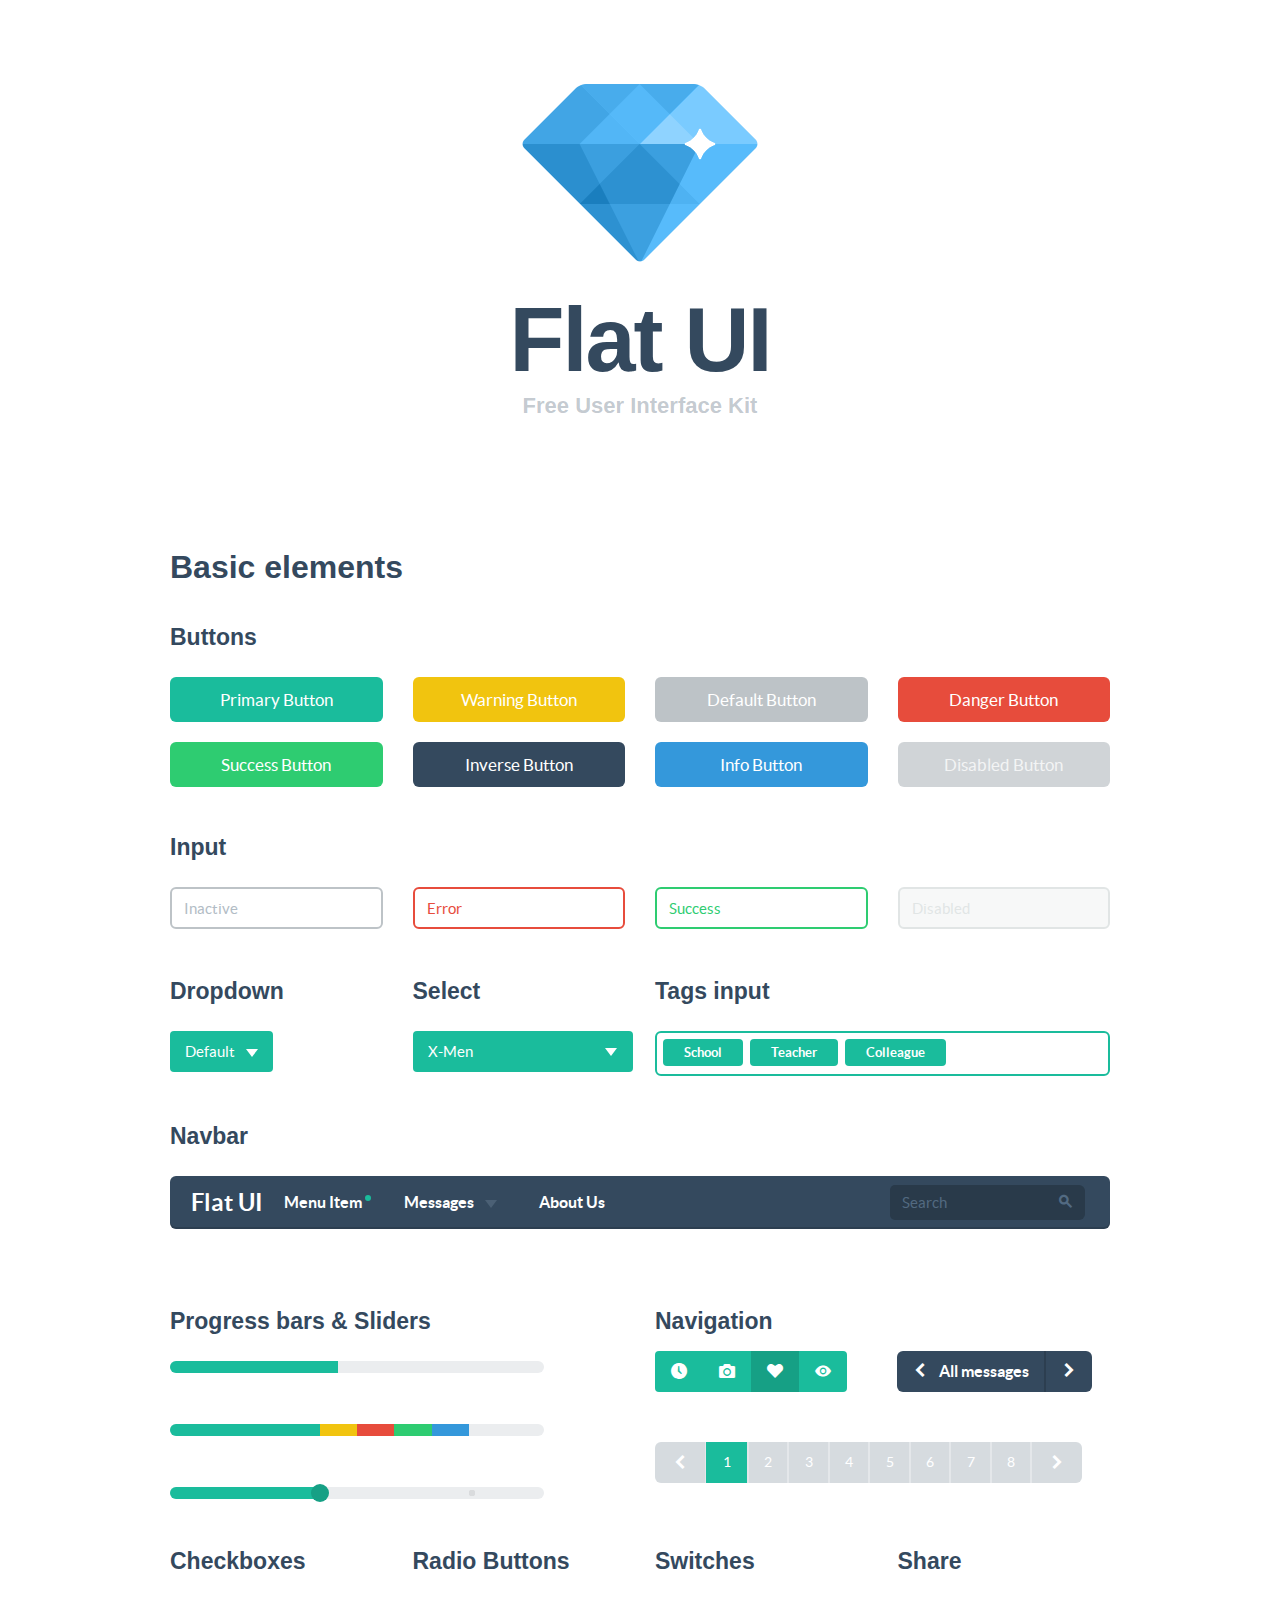
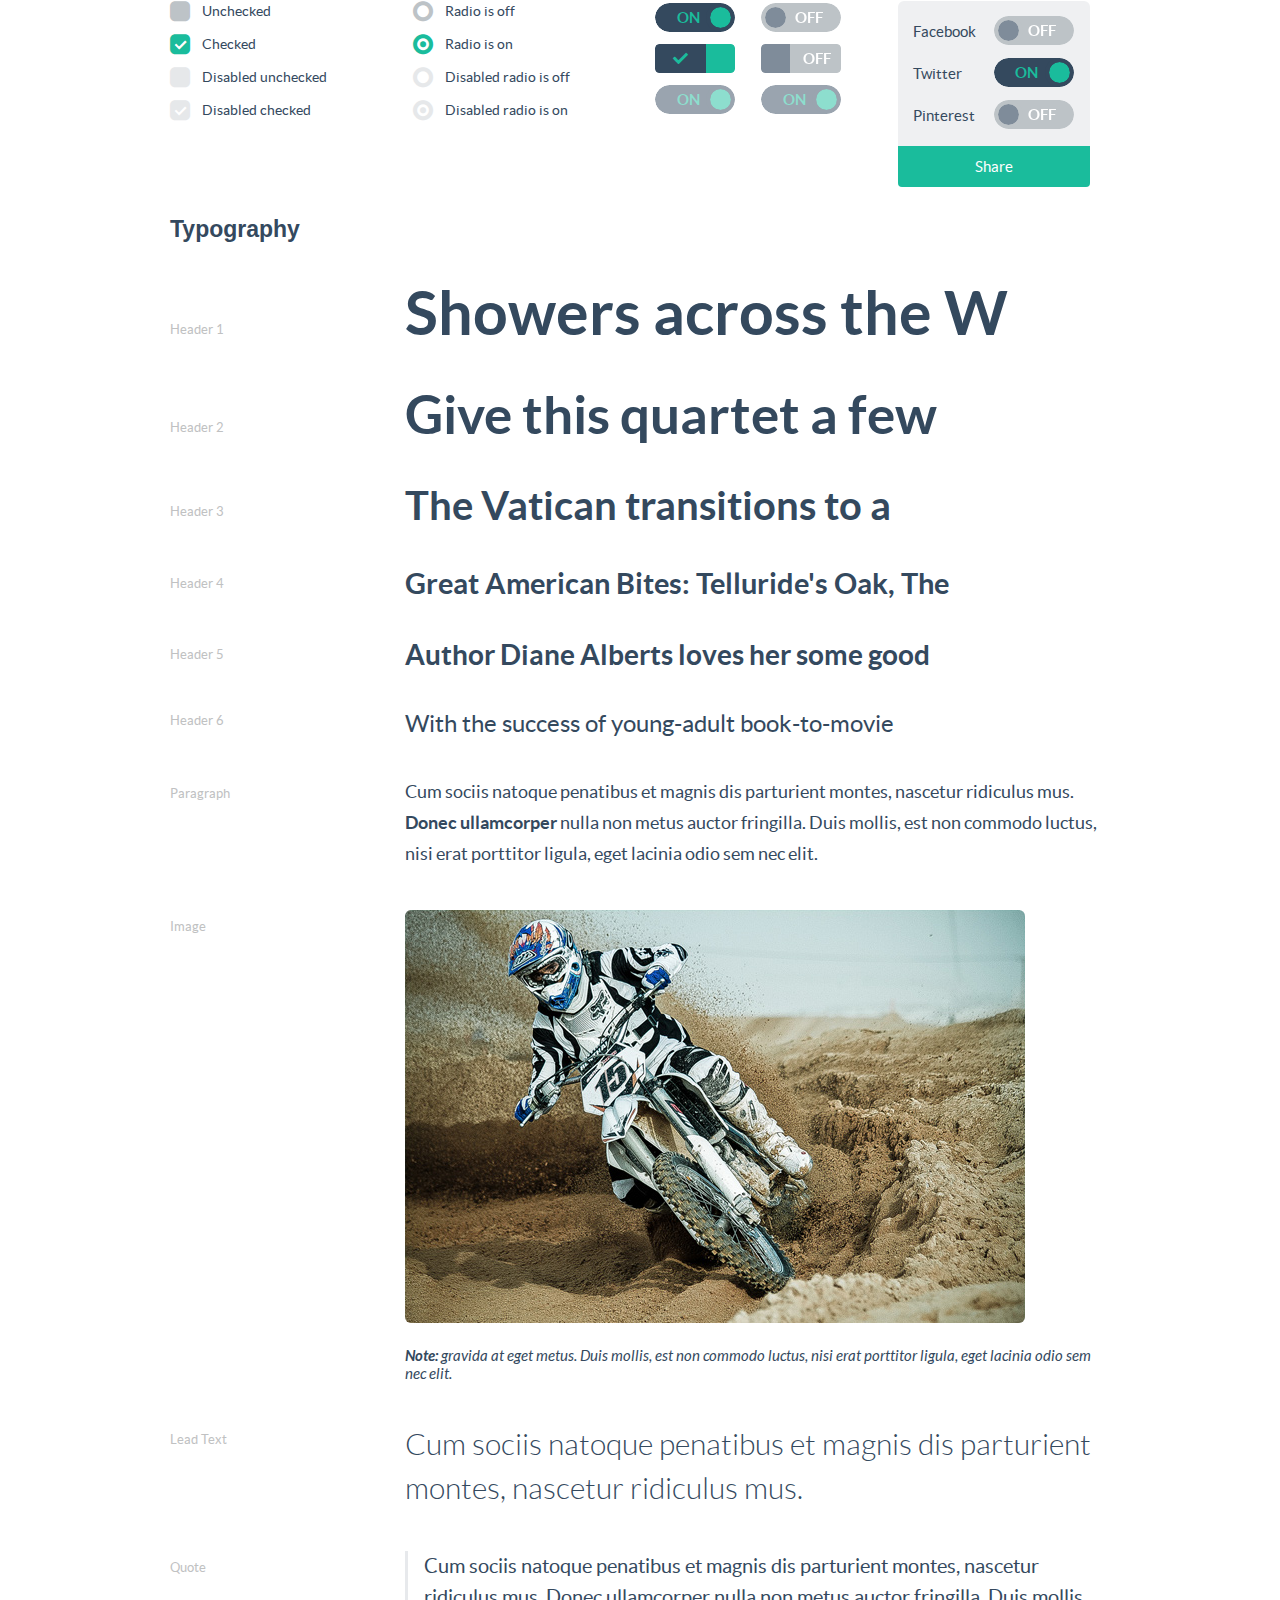
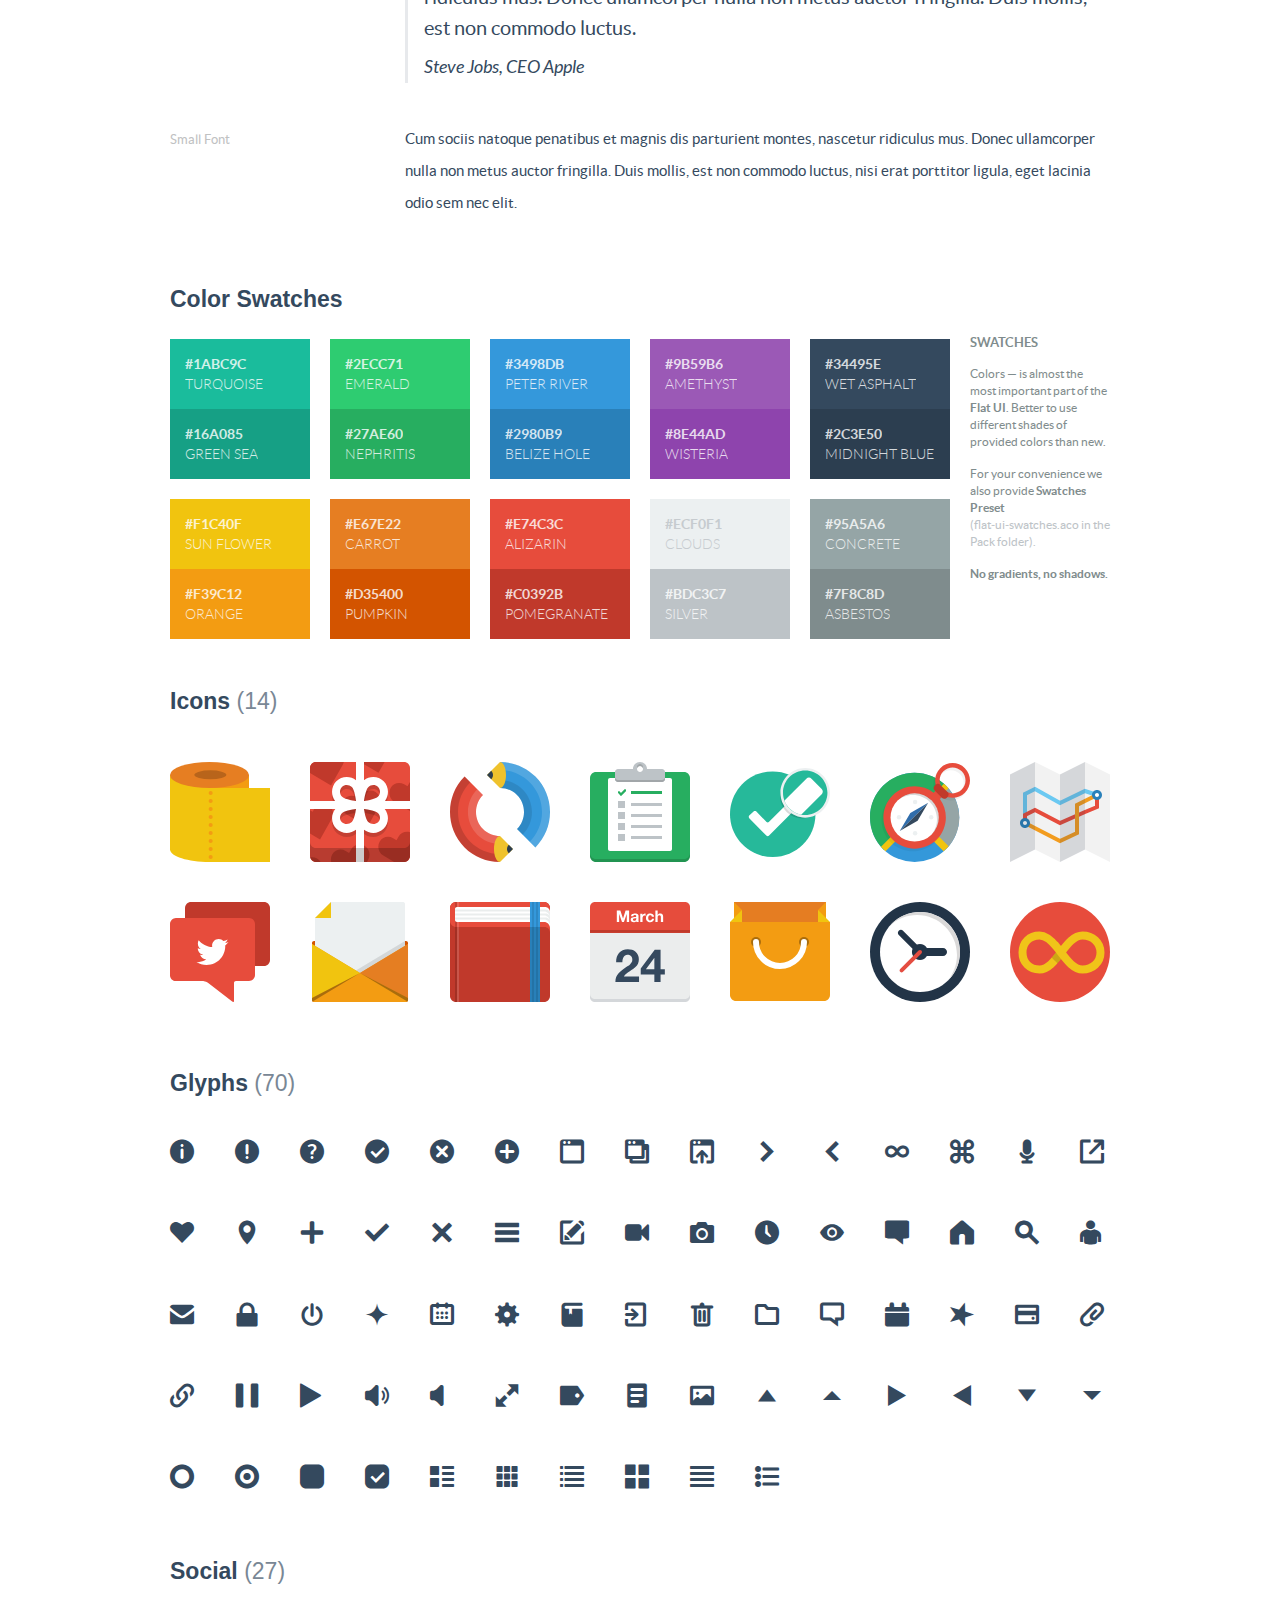
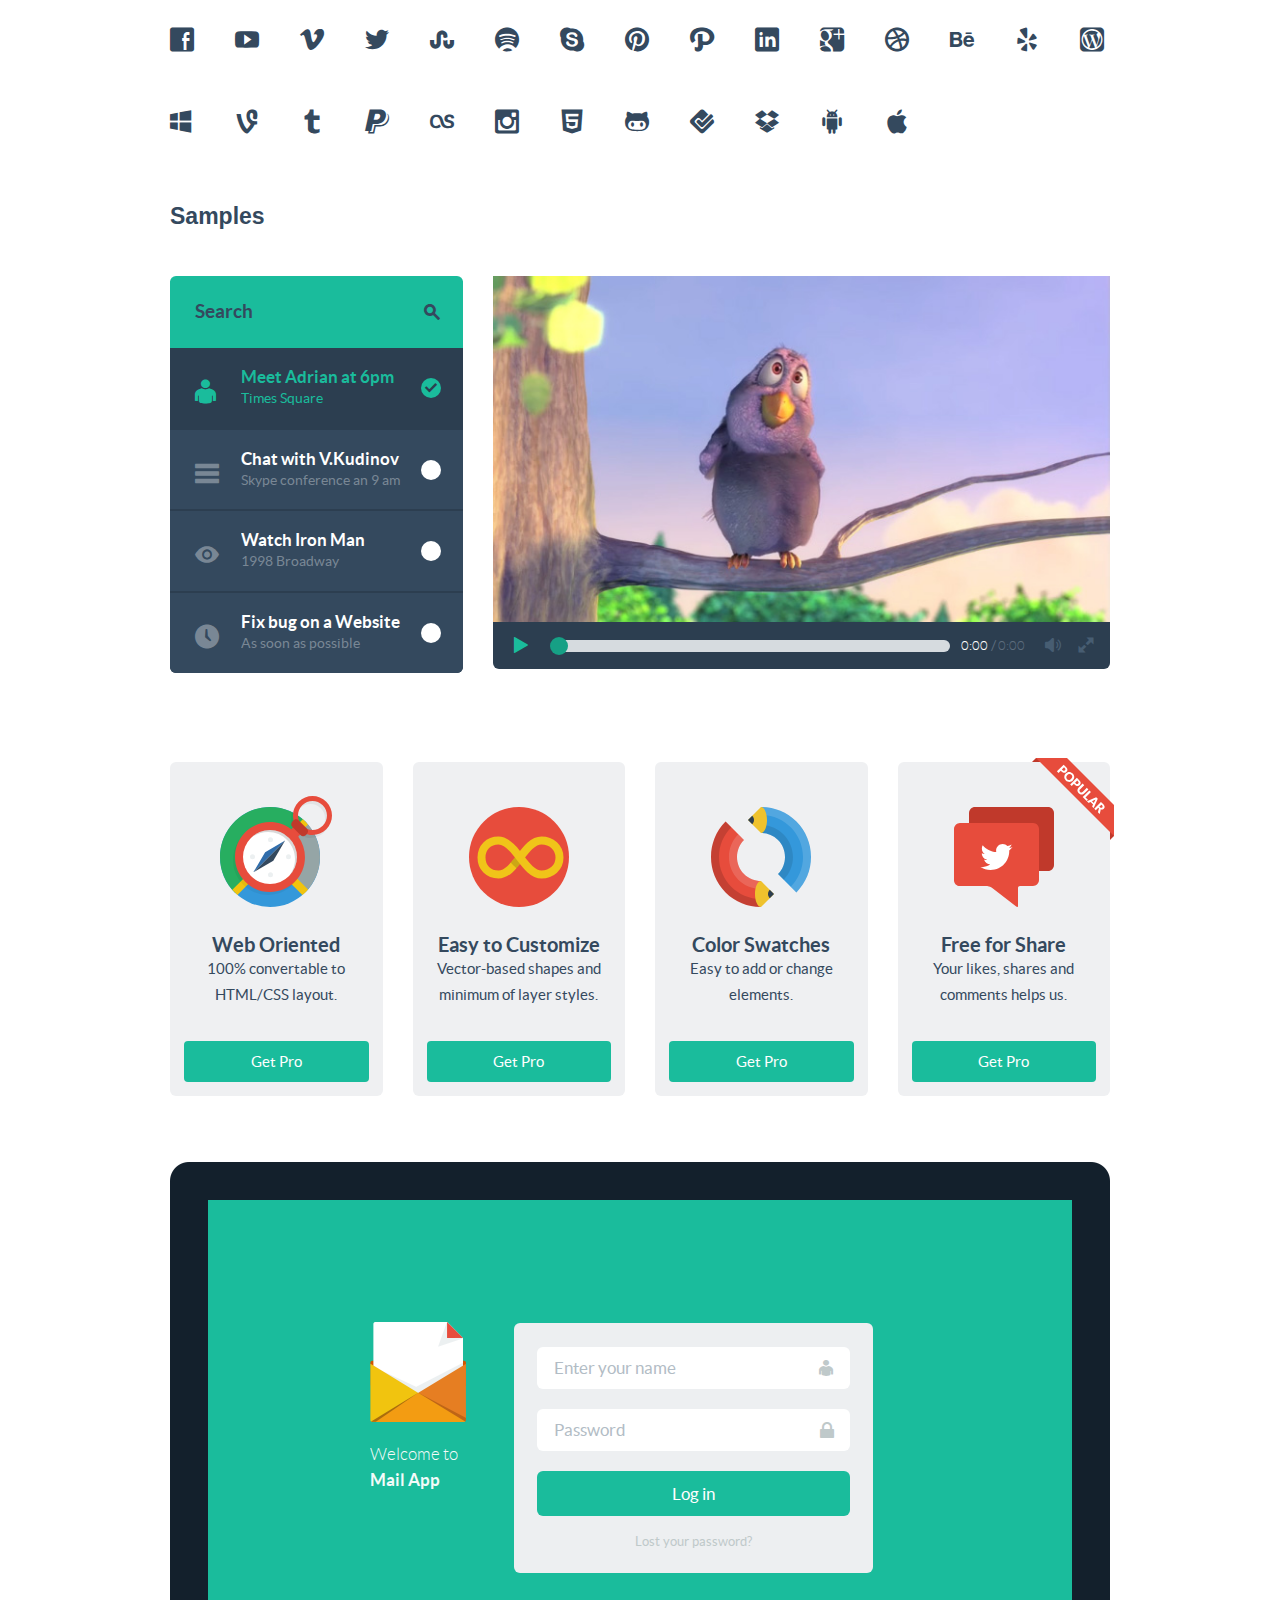
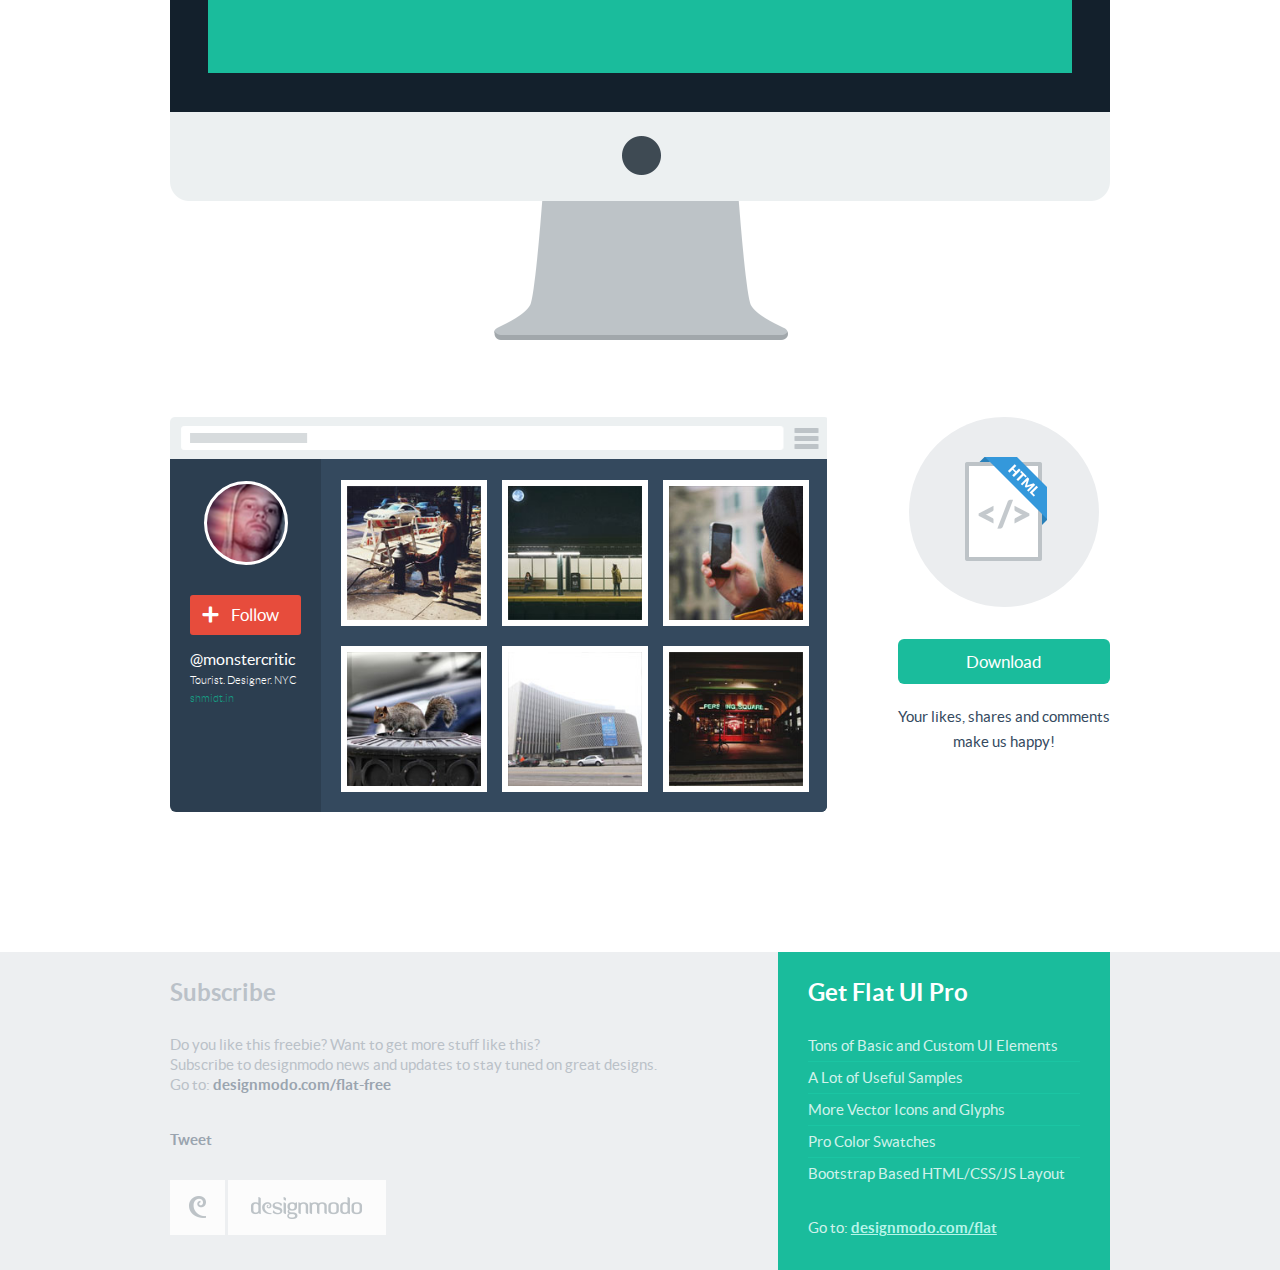
<file: target/classes/static/bower_components/flat-ui/index.html>
<!DOCTYPE html>
<html lang="en">
  <head>
    <meta charset="utf-8">
    <title>Flat UI - Free Bootstrap Framework and Theme</title>
    <meta name="description" content="Flat UI Kit Free is a Twitter Bootstrap Framework design and Theme, this responsive framework includes a PSD and HTML version."/>

    <meta name="viewport" content="width=1000, initial-scale=1.0, maximum-scale=1.0">

    <!-- Loading Bootstrap -->
    <link href="dist/css/vendor/bootstrap/css/bootstrap.min.css" rel="stylesheet">

    <!-- Loading Flat UI -->
    <link href="dist/css/flat-ui.css" rel="stylesheet">
    <link href="docs/assets/css/demo.css" rel="stylesheet">

    <link rel="shortcut icon" href="img/favicon.ico">

    <!-- HTML5 shim, for IE6-8 support of HTML5 elements. All other JS at the end of file. -->
    <!--[if lt IE 9]>
      <script src="dist/js/vendor/html5shiv.js"></script>
      <script src="dist/js/vendor/respond.min.js"></script>
    <![endif]-->
  </head>
  <body>
    <div class="container">
      <div class="demo-headline">
        <h1 class="demo-logo">
          <div class="logo"></div>
          Flat UI
          <small>Free User Interface Kit</small>
        </h1>
      </div> <!-- /demo-headline -->

      <h1 class="demo-section-title">Basic elements</h1>
      <h3 class="demo-panel-title">Buttons</h3>

      <div class="row demo-row">
        <div class="col-xs-3">
          <a href="#fakelink" class="btn btn-block btn-lg btn-primary">Primary Button</a>
        </div>
        <div class="col-xs-3">
          <a href="#fakelink" class="btn btn-block btn-lg btn-warning">Warning Button</a>
        </div>
        <div class="col-xs-3">
          <a href="#fakelink" class="btn btn-block btn-lg btn-default">Default Button</a>
        </div>
        <div class="col-xs-3">
          <a href="#fakelink" class="btn btn-block btn-lg btn-danger">Danger Button</a>
        </div>
      </div> <!-- /row -->

      <div class="row demo-row">
        <div class="col-xs-3">
          <a href="#fakelink" class="btn btn-block btn-lg btn-success">Success Button</a>
        </div>
        <div class="col-xs-3">
          <a href="#fakelink" class="btn btn-block btn-lg btn-inverse">Inverse Button</a>
        </div>
        <div class="col-xs-3">
          <a href="#fakelink" class="btn btn-block btn-lg btn-info">Info Button</a>
        </div>
        <div class="col-xs-3">
          <a href="#fakelink" class="btn btn-block btn-lg btn-default disabled">Disabled Button</a>
        </div>
      </div> <!-- /row -->

      <h3 class="demo-panel-title">Input</h3>
      <div class="row">
        <div class="col-xs-3">
          <div class="form-group">
            <input type="text" value="" placeholder="Inactive" class="form-control" />
          </div>
        </div>
        <div class="col-xs-3">
          <div class="form-group has-error">
            <input type="text" value="" placeholder="Error" class="form-control" />
          </div>
        </div>
        <div class="col-xs-3">
          <div class="form-group has-success">
            <input type="text" value="" placeholder="Success" class="form-control" />
            <span class="input-icon fui-check-inverted"></span>
          </div>
        </div>
        <div class="col-xs-3">
          <div class="form-group">
            <input type="text" value="Disabled" disabled="disabled" class="form-control" />
          </div>
        </div>
      </div> <!-- /row -->

      <div class="row">
        <div class="col-xs-3">
          <h3 class="demo-panel-title">Dropdown</h3>

          <div class="btn-group">
            <button data-toggle="dropdown" class="btn btn-primary dropdown-toggle" type="button">Default <span class="caret"></span></button>
            <ul role="menu" class="dropdown-menu">
              <li><a href="#">Action</a></li>
              <li><a href="#">Another action</a></li>
              <li><a href="#">Something else here</a></li>
              <li class="divider"></li>
              <li><a href="#">Separated link</a></li>
            </ul>
          </div><!-- /btn-group -->
        </div> <!-- /.col-xs-3 -->
        <div class="col-xs-3">
          <h3 class="demo-panel-title">Select</h3>
          <select class="form-control select select-primary" data-toggle="select">
            <option value="0">Choose hero</option>
            <option value="1">Spider Man</option>
            <option value="2">Wolverine</option>
            <option value="3">Captain America</option>
            <option value="4" selected>X-Men</option>
            <option value="5">Crocodile</option>
          </select>
        </div> <!-- /.col-xs-3 -->
        <div class="col-xs-6">
          <h3 class="demo-panel-title">Tags input</h3>
          <div class="tagsinput-primary">
            <input name="tagsinput" class="tagsinput" data-role="tagsinput" value="School, Teacher, Colleague" />
          </div>
        </div> <!-- /.col-xs-6 -->
      </div> <!-- /.row -->

      <h3 class="demo-panel-title">Navbar</h3>
      <div class="row demo-row">
        <div class="col-xs-12">
          <nav class="navbar navbar-inverse navbar-embossed" role="navigation">
            <div class="navbar-header">
              <button type="button" class="navbar-toggle" data-toggle="collapse" data-target="#navbar-collapse-01">
                <span class="sr-only">Toggle navigation</span>
              </button>
              <a class="navbar-brand" href="#">Flat UI</a>
            </div>
            <div class="collapse navbar-collapse" id="navbar-collapse-01">
              <ul class="nav navbar-nav navbar-left">
                <li><a href="#fakelink">Menu Item<span class="navbar-unread">1</span></a></li>
                <li class="dropdown">
                  <a href="#" class="dropdown-toggle" data-toggle="dropdown">Messages <b class="caret"></b></a>
                  <span class="dropdown-arrow"></span>
                  <ul class="dropdown-menu">
                    <li><a href="#">Action</a></li>
                    <li><a href="#">Another action</a></li>
                    <li><a href="#">Something else here</a></li>
                    <li class="divider"></li>
                    <li><a href="#">Separated link</a></li>
                  </ul>
                </li>
                <li><a href="#fakelink">About Us</a></li>
               </ul>
               <form class="navbar-form navbar-right" action="#" role="search">
                <div class="form-group">
                  <div class="input-group">
                    <input class="form-control" id="navbarInput-01" type="search" placeholder="Search">
                    <span class="input-group-btn">
                      <button type="submit" class="btn"><span class="fui-search"></span></button>
                    </span>
                  </div>
                </div>
              </form>
            </div><!-- /.navbar-collapse -->
          </nav><!-- /navbar -->
        </div>
      </div> <!-- /row -->

      <div class="row">
        <div class="col-xs-5">
          <h3 class="demo-panel-title">Progress bars &amp; Sliders</h3>
          <div class="progress">
            <div class="progress-bar" style="width: 45%;"></div>
          </div>
          <br/>
          <div class="progress">
            <div class="progress-bar" style="width: 40%;"></div>
            <div class="progress-bar progress-bar-warning" style="width: 10%;"></div>
            <div class="progress-bar progress-bar-danger" style="width: 10%;"></div>
            <div class="progress-bar progress-bar-success" style="width: 10%;"></div>
            <div class="progress-bar progress-bar-info" style="width: 10%;"></div>
          </div>
          <br/>
          <div id="slider" class="ui-slider">
            <div class="ui-slider-segment"></div>
            <div class="ui-slider-segment"></div>
            <div class="ui-slider-segment"></div>
          </div>
        </div> <!-- /sliders -->

        <div class="col-xs-6 col-xs-offset-1">
          <h3 class="demo-panel-title">Navigation</h3>
          <div class="row demo-navigation">
            <div class="col-xs-6">
              <div class="btn-toolbar">
                <div class="btn-group">
                  <a class="btn btn-primary" href="#fakelink"><span class="fui-time"></span></a>
                  <a class="btn btn-primary" href="#fakelink"><span class="fui-photo"></span></a>
                  <a class="btn btn-primary active" href="#fakelink"><span class="fui-heart"></span></a>
                  <a class="btn btn-primary" href="#fakelink"><span class="fui-eye"></span></a>
                </div>
              </div> <!-- /toolbar -->
            </div>
            <div class="col-xs-6 demo-pager">
              <ul class="pager">
                <li class="previous">
                  <a href="#fakelink">
                    <span class="fui-arrow-left"></span>
                    <span>All messages</span>
                  </a>
                </li>
                <li class="next">
                  <a href="#fakelink">
                    <span class="fui-arrow-right"></span>
                  </a>
                </li>
              </ul> <!-- /pager -->
            </div>
          </div> <!-- /demo-navigation -->

          <div >
            <ul class="pagination">
              <li class="previous"><a href="#fakelink" class="fui-arrow-left"></a></li>
              <li class="active"><a href="#fakelink">1</a></li>
              <li><a href="#fakelink">2</a></li>
              <li><a href="#fakelink">3</a></li>
              <li><a href="#fakelink">4</a></li>
              <li><a href="#fakelink">5</a></li>
              <li><a href="#fakelink">6</a></li>
              <li><a href="#fakelink">7</a></li>
              <li><a href="#fakelink">8</a></li>
              <li class="next"><a href="#fakelink" class="fui-arrow-right"></a></li>
            </ul>
          </div> <!-- /pagination -->
        </div> <!-- /navigation -->
      </div> <!-- /row -->

      <div class="row">
        <div class="col-xs-3">
          <h3 class="demo-panel-title">Checkboxes</h3>
          <label class="checkbox" for="checkbox1">
            <input type="checkbox" value="" id="checkbox1" data-toggle="checkbox">
            Unchecked
          </label>
          <label class="checkbox" for="checkbox2">
            <input type="checkbox" checked="checked" value="" id="checkbox2" data-toggle="checkbox" checked="">
            Checked
          </label>
          <label class="checkbox" for="checkbox3">
            <input type="checkbox" value="" id="checkbox3" data-toggle="checkbox" disabled="">
            Disabled unchecked
          </label>
          <label class="checkbox" for="checkbox4">
            <input type="checkbox" checked="checked" value="" id="checkbox4" data-toggle="checkbox" disabled="" checked="">
            Disabled checked
          </label>
        </div> <!-- /checkboxes col-xs-3 -->

        <div class="col-xs-3">
          <h3 class="demo-panel-title">Radio Buttons</h3>
          <label class="radio">
            <input type="radio" name="optionsRadios" id="optionsRadios1" value="option1" data-toggle="radio">
            Radio is off
          </label>
          <label class="radio">
            <input type="radio" name="optionsRadios" id="optionsRadios2" value="option1" data-toggle="radio" checked="">
            Radio is on
          </label>

          <label class="radio">
            <input type="radio" name="optionsRadiosDisabled" id="optionsRadios3" value="option2" data-toggle="radio" disabled="">
            Disabled radio is off
          </label>
          <label class="radio">
            <input type="radio" name="optionsRadiosDisabled" id="optionsRadios4" value="option2" data-toggle="radio" checked="" disabled="">
            Disabled radio is on
          </label>
        </div> <!-- /radios col-xs-3 -->

        <div class="col-xs-3">
          <h3 class="demo-panel-title">Switches</h3>

          <table width="100%">
            <tr>
              <td width="50%" class="pbm">
                <input type="checkbox" checked data-toggle="switch" id="custom-switch-01" />
              </td>
              <td class="pbm">
                <input type="checkbox" data-toggle="switch" id="custom-switch-02" />
              </td>
            </tr>
            <tr>
              <td class="pbm">
                <div class="bootstrap-switch-square">
                  <input type="checkbox" checked data-toggle="switch" id="custom-switch-03" data-on-text="<span class='fui-check'></span>" data-off-text="<span class='fui-cross'></span>" />
                </div>
              </td>
              <td class="pbm">
                <div class="bootstrap-switch-square">
                  <input type="checkbox" data-toggle="switch" id="custom-switch-04" />
                </div>
              </td>
            </tr>
            <tr>
              <td>
                <input type="checkbox" checked disabled data-toggle="switch" id="custom-switch-5" />
              </td>
              <td>
                <input type="checkbox" checked disabled data-toggle="switch" id="custom-switch-6" />
              </td>
            </tr>
          </table>
        </div> <!-- /.col-xs-3 -->
        <div class="col-xs-3">
          <h3 class="demo-panel-title">Share</h3>
          <div class="share mrl">
            <ul>
              <li>
                <label class="share-label" for="share-toggle2">Facebook</label>
                <input type="checkbox" data-toggle="switch" />
              </li>
              <li>
                <label class="share-label" for="share-toggle4">Twitter</label>
                <input type="checkbox" checked="" data-toggle="switch" />
              </li>
              <li>
                <label class="share-label" for="share-toggle6">Pinterest</label>
                <input type="checkbox" data-toggle="switch" />
              </li>
            </ul>
            <a href="#" class="btn btn-primary btn-block btn-large">Share</a>
          </div> <!-- /share -->
        </div><!-- /.col-xs-3 -->
      </div> <!-- /.row -->

      <div class="demo-row typography-row">
      	<div class="demo-title">
      		<h3 class="demo-panel-title">Typography</h3>
      	</div>
      	<div class="demo-content">
      		<div class="demo-type-example">
	      		<h1><span class="demo-heading-note">Header 1</span>Showers across the W</h1>
      		</div>
      		<div class="demo-type-example">
	      		<h2><span class="demo-heading-note">Header 2</span>Give this quartet a few</h2>
      		</div>
      		<div class="demo-type-example">
	      		<h3><span class="demo-heading-note">Header 3</span>The Vatican transitions to a</h3>
      		</div>
      		<div class="demo-type-example">
	      		<h4><span class="demo-heading-note">Header 4</span>Great American Bites: Telluride's Oak, The</h4>
      		</div>
      		<div class="demo-type-example">
	      		<h5><span class="demo-heading-note">Header 5</span>Author Diane Alberts loves her some good</h5>
      		</div>
      		<div class="demo-type-example">
	      		<h6><span class="demo-heading-note">Header 6</span>With the success of young-adult book-to-movie</h6>
      		</div>
      		<div class="demo-type-example">
	      		<span class="demo-text-note">Paragraph</span>
	          <p>Cum sociis natoque penatibus et magnis dis parturient montes, nascetur ridiculus mus. <strong>Donec ullamcorper</strong> nulla non metus auctor fringilla. Duis mollis, est non commodo luctus, nisi erat porttitor ligula, eget lacinia odio sem nec elit.</p>
      		</div>
      		<div class="demo-type-example">
	      		<span class="demo-text-note">Image</span>
	          <img src="docs/assets/img/example-image.jpg" alt="example-image" class="img-rounded img-responsive">
	          <p class="img-comment"><strong>Note:</strong> gravida at eget metus. Duis mollis, est non commodo luctus, nisi erat porttitor ligula, eget lacinia odio sem nec elit.</p>
      		</div>
      		<div class="demo-type-example">
	      		<span class="demo-text-note">Lead Text</span>
						<p class="lead">Cum sociis natoque penatibus et magnis dis parturient montes, nascetur ridiculus mus.</p>
      		</div>
      		<div class="demo-type-example">
	      		<span class="demo-text-note">Quote</span>
	          <blockquote>
	            <p>Cum sociis natoque penatibus et magnis dis parturient montes, nascetur ridiculus mus. Donec ullamcorper nulla non metus auctor fringilla. Duis mollis, est non commodo luctus.</p>
	            <small>Steve Jobs, CEO Apple</small>
	          </blockquote>
      		</div>
      		<div class="demo-type-example">
	      		<span class="demo-text-note">Small Font</span>
	          <p><small>Cum sociis natoque penatibus et magnis dis parturient montes, nascetur ridiculus mus. Donec ullamcorper nulla non metus auctor fringilla. Duis mollis, est non commodo luctus, nisi erat porttitor ligula, eget lacinia odio sem nec elit.</small></p>
      		</div>
      	</div><!-- /.demo-content-wide -->
      </div><!-- /.demo-row -->

      <h3 class="demo-panel-title">Color Swatches</h3>
      <div class="row demo-swatches-row">
	      <div class="swatches-col">
		      <div class="pallete-item">
			      <dl class="palette palette-turquoise">
                <dt>#1abc9c</dt>
                <dd>Turquoise</dd>
              </dl>
              <dl class="palette palette-green-sea">
                <dt>#16a085</dt>
                <dd>Green sea</dd>
              </dl>
		      </div>
		      <div class="pallete-item">
			      <dl class="palette palette-emerald">
              <dt>#2ecc71</dt>
              <dd>Emerald</dd>
            </dl>
            <dl class="palette palette-nephritis">
              <dt>#27ae60</dt>
              <dd>Nephritis</dd>
            </dl>
		      </div>
		      <div class="pallete-item">
			      <dl class="palette palette-peter-river">
              <dt>#3498db</dt>
              <dd>Peter river</dd>
            </dl>
            <dl class="palette palette-belize-hole">
              <dt>#2980b9</dt>
              <dd>Belize hole</dd>
            </dl>
		      </div>
		      <div class="pallete-item">
			      <dl class="palette palette-amethyst">
              <dt>#9b59b6</dt>
              <dd>Amethyst</dd>
            </dl>
            <dl class="palette palette-wisteria">
              <dt>#8e44ad</dt>
              <dd>Wisteria</dd>
            </dl>
		      </div>
		      <div class="pallete-item">
			      <dl class="palette palette-wet-asphalt">
              <dt>#34495e</dt>
              <dd>Wet asphalt</dd>
            </dl>
            <dl class="palette palette-midnight-blue">
              <dt>#2c3e50</dt>
              <dd>Midnight blue</dd>
            </dl>
		      </div>
		      <div class="pallete-item">
			      <dl class="palette palette-sun-flower">
              <dt>#f1c40f</dt>
              <dd>Sun flower</dd>
            </dl>
            <dl class="palette palette-orange">
              <dt>#f39c12</dt>
              <dd>Orange</dd>
            </dl>
		      </div>
		      <div class="pallete-item">
			      <dl class="palette palette-carrot">
              <dt>#e67e22</dt>
              <dd>Carrot</dd>
            </dl>
            <dl class="palette palette-pumpkin">
              <dt>#d35400</dt>
              <dd>Pumpkin</dd>
            </dl>
		      </div>
		      <div class="pallete-item">
			      <dl class="palette palette-alizarin">
              <dt>#e74c3c</dt>
              <dd>Alizarin</dd>
            </dl>
            <dl class="palette palette-pomegranate">
              <dt>#c0392b</dt>
              <dd>Pomegranate</dd>
            </dl>
		      </div>
		      <div class="pallete-item">
			      <dl class="palette palette-clouds">
              <dt>#ecf0f1</dt>
              <dd>Clouds</dd>
            </dl>
            <dl class="palette palette-silver">
              <dt>#bdc3c7</dt>
              <dd>Silver</dd>
            </dl>
		      </div>
		      <div class="pallete-item">
			      <dl class="palette palette-concrete">
              <dt>#95a5a6</dt>
              <dd>Concrete</dd>
            </dl>
            <dl class="palette palette-asbestos">
              <dt>#7f8c8d</dt>
              <dd>Asbestos</dd>
            </dl>
		      </div>
	      </div> <!-- /swatches items -->
	      <div class="swatches-desc-col">
		      <h6 class="palette-headline">SWATCHES</h6>
          <p class="palette-paragraph">
            Colors &mdash; is almost the most important part of the <strong>Flat UI</strong>. Better to use different shades of provided colors than new.
          </p>
          <p class="palette-paragraph">
            For your convenience we also provide <strong>Swatches Preset</strong> <span>(flat&#8209;ui&#8209;swatches.aco in the Pack folder).</span>
          </p>
          <p class="palette-paragraph">
            <strong>No gradients, no shadows.</strong>
          </p>
	      </div> <!-- /swatches desc -->
      </div> <!-- /swatches row -->

      <h3 class="demo-panel-title">Icons <small>(14)</small></h3>
      <div class="demo-illustrations">
        <div class="demo-content">
          <div><img src="img/icons/svg/toilet-paper.svg" alt="Toilet-Paper"></div>
          <div><img src="img/icons/svg/gift-box.svg" alt="Gift-Box"></div>
          <div><img src="img/icons/svg/pencils.svg" alt="Pensils"></div>
          <div><img src="img/icons/svg/clipboard.svg" alt="Clipboard"></div>
          <div><img src="img/icons/svg/retina.svg" alt="Retina"></div>
          <div><img src="img/icons/svg/compas.svg" alt="Compas"></div>
          <div><img src="img/icons/svg/map.svg" alt="Map"></div>
          <div><img src="img/icons/svg/chat.svg" alt="Chat"></div>
          <div><img src="img/icons/svg/mail.svg" alt="Mail"></div>
          <div><img src="img/icons/svg/book.svg" alt="Book"></div>
          <div><img src="img/icons/svg/calendar.svg" alt="Calendar"></div>
          <div><img src="img/icons/svg/paper-bag.svg" alt="Pocket"></div>
          <div><img src="img/icons/svg/clocks.svg" alt="Watches"></div>
          <div><img src="img/icons/svg/loop.svg" alt="Infinity-Loop"></div>
        </div>
      </div>


      <h3 class="demo-panel-title">Glyphs <small>(70)</small></h3>
      <div class="demo-icons">
        <div class="demo-content">
          <span class="fui-info-circle"></span>
          <span class="fui-alert-circle"></span>
          <span class="fui-question-circle"></span>
          <span class="fui-check-circle"></span>
          <span class="fui-cross-circle"></span>
          <span class="fui-plus-circle"></span>
          <span class="fui-window"></span>
          <span class="fui-windows"></span>
          <span class="fui-upload"></span>
          <span class="fui-arrow-right"></span>
          <span class="fui-arrow-left"></span>
          <span class="fui-loop"></span>
          <span class="fui-cmd"></span>
          <span class="fui-mic"></span>
          <span class="fui-export"></span>
          <span class="fui-heart"></span>
          <span class="fui-location"></span>
          <span class="fui-plus"></span>
          <span class="fui-check"></span>
          <span class="fui-cross"></span>
          <span class="fui-list"></span>
          <span class="fui-new"></span>
          <span class="fui-video"></span>
          <span class="fui-photo"></span>
          <span class="fui-time"></span>
          <span class="fui-eye"></span>
          <span class="fui-chat"></span>
          <span class="fui-home"></span>
          <span class="fui-search"></span>
          <span class="fui-user"></span>
          <span class="fui-mail"></span>
          <span class="fui-lock"></span>
          <span class="fui-power"></span>
          <span class="fui-star"></span>
          <span class="fui-calendar"></span>
          <span class="fui-gear"></span>
          <span class="fui-bookmark"></span>
          <span class="fui-exit"></span>
          <span class="fui-trash"></span>
          <span class="fui-folder"></span>
          <span class="fui-bubble"></span>
          <span class="fui-calendar-solid"></span>
          <span class="fui-star-2"></span>
          <span class="fui-credit-card"></span>
          <span class="fui-clip"></span>
          <span class="fui-link"></span>
          <span class="fui-pause"></span>
          <span class="fui-play"></span>
          <span class="fui-volume"></span>
          <span class="fui-mute"></span>
          <span class="fui-resize"></span>
          <span class="fui-tag"></span>
          <span class="fui-document"></span>
          <span class="fui-image"></span>
          <span class="fui-triangle-up"></span>
          <span class="fui-triangle-up-small"></span>
          <span class="fui-triangle-right-large"></span>
          <span class="fui-triangle-left-large"></span>
          <span class="fui-triangle-down"></span>
          <span class="fui-triangle-down-small"></span>
          <span class="fui-radio-unchecked"></span>
          <span class="fui-radio-checked"></span>
          <span class="fui-checkbox-unchecked"></span>
          <span class="fui-checkbox-checked"></span>
          <span class="fui-list-thumbnailed"></span>
          <span class="fui-list-small-thumbnails"></span>
          <span class="fui-list-numbered"></span>
          <span class="fui-list-large-thumbnails"></span>
          <span class="fui-list-columned"></span>
          <span class="fui-list-bulleted"></span>
        </div><!-- /.demo-content -->
      </div><!-- /.demo-icons -->

      <h3 class="demo-panel-title">Social <small>(27)</small></h3>
      <div class="demo-icons">
        <div class="demo-content">
          <span class="fui-facebook"></span>
          <span class="fui-youtube"></span>
          <span class="fui-vimeo"></span>
          <span class="fui-twitter"></span>
          <span class="fui-stumbleupon"></span>
          <span class="fui-spotify"></span>
          <span class="fui-skype"></span>
          <span class="fui-pinterest"></span>
          <span class="fui-path"></span>
          <span class="fui-linkedin"></span>
          <span class="fui-google-plus"></span>
          <span class="fui-dribbble"></span>
          <span class="fui-behance"></span>
          <span class="fui-yelp"></span>
          <span class="fui-wordpress"></span>
          <span class="fui-windows-8"></span>
          <span class="fui-vine"></span>
          <span class="fui-tumblr"></span>
          <span class="fui-paypal"></span>
          <span class="fui-lastfm"></span>
          <span class="fui-instagram"></span>
          <span class="fui-html5"></span>
          <span class="fui-github"></span>
          <span class="fui-foursquare"></span>
          <span class="fui-dropbox"></span>
          <span class="fui-android"></span>
          <span class="fui-apple"></span>
        </div><!-- /.demo-content -->
      </div><!-- /.demo-icons -->

      <h3 class="demo-panel-title mbl pbl">Samples</h3>
      <div class="row demo-samples">
        <div class="col-xs-4">
          <div class="todo">
            <div class="todo-search">
              <input class="todo-search-field" type="search" value="" placeholder="Search" />
            </div>
            <ul>
              <li class="todo-done">
                <div class="todo-icon fui-user"></div>
                <div class="todo-content">
                  <h4 class="todo-name">
                    Meet <strong>Adrian</strong> at <strong>6pm</strong>
                  </h4>
                  Times Square
                </div>
              </li>
              <li>
                <div class="todo-icon fui-list"></div>
                <div class="todo-content">
                  <h4 class="todo-name">
                    Chat with <strong>V.Kudinov</strong>
                  </h4>
                  Skype conference an 9 am
                </div>
              </li>
              <li>
                <div class="todo-icon fui-eye"></div>
                <div class="todo-content">
                  <h4 class="todo-name">
                    Watch <strong>Iron Man</strong>
                  </h4>
                  1998 Broadway
                </div>
              </li>
              <li>
                <div class="todo-icon fui-time"></div>
                <div class="todo-content">
                  <h4 class="todo-name">
                    Fix bug on a <strong>Website</strong>
                  </h4>
                  As soon as possible
                </div>
              </li>
            </ul>
          </div><!-- /.todo -->
        </div><!-- /.col-xs-4 -->

        <div class="col-xs-8">
          <video class="video-js" preload="auto" poster="docs/assets/img/video/poster.jpg" data-setup="{}">
            <source src="http://iurevych.github.com/Flat-UI-videos/big_buck_bunny.mp4" type="video/mp4">
            <source src="http://iurevych.github.com/Flat-UI-videos/big_buck_bunny.webm" type="video/webm">
          </video>
        </div> <!-- /video -->
      </div>

      <div class="row demo-tiles">
        <div class="col-xs-3">
          <div class="tile">
            <img src="img/icons/svg/compas.svg" alt="Compas" class="tile-image big-illustration">
            <h3 class="tile-title">Web Oriented</h3>
            <p>100% convertable to HTML/CSS layout.</p>
            <a class="btn btn-primary btn-large btn-block" href="http://designmodo.com/flat">Get Pro</a>
          </div>
        </div>

        <div class="col-xs-3">
          <div class="tile">
            <img src="img/icons/svg/loop.svg" alt="Infinity-Loop" class="tile-image">
            <h3 class="tile-title">Easy to Customize</h3>
            <p>Vector-based shapes and minimum of layer styles.</p>
            <a class="btn btn-primary btn-large btn-block" href="http://designmodo.com/flat">Get Pro</a>
          </div>
        </div>

        <div class="col-xs-3">
          <div class="tile">
            <img src="img/icons/svg/pencils.svg" alt="Pensils" class="tile-image">
            <h3 class="tile-title">Color Swatches</h3>
            <p>Easy to add or change elements. </p>
            <a class="btn btn-primary btn-large btn-block" href="http://designmodo.com/flat">Get Pro</a>
          </div>
        </div>

        <div class="col-xs-3">
          <div class="tile tile-hot">
            <img src="img/icons/svg/ribbon.svg" alt="ribbon" class="tile-hot-ribbon">
            <img src="img/icons/svg/chat.svg" alt="Chat" class="tile-image">
            <h3 class="tile-title">Free for Share</h3>
            <p>Your likes, shares and comments helps us.</p>
            <a class="btn btn-primary btn-large btn-block" href="http://designmodo.com/flat">Get Pro</a>
          </div>

        </div>
      </div> <!-- /tiles -->

      <div class="login">
        <div class="login-screen">
          <div class="login-icon">
            <img src="img/login/icon.png" alt="Welcome to Mail App" />
            <h4>Welcome to <small>Mail App</small></h4>
          </div>

          <div class="login-form">
            <div class="form-group">
              <input type="text" class="form-control login-field" value="" placeholder="Enter your name" id="login-name" />
              <label class="login-field-icon fui-user" for="login-name"></label>
            </div>

            <div class="form-group">
              <input type="password" class="form-control login-field" value="" placeholder="Password" id="login-pass" />
              <label class="login-field-icon fui-lock" for="login-pass"></label>
            </div>

            <a class="btn btn-primary btn-lg btn-block" href="#">Log in</a>
            <a class="login-link" href="#">Lost your password?</a>
          </div>
        </div>
      </div>

      <div class="row">
        <div class="col-xs-9">
          <div class="demo-browser">
            <div class="demo-browser-side">
              <div class="demo-browser-author"></div>
              <div class="demo-browser-action">
                <a class="btn btn-danger btn-lg btn-block" href="http://twitter.com/monstercritic" target="_blank">
                  <span class="fui-plus"></span>Follow
                </a>
              </div>
              <h5>@monstercritic</h5>
              <h6>
                Tourist. Designer. NYC
                <a href="http://shmidt.in" target="_blank">shmidt.in</a>
              </h6>
            </div>
            <div class="demo-browser-content">
              <img src="docs/assets/img/demo/browser-pic-1.jpg" alt="" />
              <img src="docs/assets/img/demo/browser-pic-2.jpg" alt="" />
              <img src="docs/assets/img/demo/browser-pic-3.jpg" alt="" />
              <img src="docs/assets/img/demo/browser-pic-4.jpg" alt="" />
              <img src="docs/assets/img/demo/browser-pic-5.jpg" alt="" />
              <img src="docs/assets/img/demo/browser-pic-6.jpg" alt="" />
            </div>
          </div>
        </div>

        <div class="col-xs-3">
          <div class="demo-download">
            <img src="docs/assets/img/demo/html-icon.png" src="Free PSD" />
          </div>

          <a href="https://github.com/designmodo/Flat-UI/archive/master.zip" class="btn btn-primary btn-lg btn-block">Download</a>

          <p class="demo-download-text">Your likes, shares and comments make us happy!</p>
        </div>
      </div> <!-- /download area -->

    </div> <!-- /container -->

    <footer>
      <div class="container">
        <div class="row">
          <div class="col-xs-7">
            <h3 class="footer-title">Subscribe</h3>
            <p>Do you like this freebie? Want to get more stuff like this?<br/>
              Subscribe to designmodo news and updates to stay tuned on great designs.<br/>
              Go to: <a href="http://designmodo.com/flat-free" target="_blank">designmodo.com/flat-free</a>
            </p>

            <p class="pvl">
              <a href="https://twitter.com/share" class="twitter-share-button" data-url="http://designmodo.com/flat-free/" data-text="Flat UI Free - PSD&amp;amp;HTML User Interface Kit" data-via="designmodo">Tweet</a>
							<script>!function(d,s,id){var js,fjs=d.getElementsByTagName(s)[0],p=/^http:/.test(d.location)?'http':'https';if(!d.getElementById(id)){js=d.createElement(s);js.id=id;js.src=p+'://platform.twitter.com/widgets.js';fjs.parentNode.insertBefore(js,fjs);}}(document, 'script', 'twitter-wjs');</script>
              <iframe src="http://ghbtns.com/github-btn.html?user=designmodo&repo=Flat-UI&type=watch&count=true" height="20" width="107" frameborder="0" scrolling="0" style="width:105px; height: 20px;" allowTransparency="true"></iframe>
              <iframe src="http://ghbtns.com/github-btn.html?user=designmodo&repo=Flat-UI&type=fork&count=true" height="20" width="107" frameborder="0" scrolling="0" style="width:105px; height: 20px;" allowTransparency="true"></iframe>
              <iframe src="http://ghbtns.com/github-btn.html?user=designmodo&type=follow&count=true" height="20" width="195" frameborder="0" scrolling="0" style="width:195px; height: 20px;" allowTransparency="true"></iframe>
            </p>

            <a class="footer-brand" href="http://designmodo.com" target="_blank">
              <img src="docs/assets/img/footer/logo.png" alt="Designmodo.com" />
            </a>
          </div> <!-- /col-xs-7 -->

          <div class="col-xs-5">
            <div class="footer-banner">
              <h3 class="footer-title">Get Flat UI Pro</h3>
              <ul>
                <li>Tons of Basic and Custom UI Elements</li>
                <li>A Lot of Useful Samples</li>
                <li>More Vector Icons and Glyphs</li>
                <li>Pro Color Swatches</li>
                <li>Bootstrap Based HTML/CSS/JS Layout</li>
              </ul>
              Go to: <a href="http://designmodo.com/flat" target="_blank">designmodo.com/flat</a>
            </div>
          </div>
        </div>
      </div>
    </footer>

    <script src="dist/js/vendor/jquery.min.js"></script>
    <script src="dist/js/vendor/video.js"></script>
    <script src="dist/js/flat-ui.min.js"></script>
    <script src="docs/assets/js/application.js"></script>

    <script>
      videojs.options.flash.swf = "dist/js/vendors/video-js.swf"
    </script>
  </body>
</html>
</file>
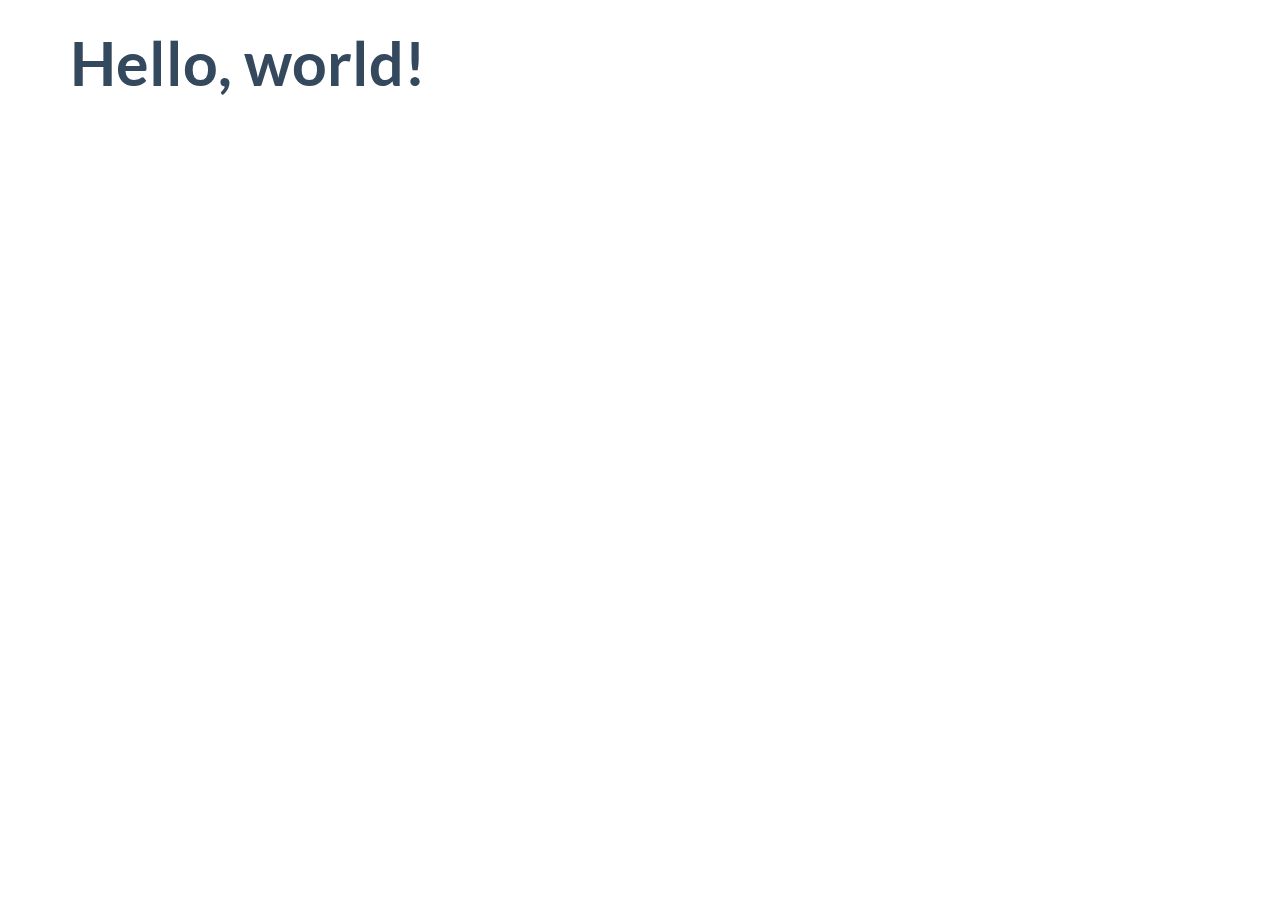
<file: target/classes/static/bower_components/flat-ui/dist/index.html>
<!DOCTYPE html>
<html lang="en">
  <head>
    <meta charset="utf-8">
    <title>Flat UI Free 101 Template</title>
    <meta name="viewport" content="width=device-width, initial-scale=1.0">

    <!-- Loading Bootstrap -->
    <link href="../dist/css/vendor/bootstrap/css/bootstrap.min.css" rel="stylesheet">

    <!-- Loading Flat UI -->
    <link href="../dist/css/flat-ui.min.css" rel="stylesheet">

    <link rel="shortcut icon" href="img/favicon.ico">

    <!-- HTML5 shim, for IE6-8 support of HTML5 elements. All other JS at the end of file. -->
    <!--[if lt IE 9]>
      <script src="js/vendor/html5shiv.js"></script>
      <script src="js/vendor/respond.min.js"></script>
    <![endif]-->
  </head>
  <body>
    <div class="container">
        <h1>Hello, world!</h1>
    </div>
    <!-- /.container -->


    <!-- jQuery (necessary for Flat UI's JavaScript plugins) -->
    <script src="../dist/js/vendor/jquery.min.js"></script>
    <!-- Include all compiled plugins (below), or include individual files as needed -->
    <script src="../dist/js/vendor/video.js"></script>
    <script src="../dist/js/flat-ui.min.js"></script>

  </body>
</html>
</file>
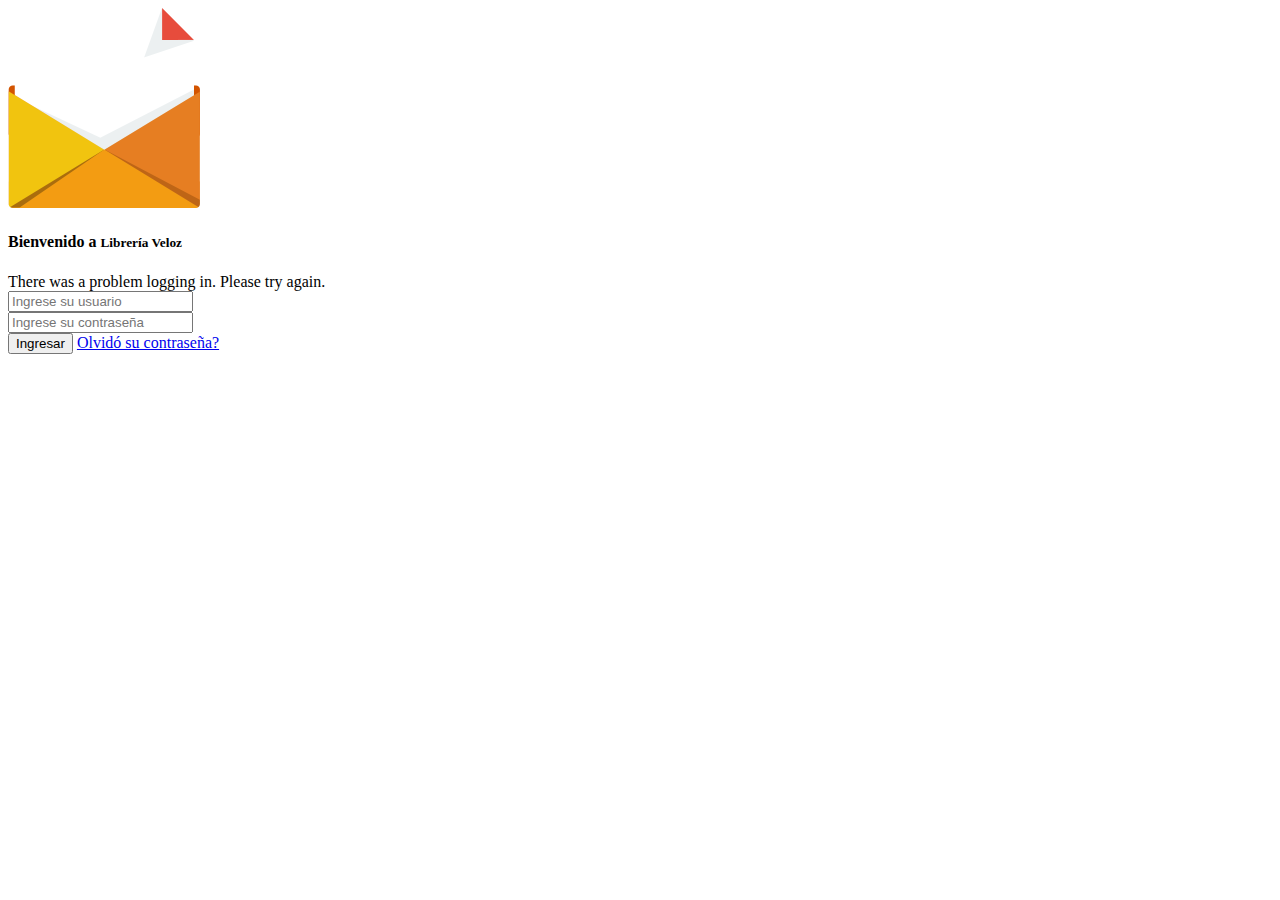
<file: target/classes/static/login.html>
<!DOCTYPE html>
<!--
To change this license header, choose License Headers in Project Properties.
To change this template file, choose Tools | Templates
and open the template in the editor.
-->
<html>
<head>
    <title>TODO supply a title</title>
    <meta charset="UTF-8">
    <meta name="viewport" content="width=device-width, initial-scale=1.0">
    <link rel="stylesheet" href="bower_components/flat-ui/docs/assets/css/demo.css"/>
</head>
<body>
<div class="container">
    <div class="login">
        <div class="login-screen">
            <div class="login-icon">
                <img src="bower_components/flat-ui/img/login/icon.png" alt="Welcome to Mail App">
                <h4>Bienvenido a
                    <small>Librería Veloz</small>
                </h4>
            </div>
            <div class="login-form">
                <div class="alert alert-danger" ng-show="controller.error">
                    There was a problem logging in. Please try again.
                </div>
                <form role="form" ng-submit="controller.login()">
                    <div class="form-group">
                        <input id="username" name="username" ng-model="controller.credentials.username"
                               class="form-control login-field" placeholder="Ingrese su usuario" type="text">
                        <label class="login-field-icon fui-user" for="username"></label>
                    </div>

                    <div class="form-group">
                        <input id="password" name="password" ng-model="controller.credentials.password"
                               class="form-control login-field" placeholder="Ingrese su contraseña" type="password">
                        <label class="login-field-icon fui-lock" for="password"></label>
                    </div>
                    <button type="submit" class="btn btn-primary btn-lg btn-block">Ingresar</button>
                    <a class="login-link" href="#">Olvidó su contraseña?</a>
                </form>
            </div>
        </div>
    </div>
</div>
</body>
</html>
</file>
<file: target/classes/static/bower_components/flat-ui/dist/css/flat-ui.css>
@font-face {
  font-family: 'Lato';
  src: url('../fonts/lato/lato-black.eot');
  src: url('../fonts/lato/lato-black.eot?#iefix') format('embedded-opentype'), url('../fonts/lato/lato-black.woff') format('woff'), url('../fonts/lato/lato-black.ttf') format('truetype'), url('../fonts/lato/lato-black.svg#latoblack') format('svg');
  font-weight: 900;
  font-style: normal;
}
@font-face {
  font-family: 'Lato';
  src: url('../fonts/lato/lato-bold.eot');
  src: url('../fonts/lato/lato-bold.eot?#iefix') format('embedded-opentype'), url('../fonts/lato/lato-bold.woff') format('woff'), url('../fonts/lato/lato-bold.ttf') format('truetype'), url('../fonts/lato/lato-bold.svg#latobold') format('svg');
  font-weight: bold;
  font-style: normal;
}
@font-face {
  font-family: 'Lato';
  src: url('../fonts/lato/lato-bolditalic.eot');
  src: url('../fonts/lato/lato-bolditalic.eot?#iefix') format('embedded-opentype'), url('../fonts/lato/lato-bolditalic.woff') format('woff'), url('../fonts/lato/lato-bolditalic.ttf') format('truetype'), url('../fonts/lato/lato-bolditalic.svg#latobold-italic') format('svg');
  font-weight: bold;
  font-style: italic;
}
@font-face {
  font-family: 'Lato';
  src: url('../fonts/lato/lato-italic.eot');
  src: url('../fonts/lato/lato-italic.eot?#iefix') format('embedded-opentype'), url('../fonts/lato/lato-italic.woff') format('woff'), url('../fonts/lato/lato-italic.ttf') format('truetype'), url('../fonts/lato/lato-italic.svg#latoitalic') format('svg');
  font-weight: normal;
  font-style: italic;
}
@font-face {
  font-family: 'Lato';
  src: url('../fonts/lato/lato-light.eot');
  src: url('../fonts/lato/lato-light.eot?#iefix') format('embedded-opentype'), url('../fonts/lato/lato-light.woff') format('woff'), url('../fonts/lato/lato-light.ttf') format('truetype'), url('../fonts/lato/lato-light.svg#latolight') format('svg');
  font-weight: 300;
  font-style: normal;
}
@font-face {
  font-family: 'Lato';
  src: url('../fonts/lato/lato-regular.eot');
  src: url('../fonts/lato/lato-regular.eot?#iefix') format('embedded-opentype'), url('../fonts/lato/lato-regular.woff') format('woff'), url('../fonts/lato/lato-regular.ttf') format('truetype'), url('../fonts/lato/lato-regular.svg#latoregular') format('svg');
  font-weight: normal;
  font-style: normal;
}
@font-face {
  font-family: 'Flat-UI-Icons';
  src: url('../fonts/glyphicons/flat-ui-icons-regular.eot');
  src: url('../fonts/glyphicons/flat-ui-icons-regular.eot?#iefix') format('embedded-opentype'), url('../fonts/glyphicons/flat-ui-icons-regular.woff') format('woff'), url('../fonts/glyphicons/flat-ui-icons-regular.ttf') format('truetype'), url('../fonts/glyphicons/flat-ui-icons-regular.svg#flat-ui-icons-regular') format('svg');
}
[class^="fui-"],
[class*="fui-"] {
  font-family: 'Flat-UI-Icons';
  speak: none;
  font-style: normal;
  font-weight: normal;
  font-variant: normal;
  text-transform: none;
  -webkit-font-smoothing: antialiased;
  -moz-osx-font-smoothing: grayscale;
}
.fui-triangle-up:before {
  content: "\e600";
}
.fui-triangle-down:before {
  content: "\e601";
}
.fui-triangle-up-small:before {
  content: "\e602";
}
.fui-triangle-down-small:before {
  content: "\e603";
}
.fui-triangle-left-large:before {
  content: "\e604";
}
.fui-triangle-right-large:before {
  content: "\e605";
}
.fui-arrow-left:before {
  content: "\e606";
}
.fui-arrow-right:before {
  content: "\e607";
}
.fui-plus:before {
  content: "\e608";
}
.fui-cross:before {
  content: "\e609";
}
.fui-check:before {
  content: "\e60a";
}
.fui-radio-unchecked:before {
  content: "\e60b";
}
.fui-radio-checked:before {
  content: "\e60c";
}
.fui-checkbox-unchecked:before {
  content: "\e60d";
}
.fui-checkbox-checked:before {
  content: "\e60e";
}
.fui-info-circle:before {
  content: "\e60f";
}
.fui-alert-circle:before {
  content: "\e610";
}
.fui-question-circle:before {
  content: "\e611";
}
.fui-check-circle:before {
  content: "\e612";
}
.fui-cross-circle:before {
  content: "\e613";
}
.fui-plus-circle:before {
  content: "\e614";
}
.fui-pause:before {
  content: "\e615";
}
.fui-play:before {
  content: "\e616";
}
.fui-volume:before {
  content: "\e617";
}
.fui-mute:before {
  content: "\e618";
}
.fui-resize:before {
  content: "\e619";
}
.fui-list:before {
  content: "\e61a";
}
.fui-list-thumbnailed:before {
  content: "\e61b";
}
.fui-list-small-thumbnails:before {
  content: "\e61c";
}
.fui-list-large-thumbnails:before {
  content: "\e61d";
}
.fui-list-numbered:before {
  content: "\e61e";
}
.fui-list-columned:before {
  content: "\e61f";
}
.fui-list-bulleted:before {
  content: "\e620";
}
.fui-window:before {
  content: "\e621";
}
.fui-windows:before {
  content: "\e622";
}
.fui-loop:before {
  content: "\e623";
}
.fui-cmd:before {
  content: "\e624";
}
.fui-mic:before {
  content: "\e625";
}
.fui-heart:before {
  content: "\e626";
}
.fui-location:before {
  content: "\e627";
}
.fui-new:before {
  content: "\e628";
}
.fui-video:before {
  content: "\e629";
}
.fui-photo:before {
  content: "\e62a";
}
.fui-time:before {
  content: "\e62b";
}
.fui-eye:before {
  content: "\e62c";
}
.fui-chat:before {
  content: "\e62d";
}
.fui-home:before {
  content: "\e62e";
}
.fui-upload:before {
  content: "\e62f";
}
.fui-search:before {
  content: "\e630";
}
.fui-user:before {
  content: "\e631";
}
.fui-mail:before {
  content: "\e632";
}
.fui-lock:before {
  content: "\e633";
}
.fui-power:before {
  content: "\e634";
}
.fui-calendar:before {
  content: "\e635";
}
.fui-gear:before {
  content: "\e636";
}
.fui-bookmark:before {
  content: "\e637";
}
.fui-exit:before {
  content: "\e638";
}
.fui-trash:before {
  content: "\e639";
}
.fui-folder:before {
  content: "\e63a";
}
.fui-bubble:before {
  content: "\e63b";
}
.fui-export:before {
  content: "\e63c";
}
.fui-calendar-solid:before {
  content: "\e63d";
}
.fui-star:before {
  content: "\e63e";
}
.fui-star-2:before {
  content: "\e63f";
}
.fui-credit-card:before {
  content: "\e640";
}
.fui-clip:before {
  content: "\e641";
}
.fui-link:before {
  content: "\e642";
}
.fui-tag:before {
  content: "\e643";
}
.fui-document:before {
  content: "\e644";
}
.fui-image:before {
  content: "\e645";
}
.fui-facebook:before {
  content: "\e646";
}
.fui-youtube:before {
  content: "\e647";
}
.fui-vimeo:before {
  content: "\e648";
}
.fui-twitter:before {
  content: "\e649";
}
.fui-spotify:before {
  content: "\e64a";
}
.fui-skype:before {
  content: "\e64b";
}
.fui-pinterest:before {
  content: "\e64c";
}
.fui-path:before {
  content: "\e64d";
}
.fui-linkedin:before {
  content: "\e64e";
}
.fui-google-plus:before {
  content: "\e64f";
}
.fui-dribbble:before {
  content: "\e650";
}
.fui-behance:before {
  content: "\e651";
}
.fui-stumbleupon:before {
  content: "\e652";
}
.fui-yelp:before {
  content: "\e653";
}
.fui-wordpress:before {
  content: "\e654";
}
.fui-windows-8:before {
  content: "\e655";
}
.fui-vine:before {
  content: "\e656";
}
.fui-tumblr:before {
  content: "\e657";
}
.fui-paypal:before {
  content: "\e658";
}
.fui-lastfm:before {
  content: "\e659";
}
.fui-instagram:before {
  content: "\e65a";
}
.fui-html5:before {
  content: "\e65b";
}
.fui-github:before {
  content: "\e65c";
}
.fui-foursquare:before {
  content: "\e65d";
}
.fui-dropbox:before {
  content: "\e65e";
}
.fui-android:before {
  content: "\e65f";
}
.fui-apple:before {
  content: "\e660";
}
body {
  font-family: "Lato", Helvetica, Arial, sans-serif;
  font-size: 18px;
  line-height: 1.72222;
  color: #34495e;
  background-color: #ffffff;
}
a {
  color: #16a085;
  text-decoration: none;
  -webkit-transition: .25s;
          transition: .25s;
}
a:hover,
a:focus {
  color: #1abc9c;
  text-decoration: none;
}
a:focus {
  outline: none;
}
.img-rounded {
  border-radius: 6px;
}
.img-thumbnail {
  padding: 4px;
  line-height: 1.72222;
  background-color: #ffffff;
  border: 2px solid #bdc3c7;
  border-radius: 6px;
  -webkit-transition: all 0.25s ease-in-out;
          transition: all 0.25s ease-in-out;
  display: inline-block;
  max-width: 100%;
  height: auto;
}
.img-comment {
  font-size: 15px;
  line-height: 1.2;
  font-style: italic;
  margin: 24px 0;
}
h1,
h2,
h3,
h4,
h5,
h6,
.h1,
.h2,
.h3,
.h4,
.h5,
.h6 {
  font-family: inherit;
  font-weight: 700;
  line-height: 1.1;
  color: inherit;
}
h1 small,
h2 small,
h3 small,
h4 small,
h5 small,
h6 small,
.h1 small,
.h2 small,
.h3 small,
.h4 small,
.h5 small,
.h6 small {
  color: #e7e9ec;
}
h1,
h2,
h3 {
  margin-top: 30px;
  margin-bottom: 15px;
}
h4,
h5,
h6 {
  margin-top: 15px;
  margin-bottom: 15px;
}
h6 {
  font-weight: normal;
}
h1,
.h1 {
  font-size: 61px;
}
h2,
.h2 {
  font-size: 53px;
}
h3,
.h3 {
  font-size: 40px;
}
h4,
.h4 {
  font-size: 29px;
}
h5,
.h5 {
  font-size: 28px;
}
h6,
.h6 {
  font-size: 24px;
}
p {
  font-size: 18px;
  line-height: 1.72222;
  margin: 0 0 15px;
}
.lead {
  margin-bottom: 30px;
  font-size: 28px;
  line-height: 1.46428571;
  font-weight: 300;
}
@media (min-width: 768px) {
  .lead {
    font-size: 30.006px;
  }
}
small,
.small {
  font-size: 83%;
  line-height: 2.067;
}
.text-muted {
  color: #bdc3c7;
}
.text-inverse {
  color: #ffffff;
}
.text-primary {
  color: #1abc9c;
}
a.text-primary:hover {
  color: #148f77;
}
.text-warning {
  color: #f1c40f;
}
a.text-warning:hover {
  color: #c29d0b;
}
.text-danger {
  color: #e74c3c;
}
a.text-danger:hover {
  color: #d62c1a;
}
.text-success {
  color: #2ecc71;
}
a.text-success:hover {
  color: #25a25a;
}
.text-info {
  color: #3498db;
}
a.text-info:hover {
  color: #217dbb;
}
.bg-primary {
  color: #ffffff;
  background-color: #34495e;
}
a.bg-primary:hover {
  background-color: #222f3d;
}
.bg-success {
  background-color: #dff0d8;
}
a.bg-success:hover {
  background-color: #c1e2b3;
}
.bg-info {
  background-color: #d9edf7;
}
a.bg-info:hover {
  background-color: #afd9ee;
}
.bg-warning {
  background-color: #fcf8e3;
}
a.bg-warning:hover {
  background-color: #f7ecb5;
}
.bg-danger {
  background-color: #f2dede;
}
a.bg-danger:hover {
  background-color: #e4b9b9;
}
.page-header {
  padding-bottom: 14px;
  margin: 60px 0 30px;
  border-bottom: 2px solid #e7e9ec;
}
ul,
ol {
  margin-bottom: 15px;
}
dl {
  margin-bottom: 30px;
}
dt,
dd {
  line-height: 1.72222;
}
@media (min-width: 768px) {
  .dl-horizontal dt {
    width: 160px;
  }
  .dl-horizontal dd {
    margin-left: 180px;
  }
}
abbr[title],
abbr[data-original-title] {
  border-bottom: 1px dotted #bdc3c7;
}
blockquote {
  border-left: 3px solid #e7e9ec;
  padding: 0 0 0 16px;
  margin: 0 0 30px;
}
blockquote p {
  font-size: 20px;
  line-height: 1.55;
  font-weight: normal;
  margin-bottom: .4em;
}
blockquote small,
blockquote .small {
  font-size: 18px;
  line-height: 1.72222;
  font-style: italic;
  color: inherit;
}
blockquote small:before,
blockquote .small:before {
  content: "";
}
blockquote.pull-right {
  padding-right: 16px;
  padding-left: 0;
  border-right: 3px solid #e7e9ec;
  border-left: 0;
}
blockquote.pull-right small:after {
  content: "";
}
address {
  margin-bottom: 30px;
  line-height: 1.72222;
}
sub,
sup {
  font-size: 70%;
}
code,
kbd,
pre,
samp {
  font-family: Monaco, Menlo, Consolas, "Courier New", monospace;
}
code {
  padding: 2px 6px;
  font-size: 85%;
  color: #c7254e;
  background-color: #f9f2f4;
  border-radius: 4px;
}
kbd {
  padding: 2px 6px;
  font-size: 85%;
  color: #ffffff;
  background-color: #34495e;
  border-radius: 4px;
  box-shadow: none;
}
pre {
  padding: 8px;
  margin: 0 0 15px;
  font-size: 13px;
  line-height: 1.72222;
  color: inherit;
  background-color: #ffffff;
  border: 2px solid #e7e9ec;
  border-radius: 6px;
  white-space: pre;
}
.pre-scrollable {
  max-height: 340px;
}
.thumbnail {
  display: block;
  padding: 4px;
  margin-bottom: 5px;
  line-height: 1.72222;
  background-color: #ffffff;
  border: 2px solid #bdc3c7;
  border-radius: 6px;
  -webkit-transition: border 0.25s ease-in-out;
          transition: border 0.25s ease-in-out;
}
.thumbnail > img,
.thumbnail a > img {
  display: block;
  max-width: 100%;
  height: auto;
  margin-left: auto;
  margin-right: auto;
}
a.thumbnail:hover,
a.thumbnail:focus,
a.thumbnail.active {
  border-color: #16a085;
}
.thumbnail .caption {
  padding: 9px;
  color: #34495e;
}
.btn {
  border: none;
  font-size: 15px;
  font-weight: normal;
  line-height: 1.4;
  border-radius: 4px;
  padding: 10px 15px;
  -webkit-font-smoothing: subpixel-antialiased;
  -webkit-transition: border 0.25s linear, color 0.25s linear, background-color 0.25s linear;
          transition: border 0.25s linear, color 0.25s linear, background-color 0.25s linear;
}
.btn:hover,
.btn:focus {
  outline: none;
  color: #ffffff;
}
.btn:active,
.btn.active {
  outline: none;
  box-shadow: none;
}
.btn:focus:active {
  outline: none;
}
.btn.disabled,
.btn[disabled],
fieldset[disabled] .btn {
  background-color: #bdc3c7;
  color: rgba(255, 255, 255, 0.75);
  opacity: 0.7;
  filter: alpha(opacity=70);
  cursor: not-allowed;
}
.btn [class^="fui-"] {
  margin: 0 1px;
  position: relative;
  line-height: 1;
  top: 1px;
}
.btn-xs.btn [class^="fui-"] {
  font-size: 11px;
  top: 0;
}
.btn-hg.btn [class^="fui-"] {
  top: 2px;
}
.btn-default {
  color: #ffffff;
  background-color: #bdc3c7;
}
.btn-default:hover,
.btn-default.hover,
.btn-default:focus,
.btn-default:active,
.btn-default.active,
.open > .dropdown-toggle.btn-default {
  color: #ffffff;
  background-color: #cacfd2;
  border-color: #cacfd2;
}
.btn-default:active,
.btn-default.active,
.open > .dropdown-toggle.btn-default {
  background: #a1a6a9;
  border-color: #a1a6a9;
}
.btn-default.disabled,
.btn-default[disabled],
fieldset[disabled] .btn-default,
.btn-default.disabled:hover,
.btn-default[disabled]:hover,
fieldset[disabled] .btn-default:hover,
.btn-default.disabled.hover,
.btn-default[disabled].hover,
fieldset[disabled] .btn-default.hover,
.btn-default.disabled:focus,
.btn-default[disabled]:focus,
fieldset[disabled] .btn-default:focus,
.btn-default.disabled:active,
.btn-default[disabled]:active,
fieldset[disabled] .btn-default:active,
.btn-default.disabled.active,
.btn-default[disabled].active,
fieldset[disabled] .btn-default.active {
  background-color: #bdc3c7;
  border-color: #bdc3c7;
}
.btn-default .badge {
  color: #bdc3c7;
  background-color: #ffffff;
}
.btn-primary {
  color: #ffffff;
  background-color: #1abc9c;
}
.btn-primary:hover,
.btn-primary.hover,
.btn-primary:focus,
.btn-primary:active,
.btn-primary.active,
.open > .dropdown-toggle.btn-primary {
  color: #ffffff;
  background-color: #48c9b0;
  border-color: #48c9b0;
}
.btn-primary:active,
.btn-primary.active,
.open > .dropdown-toggle.btn-primary {
  background: #16a085;
  border-color: #16a085;
}
.btn-primary.disabled,
.btn-primary[disabled],
fieldset[disabled] .btn-primary,
.btn-primary.disabled:hover,
.btn-primary[disabled]:hover,
fieldset[disabled] .btn-primary:hover,
.btn-primary.disabled.hover,
.btn-primary[disabled].hover,
fieldset[disabled] .btn-primary.hover,
.btn-primary.disabled:focus,
.btn-primary[disabled]:focus,
fieldset[disabled] .btn-primary:focus,
.btn-primary.disabled:active,
.btn-primary[disabled]:active,
fieldset[disabled] .btn-primary:active,
.btn-primary.disabled.active,
.btn-primary[disabled].active,
fieldset[disabled] .btn-primary.active {
  background-color: #bdc3c7;
  border-color: #1abc9c;
}
.btn-primary .badge {
  color: #1abc9c;
  background-color: #ffffff;
}
.btn-info {
  color: #ffffff;
  background-color: #3498db;
}
.btn-info:hover,
.btn-info.hover,
.btn-info:focus,
.btn-info:active,
.btn-info.active,
.open > .dropdown-toggle.btn-info {
  color: #ffffff;
  background-color: #5dade2;
  border-color: #5dade2;
}
.btn-info:active,
.btn-info.active,
.open > .dropdown-toggle.btn-info {
  background: #2c81ba;
  border-color: #2c81ba;
}
.btn-info.disabled,
.btn-info[disabled],
fieldset[disabled] .btn-info,
.btn-info.disabled:hover,
.btn-info[disabled]:hover,
fieldset[disabled] .btn-info:hover,
.btn-info.disabled.hover,
.btn-info[disabled].hover,
fieldset[disabled] .btn-info.hover,
.btn-info.disabled:focus,
.btn-info[disabled]:focus,
fieldset[disabled] .btn-info:focus,
.btn-info.disabled:active,
.btn-info[disabled]:active,
fieldset[disabled] .btn-info:active,
.btn-info.disabled.active,
.btn-info[disabled].active,
fieldset[disabled] .btn-info.active {
  background-color: #bdc3c7;
  border-color: #3498db;
}
.btn-info .badge {
  color: #3498db;
  background-color: #ffffff;
}
.btn-danger {
  color: #ffffff;
  background-color: #e74c3c;
}
.btn-danger:hover,
.btn-danger.hover,
.btn-danger:focus,
.btn-danger:active,
.btn-danger.active,
.open > .dropdown-toggle.btn-danger {
  color: #ffffff;
  background-color: #ec7063;
  border-color: #ec7063;
}
.btn-danger:active,
.btn-danger.active,
.open > .dropdown-toggle.btn-danger {
  background: #c44133;
  border-color: #c44133;
}
.btn-danger.disabled,
.btn-danger[disabled],
fieldset[disabled] .btn-danger,
.btn-danger.disabled:hover,
.btn-danger[disabled]:hover,
fieldset[disabled] .btn-danger:hover,
.btn-danger.disabled.hover,
.btn-danger[disabled].hover,
fieldset[disabled] .btn-danger.hover,
.btn-danger.disabled:focus,
.btn-danger[disabled]:focus,
fieldset[disabled] .btn-danger:focus,
.btn-danger.disabled:active,
.btn-danger[disabled]:active,
fieldset[disabled] .btn-danger:active,
.btn-danger.disabled.active,
.btn-danger[disabled].active,
fieldset[disabled] .btn-danger.active {
  background-color: #bdc3c7;
  border-color: #e74c3c;
}
.btn-danger .badge {
  color: #e74c3c;
  background-color: #ffffff;
}
.btn-success {
  color: #ffffff;
  background-color: #2ecc71;
}
.btn-success:hover,
.btn-success.hover,
.btn-success:focus,
.btn-success:active,
.btn-success.active,
.open > .dropdown-toggle.btn-success {
  color: #ffffff;
  background-color: #58d68d;
  border-color: #58d68d;
}
.btn-success:active,
.btn-success.active,
.open > .dropdown-toggle.btn-success {
  background: #27ad60;
  border-color: #27ad60;
}
.btn-success.disabled,
.btn-success[disabled],
fieldset[disabled] .btn-success,
.btn-success.disabled:hover,
.btn-success[disabled]:hover,
fieldset[disabled] .btn-success:hover,
.btn-success.disabled.hover,
.btn-success[disabled].hover,
fieldset[disabled] .btn-success.hover,
.btn-success.disabled:focus,
.btn-success[disabled]:focus,
fieldset[disabled] .btn-success:focus,
.btn-success.disabled:active,
.btn-success[disabled]:active,
fieldset[disabled] .btn-success:active,
.btn-success.disabled.active,
.btn-success[disabled].active,
fieldset[disabled] .btn-success.active {
  background-color: #bdc3c7;
  border-color: #2ecc71;
}
.btn-success .badge {
  color: #2ecc71;
  background-color: #ffffff;
}
.btn-warning {
  color: #ffffff;
  background-color: #f1c40f;
}
.btn-warning:hover,
.btn-warning.hover,
.btn-warning:focus,
.btn-warning:active,
.btn-warning.active,
.open > .dropdown-toggle.btn-warning {
  color: #ffffff;
  background-color: #f4d313;
  border-color: #f4d313;
}
.btn-warning:active,
.btn-warning.active,
.open > .dropdown-toggle.btn-warning {
  background: #cda70d;
  border-color: #cda70d;
}
.btn-warning.disabled,
.btn-warning[disabled],
fieldset[disabled] .btn-warning,
.btn-warning.disabled:hover,
.btn-warning[disabled]:hover,
fieldset[disabled] .btn-warning:hover,
.btn-warning.disabled.hover,
.btn-warning[disabled].hover,
fieldset[disabled] .btn-warning.hover,
.btn-warning.disabled:focus,
.btn-warning[disabled]:focus,
fieldset[disabled] .btn-warning:focus,
.btn-warning.disabled:active,
.btn-warning[disabled]:active,
fieldset[disabled] .btn-warning:active,
.btn-warning.disabled.active,
.btn-warning[disabled].active,
fieldset[disabled] .btn-warning.active {
  background-color: #bdc3c7;
  border-color: #f1c40f;
}
.btn-warning .badge {
  color: #f1c40f;
  background-color: #ffffff;
}
.btn-inverse {
  color: #ffffff;
  background-color: #34495e;
}
.btn-inverse:hover,
.btn-inverse.hover,
.btn-inverse:focus,
.btn-inverse:active,
.btn-inverse.active,
.open > .dropdown-toggle.btn-inverse {
  color: #ffffff;
  background-color: #415b76;
  border-color: #415b76;
}
.btn-inverse:active,
.btn-inverse.active,
.open > .dropdown-toggle.btn-inverse {
  background: #2c3e50;
  border-color: #2c3e50;
}
.btn-inverse.disabled,
.btn-inverse[disabled],
fieldset[disabled] .btn-inverse,
.btn-inverse.disabled:hover,
.btn-inverse[disabled]:hover,
fieldset[disabled] .btn-inverse:hover,
.btn-inverse.disabled.hover,
.btn-inverse[disabled].hover,
fieldset[disabled] .btn-inverse.hover,
.btn-inverse.disabled:focus,
.btn-inverse[disabled]:focus,
fieldset[disabled] .btn-inverse:focus,
.btn-inverse.disabled:active,
.btn-inverse[disabled]:active,
fieldset[disabled] .btn-inverse:active,
.btn-inverse.disabled.active,
.btn-inverse[disabled].active,
fieldset[disabled] .btn-inverse.active {
  background-color: #bdc3c7;
  border-color: #34495e;
}
.btn-inverse .badge {
  color: #34495e;
  background-color: #ffffff;
}
.btn-embossed {
  box-shadow: inset 0 -2px 0 rgba(0, 0, 0, 0.15);
}
.btn-embossed.active,
.btn-embossed:active {
  box-shadow: inset 0 2px 0 rgba(0, 0, 0, 0.15);
}
.btn-wide {
  min-width: 140px;
  padding-left: 30px;
  padding-right: 30px;
}
.btn-link {
  color: #16a085;
}
.btn-link:hover,
.btn-link:focus {
  color: #1abc9c;
  text-decoration: underline;
  background-color: transparent;
}
.btn-link[disabled]:hover,
fieldset[disabled] .btn-link:hover,
.btn-link[disabled]:focus,
fieldset[disabled] .btn-link:focus {
  color: #bdc3c7;
  text-decoration: none;
}
.btn-hg,
.btn-group-hg > .btn {
  padding: 13px 20px;
  font-size: 22px;
  line-height: 1.227;
  border-radius: 6px;
}
.btn-lg,
.btn-group-lg > .btn {
  padding: 10px 19px;
  font-size: 17px;
  line-height: 1.471;
  border-radius: 6px;
}
.btn-sm,
.btn-group-sm > .btn {
  padding: 9px 13px;
  font-size: 13px;
  line-height: 1.385;
  border-radius: 4px;
}
.btn-xs,
.btn-group-xs > .btn {
  padding: 6px 9px;
  font-size: 12px;
  line-height: 1.083;
  border-radius: 3px;
}
.btn-tip {
  font-weight: 300;
  padding-left: 10px;
  font-size: 92%;
}
.btn-block {
  white-space: normal;
}
[class*="btn-social-"] {
  padding: 10px 15px;
  font-size: 13px;
  line-height: 1.077;
  border-radius: 4px;
}
.btn-social-pinterest {
  color: #ffffff;
  background-color: #cb2028;
}
.btn-social-pinterest:hover,
.btn-social-pinterest:focus {
  background-color: #d54d53;
}
.btn-social-pinterest:active,
.btn-social-pinterest.active {
  background-color: #ad1b22;
}
.btn-social-linkedin {
  color: #ffffff;
  background-color: #0072b5;
}
.btn-social-linkedin:hover,
.btn-social-linkedin:focus {
  background-color: #338ec4;
}
.btn-social-linkedin:active,
.btn-social-linkedin.active {
  background-color: #00619a;
}
.btn-social-stumbleupon {
  color: #ffffff;
  background-color: #ed4a13;
}
.btn-social-stumbleupon:hover,
.btn-social-stumbleupon:focus {
  background-color: #f16e42;
}
.btn-social-stumbleupon:active,
.btn-social-stumbleupon.active {
  background-color: #c93f10;
}
.btn-social-googleplus {
  color: #ffffff;
  background-color: #2d2d2d;
}
.btn-social-googleplus:hover,
.btn-social-googleplus:focus {
  background-color: #575757;
}
.btn-social-googleplus:active,
.btn-social-googleplus.active {
  background-color: #262626;
}
.btn-social-facebook {
  color: #ffffff;
  background-color: #2f4b93;
}
.btn-social-facebook:hover,
.btn-social-facebook:focus {
  background-color: #596fa9;
}
.btn-social-facebook:active,
.btn-social-facebook.active {
  background-color: #28407d;
}
.btn-social-twitter {
  color: #ffffff;
  background-color: #00bdef;
}
.btn-social-twitter:hover,
.btn-social-twitter:focus {
  background-color: #33caf2;
}
.btn-social-twitter:active,
.btn-social-twitter.active {
  background-color: #00a1cb;
}
.btn-group > .btn + .btn {
  margin-left: 0;
}
.btn-group > .btn + .dropdown-toggle {
  border-left: 2px solid rgba(52, 73, 94, 0.15);
  padding: 10px 12px;
}
.btn-group > .btn + .dropdown-toggle .caret {
  margin-left: 3px;
  margin-right: 3px;
}
.btn-group > .btn.btn-gh + .dropdown-toggle .caret {
  margin-left: 7px;
  margin-right: 7px;
}
.btn-group > .btn.btn-sm + .dropdown-toggle .caret {
  margin-left: 0;
  margin-right: 0;
}
.dropdown-toggle .caret {
  margin-left: 8px;
}
.btn-group-xs > .btn + .dropdown-toggle {
  padding: 6px 9px;
}
.btn-group-sm > .btn + .dropdown-toggle {
  padding: 9px 13px;
}
.btn-group-lg > .btn + .dropdown-toggle {
  padding: 10px 19px;
}
.btn-group-hg > .btn + .dropdown-toggle {
  padding: 13px 20px;
}
.btn-xs .caret {
  border-width: 6px 4px 0;
  border-bottom-width: 0;
}
.btn-lg .caret {
  border-width: 8px 6px 0;
  border-bottom-width: 0;
}
.dropup .btn-lg .caret {
  border-width: 0 6px 8px;
}
.dropup .btn-xs .caret {
  border-width: 0 4px 6px;
}
.btn-group > .btn,
.btn-group > .dropdown-menu,
.btn-group > .popover {
  font-weight: 400;
}
.btn-group:focus .dropdown-toggle {
  outline: none;
  -webkit-transition: .25s;
          transition: .25s;
}
.btn-group.open .dropdown-toggle {
  color: rgba(255, 255, 255, 0.75);
  box-shadow: none;
}
.btn-toolbar .btn.active {
  color: #ffffff;
}
.btn-toolbar .btn > [class^="fui-"] {
  font-size: 16px;
  margin: 0 1px;
}
legend {
  display: block;
  width: 100%;
  padding: 0;
  margin-bottom: 30px / 2;
  font-size: 24px;
  line-height: inherit;
  color: inherit;
  border-bottom: none;
}
textarea {
  font-size: 20px;
  line-height: 24px;
  padding: 5px 11px;
}
input[type="search"] {
  -webkit-appearance: none !important;
}
label {
  font-weight: normal;
  font-size: 15px;
  line-height: 2.3;
}
.form-control::-moz-placeholder,
.select2-search input[type="text"]::-moz-placeholder {
  color: #b2bcc5;
  opacity: 1;
}
.form-control:-ms-input-placeholder,
.select2-search input[type="text"]:-ms-input-placeholder {
  color: #b2bcc5;
}
.form-control::-webkit-input-placeholder,
.select2-search input[type="text"]::-webkit-input-placeholder {
  color: #b2bcc5;
}
.form-control,
.select2-search input[type="text"] {
  border: 2px solid #bdc3c7;
  color: #34495e;
  font-family: "Lato", Helvetica, Arial, sans-serif;
  font-size: 15px;
  line-height: 1.467;
  padding: 8px 12px;
  height: 42px;
  border-radius: 6px;
  box-shadow: none;
  -webkit-transition: border 0.25s linear, color 0.25s linear, background-color 0.25s linear;
          transition: border 0.25s linear, color 0.25s linear, background-color 0.25s linear;
}
.form-group.focus .form-control,
.form-control:focus,
.form-group.focus .select2-search input[type="text"],
.select2-search input[type="text"]:focus {
  border-color: #1abc9c;
  outline: 0;
  box-shadow: none;
}
.form-control[disabled],
.form-control[readonly],
fieldset[disabled] .form-control,
.select2-search input[type="text"][disabled],
.select2-search input[type="text"][readonly],
fieldset[disabled] .select2-search input[type="text"] {
  background-color: #f4f6f6;
  border-color: #d5dbdb;
  color: #d5dbdb;
  cursor: default;
  opacity: 0.7;
  filter: alpha(opacity=70);
}
.form-control.flat,
.select2-search input[type="text"].flat {
  border-color: transparent;
}
.form-control.flat:hover,
.select2-search input[type="text"].flat:hover {
  border-color: #bdc3c7;
}
.form-control.flat:focus,
.select2-search input[type="text"].flat:focus {
  border-color: #1abc9c;
}
.input-sm,
.form-group-sm .form-control,
.form-group-sm .select2-search input[type="text"],
.select2-search input[type="text"] {
  height: 35px;
  padding: 6px 10px;
  font-size: 13px;
  line-height: 1.462;
  border-radius: 6px;
}
select.input-sm,
select.form-group-sm .form-control,
select.form-group-sm .select2-search input[type="text"],
select.select2-search input[type="text"] {
  height: 35px;
  line-height: 35px;
}
textarea.input-sm,
textarea.form-group-sm .form-control,
select[multiple].input-sm,
select[multiple].form-group-sm .form-control,
textarea.form-group-sm .select2-search input[type="text"],
select[multiple].form-group-sm .select2-search input[type="text"],
textarea.select2-search input[type="text"],
select[multiple].select2-search input[type="text"] {
  height: auto;
}
.input-lg,
.form-group-lg .form-control,
.form-group-lg .select2-search input[type="text"] {
  height: 45px;
  padding: 10px 15px;
  font-size: 17px;
  line-height: 1.235;
  border-radius: 6px;
}
select.input-lg,
select.form-group-lg .form-control,
select.form-group-lg .select2-search input[type="text"] {
  height: 45px;
  line-height: 45px;
}
textarea.input-lg,
textarea.form-group-lg .form-control,
select[multiple].input-lg,
select[multiple].form-group-lg .form-control,
textarea.form-group-lg .select2-search input[type="text"],
select[multiple].form-group-lg .select2-search input[type="text"] {
  height: auto;
}
.input-hg,
.form-group-hg .form-control,
.form-horizontal .form-group-hg .form-control,
.form-group-hg .select2-search input[type="text"],
.form-horizontal .form-group-hg .select2-search input[type="text"] {
  height: 53px;
  padding: 10px 16px;
  font-size: 22px;
  line-height: 1.318;
  border-radius: 6px;
}
select.input-hg,
select.form-group-hg .form-control,
select.form-group-hg .select2-search input[type="text"] {
  height: 53px;
  line-height: 53px;
}
textarea.input-hg,
textarea.form-group-hg .form-control,
select[multiple].input-hg,
select[multiple].form-group-hg .form-control,
textarea.form-group-hg .select2-search input[type="text"],
select[multiple].form-group-hg .select2-search input[type="text"] {
  height: auto;
}
.form-control-feedback {
  position: absolute;
  top: 2px;
  right: 2px;
  margin-top: 1px;
  line-height: 36px;
  font-size: 17px;
  color: #b2bcc5;
  background-color: transparent;
  padding: 0 12px 0 0;
  border-radius: 6px;
  pointer-events: none;
}
.input-hg + .form-control-feedback,
.control-feedback-hg {
  font-size: 20px;
  line-height: 48px;
  padding-right: 16px;
  width: auto;
  height: 48px;
}
.input-lg + .form-control-feedback,
.control-feedback-lg {
  font-size: 18px;
  line-height: 40px;
  width: auto;
  height: 40px;
  padding-right: 15px;
}
.input-sm + .form-control-feedback,
.control-feedback-sm,
.select2-search input[type="text"] + .form-control-feedback {
  line-height: 29px;
  height: 29px;
  width: auto;
  padding-right: 10px;
}
.has-success .help-block,
.has-success .control-label,
.has-success .radio,
.has-success .checkbox,
.has-success .radio-inline,
.has-success .checkbox-inline {
  color: #2ecc71;
}
.has-success .form-control,
.has-success .select2-search input[type="text"] {
  color: #2ecc71;
  border-color: #2ecc71;
  box-shadow: none;
}
.has-success .form-control::-moz-placeholder,
.has-success .select2-search input[type="text"]::-moz-placeholder {
  color: #2ecc71;
  opacity: 1;
}
.has-success .form-control:-ms-input-placeholder,
.has-success .select2-search input[type="text"]:-ms-input-placeholder {
  color: #2ecc71;
}
.has-success .form-control::-webkit-input-placeholder,
.has-success .select2-search input[type="text"]::-webkit-input-placeholder {
  color: #2ecc71;
}
.has-success .form-control:focus,
.has-success .select2-search input[type="text"]:focus {
  border-color: #2ecc71;
  box-shadow: none;
}
.has-success .input-group-addon {
  color: #2ecc71;
  border-color: #2ecc71;
  background-color: #ffffff;
}
.has-success .form-control-feedback {
  color: #2ecc71;
}
.has-warning .help-block,
.has-warning .control-label,
.has-warning .radio,
.has-warning .checkbox,
.has-warning .radio-inline,
.has-warning .checkbox-inline {
  color: #f1c40f;
}
.has-warning .form-control,
.has-warning .select2-search input[type="text"] {
  color: #f1c40f;
  border-color: #f1c40f;
  box-shadow: none;
}
.has-warning .form-control::-moz-placeholder,
.has-warning .select2-search input[type="text"]::-moz-placeholder {
  color: #f1c40f;
  opacity: 1;
}
.has-warning .form-control:-ms-input-placeholder,
.has-warning .select2-search input[type="text"]:-ms-input-placeholder {
  color: #f1c40f;
}
.has-warning .form-control::-webkit-input-placeholder,
.has-warning .select2-search input[type="text"]::-webkit-input-placeholder {
  color: #f1c40f;
}
.has-warning .form-control:focus,
.has-warning .select2-search input[type="text"]:focus {
  border-color: #f1c40f;
  box-shadow: none;
}
.has-warning .input-group-addon {
  color: #f1c40f;
  border-color: #f1c40f;
  background-color: #ffffff;
}
.has-warning .form-control-feedback {
  color: #f1c40f;
}
.has-error .help-block,
.has-error .control-label,
.has-error .radio,
.has-error .checkbox,
.has-error .radio-inline,
.has-error .checkbox-inline {
  color: #e74c3c;
}
.has-error .form-control,
.has-error .select2-search input[type="text"] {
  color: #e74c3c;
  border-color: #e74c3c;
  box-shadow: none;
}
.has-error .form-control::-moz-placeholder,
.has-error .select2-search input[type="text"]::-moz-placeholder {
  color: #e74c3c;
  opacity: 1;
}
.has-error .form-control:-ms-input-placeholder,
.has-error .select2-search input[type="text"]:-ms-input-placeholder {
  color: #e74c3c;
}
.has-error .form-control::-webkit-input-placeholder,
.has-error .select2-search input[type="text"]::-webkit-input-placeholder {
  color: #e74c3c;
}
.has-error .form-control:focus,
.has-error .select2-search input[type="text"]:focus {
  border-color: #e74c3c;
  box-shadow: none;
}
.has-error .input-group-addon {
  color: #e74c3c;
  border-color: #e74c3c;
  background-color: #ffffff;
}
.has-error .form-control-feedback {
  color: #e74c3c;
}
.form-control[disabled] + .form-control-feedback,
.form-control[readonly] + .form-control-feedback,
fieldset[disabled] .form-control + .form-control-feedback,
.form-control.disabled + .form-control-feedback,
.select2-search input[type="text"][disabled] + .form-control-feedback,
.select2-search input[type="text"][readonly] + .form-control-feedback,
fieldset[disabled] .select2-search input[type="text"] + .form-control-feedback,
.select2-search input[type="text"].disabled + .form-control-feedback {
  cursor: not-allowed;
  color: #d5dbdb;
  background-color: transparent;
  opacity: 0.7;
  filter: alpha(opacity=70);
}
.help-block {
  font-size: 14px;
  margin-bottom: 5px;
  color: #6b7a88;
}
.form-group {
  position: relative;
  margin-bottom: 20px;
}
.form-horizontal .radio,
.form-horizontal .checkbox,
.form-horizontal .radio-inline,
.form-horizontal .checkbox-inline {
  margin-top: 0;
  margin-bottom: 0;
  padding-top: 0;
}
@media (min-width: 768px) {
  .form-horizontal .control-label {
    padding-top: 3px;
    padding-bottom: 3px;
  }
}
.form-horizontal .form-group {
  margin-left: -15px;
  margin-right: -15px;
}
.form-horizontal .form-control-static {
  padding-top: 6px;
  padding-bottom: 6px;
}
@media (min-width: 768px) {
  .form-horizontal .form-group-hg .control-label {
    font-size: 22px;
    padding-top: 2px;
    padding-bottom: 0;
  }
}
@media (min-width: 768px) {
  .form-horizontal .form-group-lg .control-label {
    font-size: 17px;
    padding-top: 3px;
    padding-bottom: 2px;
  }
}
@media (min-width: 768px) {
  .form-horizontal .form-group-sm .control-label {
    font-size: 13px;
    padding-top: 2px;
    padding-bottom: 2px;
  }
}
.input-group .form-control,
.input-group .select2-search input[type="text"] {
  position: static;
}
.input-group-hg > .form-control,
.input-group-hg > .input-group-addon,
.input-group-hg > .input-group-btn > .btn,
.input-group-hg > .select2-search input[type="text"] {
  height: 53px;
  padding: 10px 16px;
  font-size: 22px;
  line-height: 1.318;
  border-radius: 6px;
}
select.input-group-hg > .form-control,
select.input-group-hg > .input-group-addon,
select.input-group-hg > .input-group-btn > .btn,
select.input-group-hg > .select2-search input[type="text"] {
  height: 53px;
  line-height: 53px;
}
textarea.input-group-hg > .form-control,
textarea.input-group-hg > .input-group-addon,
textarea.input-group-hg > .input-group-btn > .btn,
select[multiple].input-group-hg > .form-control,
select[multiple].input-group-hg > .input-group-addon,
select[multiple].input-group-hg > .input-group-btn > .btn,
textarea.input-group-hg > .select2-search input[type="text"],
select[multiple].input-group-hg > .select2-search input[type="text"] {
  height: auto;
}
.input-group-lg > .form-control,
.input-group-lg > .input-group-addon,
.input-group-lg > .input-group-btn > .btn,
.input-group-lg > .select2-search input[type="text"] {
  height: 45px;
  padding: 10px 15px;
  font-size: 17px;
  line-height: 1.235;
  border-radius: 6px;
}
select.input-group-lg > .form-control,
select.input-group-lg > .input-group-addon,
select.input-group-lg > .input-group-btn > .btn,
select.input-group-lg > .select2-search input[type="text"] {
  height: 45px;
  line-height: 45px;
}
textarea.input-group-lg > .form-control,
textarea.input-group-lg > .input-group-addon,
textarea.input-group-lg > .input-group-btn > .btn,
select[multiple].input-group-lg > .form-control,
select[multiple].input-group-lg > .input-group-addon,
select[multiple].input-group-lg > .input-group-btn > .btn,
textarea.input-group-lg > .select2-search input[type="text"],
select[multiple].input-group-lg > .select2-search input[type="text"] {
  height: auto;
}
.input-group-sm > .form-control,
.input-group-sm > .input-group-addon,
.input-group-sm > .input-group-btn > .btn,
.input-group-sm > .select2-search input[type="text"] {
  height: 35px;
  padding: 6px 10px;
  font-size: 13px;
  line-height: 1.462;
  border-radius: 6px;
}
select.input-group-sm > .form-control,
select.input-group-sm > .input-group-addon,
select.input-group-sm > .input-group-btn > .btn,
select.input-group-sm > .select2-search input[type="text"] {
  height: 35px;
  line-height: 35px;
}
textarea.input-group-sm > .form-control,
textarea.input-group-sm > .input-group-addon,
textarea.input-group-sm > .input-group-btn > .btn,
select[multiple].input-group-sm > .form-control,
select[multiple].input-group-sm > .input-group-addon,
select[multiple].input-group-sm > .input-group-btn > .btn,
textarea.input-group-sm > .select2-search input[type="text"],
select[multiple].input-group-sm > .select2-search input[type="text"] {
  height: auto;
}
.input-group-addon {
  padding: 10px 12px;
  font-size: 15px;
  color: #ffffff;
  text-align: center;
  background-color: #bdc3c7;
  border: 2px solid #bdc3c7;
  border-radius: 6px;
  -webkit-transition: border 0.25s linear, color 0.25s linear, background-color 0.25s linear;
          transition: border 0.25s linear, color 0.25s linear, background-color 0.25s linear;
}
.input-group-hg .input-group-addon,
.input-group-lg .input-group-addon,
.input-group-sm .input-group-addon {
  line-height: 1;
}
.input-group .form-control:first-child,
.input-group-addon:first-child,
.input-group-btn:first-child > .btn,
.input-group-btn:first-child > .dropdown-toggle,
.input-group-btn:last-child > .btn:not(:last-child):not(.dropdown-toggle),
.input-group .select2-search input[type="text"]:first-child {
  border-bottom-right-radius: 0;
  border-top-right-radius: 0;
}
.input-group .form-control:last-child,
.input-group-addon:last-child,
.input-group-btn:last-child > .btn,
.input-group-btn:last-child > .dropdown-toggle,
.input-group-btn:first-child > .btn:not(:first-child),
.input-group .select2-search input[type="text"]:last-child {
  border-bottom-left-radius: 0;
  border-top-left-radius: 0;
}
.form-group.focus .input-group-addon,
.input-group.focus .input-group-addon {
  background-color: #1abc9c;
  border-color: #1abc9c;
}
.form-group.focus .input-group-btn > .btn-default + .btn-default,
.input-group.focus .input-group-btn > .btn-default + .btn-default {
  border-left-color: #16a085;
}
.form-group.focus .input-group-btn .btn,
.input-group.focus .input-group-btn .btn {
  border-color: #1abc9c;
  background-color: #ffffff;
  color: #1abc9c;
}
.form-group.focus .input-group-btn .btn-default,
.input-group.focus .input-group-btn .btn-default {
  color: #ffffff;
  background-color: #1abc9c;
}
.form-group.focus .input-group-btn .btn-default:hover,
.input-group.focus .input-group-btn .btn-default:hover,
.form-group.focus .input-group-btn .btn-default.hover,
.input-group.focus .input-group-btn .btn-default.hover,
.form-group.focus .input-group-btn .btn-default:focus,
.input-group.focus .input-group-btn .btn-default:focus,
.form-group.focus .input-group-btn .btn-default:active,
.input-group.focus .input-group-btn .btn-default:active,
.form-group.focus .input-group-btn .btn-default.active,
.input-group.focus .input-group-btn .btn-default.active,
.open > .dropdown-toggle.form-group.focus .input-group-btn .btn-default,
.open > .dropdown-toggle.input-group.focus .input-group-btn .btn-default {
  color: #ffffff;
  background-color: #48c9b0;
  border-color: #48c9b0;
}
.form-group.focus .input-group-btn .btn-default:active,
.input-group.focus .input-group-btn .btn-default:active,
.form-group.focus .input-group-btn .btn-default.active,
.input-group.focus .input-group-btn .btn-default.active,
.open > .dropdown-toggle.form-group.focus .input-group-btn .btn-default,
.open > .dropdown-toggle.input-group.focus .input-group-btn .btn-default {
  background: #16a085;
  border-color: #16a085;
}
.form-group.focus .input-group-btn .btn-default.disabled,
.input-group.focus .input-group-btn .btn-default.disabled,
.form-group.focus .input-group-btn .btn-default[disabled],
.input-group.focus .input-group-btn .btn-default[disabled],
fieldset[disabled] .form-group.focus .input-group-btn .btn-default,
fieldset[disabled] .input-group.focus .input-group-btn .btn-default,
.form-group.focus .input-group-btn .btn-default.disabled:hover,
.input-group.focus .input-group-btn .btn-default.disabled:hover,
.form-group.focus .input-group-btn .btn-default[disabled]:hover,
.input-group.focus .input-group-btn .btn-default[disabled]:hover,
fieldset[disabled] .form-group.focus .input-group-btn .btn-default:hover,
fieldset[disabled] .input-group.focus .input-group-btn .btn-default:hover,
.form-group.focus .input-group-btn .btn-default.disabled.hover,
.input-group.focus .input-group-btn .btn-default.disabled.hover,
.form-group.focus .input-group-btn .btn-default[disabled].hover,
.input-group.focus .input-group-btn .btn-default[disabled].hover,
fieldset[disabled] .form-group.focus .input-group-btn .btn-default.hover,
fieldset[disabled] .input-group.focus .input-group-btn .btn-default.hover,
.form-group.focus .input-group-btn .btn-default.disabled:focus,
.input-group.focus .input-group-btn .btn-default.disabled:focus,
.form-group.focus .input-group-btn .btn-default[disabled]:focus,
.input-group.focus .input-group-btn .btn-default[disabled]:focus,
fieldset[disabled] .form-group.focus .input-group-btn .btn-default:focus,
fieldset[disabled] .input-group.focus .input-group-btn .btn-default:focus,
.form-group.focus .input-group-btn .btn-default.disabled:active,
.input-group.focus .input-group-btn .btn-default.disabled:active,
.form-group.focus .input-group-btn .btn-default[disabled]:active,
.input-group.focus .input-group-btn .btn-default[disabled]:active,
fieldset[disabled] .form-group.focus .input-group-btn .btn-default:active,
fieldset[disabled] .input-group.focus .input-group-btn .btn-default:active,
.form-group.focus .input-group-btn .btn-default.disabled.active,
.input-group.focus .input-group-btn .btn-default.disabled.active,
.form-group.focus .input-group-btn .btn-default[disabled].active,
.input-group.focus .input-group-btn .btn-default[disabled].active,
fieldset[disabled] .form-group.focus .input-group-btn .btn-default.active,
fieldset[disabled] .input-group.focus .input-group-btn .btn-default.active {
  background-color: #bdc3c7;
  border-color: #1abc9c;
}
.form-group.focus .input-group-btn .btn-default .badge,
.input-group.focus .input-group-btn .btn-default .badge {
  color: #1abc9c;
  background-color: #ffffff;
}
.input-group-btn .btn {
  background-color: #ffffff;
  border: 2px solid #bdc3c7;
  color: #bdc3c7;
  line-height: 18px;
  height: 42px;
}
.input-group-btn .btn-default {
  color: #ffffff;
  background-color: #bdc3c7;
}
.input-group-btn .btn-default:hover,
.input-group-btn .btn-default.hover,
.input-group-btn .btn-default:focus,
.input-group-btn .btn-default:active,
.input-group-btn .btn-default.active,
.open > .dropdown-toggle.input-group-btn .btn-default {
  color: #ffffff;
  background-color: #cacfd2;
  border-color: #cacfd2;
}
.input-group-btn .btn-default:active,
.input-group-btn .btn-default.active,
.open > .dropdown-toggle.input-group-btn .btn-default {
  background: #a1a6a9;
  border-color: #a1a6a9;
}
.input-group-btn .btn-default.disabled,
.input-group-btn .btn-default[disabled],
fieldset[disabled] .input-group-btn .btn-default,
.input-group-btn .btn-default.disabled:hover,
.input-group-btn .btn-default[disabled]:hover,
fieldset[disabled] .input-group-btn .btn-default:hover,
.input-group-btn .btn-default.disabled.hover,
.input-group-btn .btn-default[disabled].hover,
fieldset[disabled] .input-group-btn .btn-default.hover,
.input-group-btn .btn-default.disabled:focus,
.input-group-btn .btn-default[disabled]:focus,
fieldset[disabled] .input-group-btn .btn-default:focus,
.input-group-btn .btn-default.disabled:active,
.input-group-btn .btn-default[disabled]:active,
fieldset[disabled] .input-group-btn .btn-default:active,
.input-group-btn .btn-default.disabled.active,
.input-group-btn .btn-default[disabled].active,
fieldset[disabled] .input-group-btn .btn-default.active {
  background-color: #bdc3c7;
  border-color: #bdc3c7;
}
.input-group-btn .btn-default .badge {
  color: #bdc3c7;
  background-color: #ffffff;
}
.input-group-hg .input-group-btn .btn {
  line-height: 31px;
}
.input-group-lg .input-group-btn .btn {
  line-height: 21px;
}
.input-group-sm .input-group-btn .btn {
  line-height: 19px;
}
.input-group-btn:first-child > .btn {
  border-right-width: 0;
  margin-right: -3px;
}
.input-group-btn:last-child > .btn {
  border-left-width: 0;
  margin-left: -3px;
}
.input-group-btn > .btn-default + .btn-default {
  border-left: 2px solid #bdc3c7;
}
.input-group-btn > .btn:first-child + .btn .caret {
  margin-left: 0;
}
.input-group-rounded .input-group-btn + .form-control,
.input-group-rounded .input-group-btn:last-child .btn,
.input-group-rounded .input-group-btn + .select2-search input[type="text"] {
  border-bottom-right-radius: 20px;
  border-top-right-radius: 20px;
}
.input-group-hg.input-group-rounded .input-group-btn + .form-control,
.input-group-hg.input-group-rounded .input-group-btn:last-child .btn,
.input-group-hg.input-group-rounded .input-group-btn + .select2-search input[type="text"] {
  border-bottom-right-radius: 27px;
  border-top-right-radius: 27px;
}
.input-group-lg.input-group-rounded .input-group-btn + .form-control,
.input-group-lg.input-group-rounded .input-group-btn:last-child .btn,
.input-group-lg.input-group-rounded .input-group-btn + .select2-search input[type="text"] {
  border-bottom-right-radius: 25px;
  border-top-right-radius: 25px;
}
.input-group-rounded .form-control:first-child,
.input-group-rounded .input-group-btn:first-child .btn,
.input-group-rounded .select2-search input[type="text"]:first-child {
  border-bottom-left-radius: 20px;
  border-top-left-radius: 20px;
}
.input-group-hg.input-group-rounded .form-control:first-child,
.input-group-hg.input-group-rounded .input-group-btn:first-child .btn,
.input-group-hg.input-group-rounded .select2-search input[type="text"]:first-child {
  border-bottom-left-radius: 27px;
  border-top-left-radius: 27px;
}
.input-group-lg.input-group-rounded .form-control:first-child,
.input-group-lg.input-group-rounded .input-group-btn:first-child .btn,
.input-group-lg.input-group-rounded .select2-search input[type="text"]:first-child {
  border-bottom-left-radius: 25px;
  border-top-left-radius: 25px;
}
.input-group-rounded .input-group-btn + .form-control,
.input-group-rounded .input-group-btn + .select2-search input[type="text"] {
  padding-left: 0;
}
.checkbox,
.radio {
  margin-bottom: 12px;
  padding-left: 32px;
  position: relative;
  -webkit-transition: color .25s linear;
          transition: color .25s linear;
  font-size: 14px;
  line-height: 1.5;
}
.checkbox .icons,
.radio .icons {
  color: #bdc3c7;
  display: block;
  height: 20px;
  top: 0;
  left: 0;
  position: absolute;
  width: 20px;
  text-align: center;
  line-height: 20px;
  font-size: 20px;
  cursor: pointer;
}
.checkbox .icons .icon-checked,
.radio .icons .icon-checked {
  opacity: 0;
  filter: alpha(opacity=0);
}
.checkbox .icon-checked,
.radio .icon-checked,
.checkbox .icon-unchecked,
.radio .icon-unchecked {
  display: inline-table;
  position: absolute;
  left: 0;
  top: 0;
  background-color: transparent;
  margin: 0;
  opacity: 1;
  -webkit-filter: none;
          filter: none;
  -webkit-transition: color .25s linear;
          transition: color .25s linear;
}
.checkbox .icon-checked:before,
.radio .icon-checked:before,
.checkbox .icon-unchecked:before,
.radio .icon-unchecked:before {
  font-family: 'Flat-UI-Icons';
  speak: none;
  font-style: normal;
  font-weight: normal;
  font-variant: normal;
  text-transform: none;
  -webkit-font-smoothing: antialiased;
  -moz-osx-font-smoothing: grayscale;
}
.checkbox .icon-checked:before {
  content: "\e60e";
}
.checkbox .icon-unchecked:before {
  content: "\e60d";
}
.radio .icon-checked:before {
  content: "\e60c";
}
.radio .icon-unchecked:before {
  content: "\e60b";
}
.checkbox input[type="checkbox"].custom-checkbox,
.radio input[type="checkbox"].custom-checkbox,
.checkbox input[type="radio"].custom-radio,
.radio input[type="radio"].custom-radio {
  outline: none !important;
  opacity: 0;
  position: absolute;
  margin: 0;
  padding: 0;
  left: 0;
  top: 0;
  width: 20px;
  height: 20px;
}
.checkbox input[type="checkbox"].custom-checkbox:hover:not(.nohover):not(:disabled) + .icons .icon-unchecked,
.radio input[type="checkbox"].custom-checkbox:hover:not(.nohover):not(:disabled) + .icons .icon-unchecked,
.checkbox input[type="radio"].custom-radio:hover:not(.nohover):not(:disabled) + .icons .icon-unchecked,
.radio input[type="radio"].custom-radio:hover:not(.nohover):not(:disabled) + .icons .icon-unchecked {
  opacity: 0;
  filter: alpha(opacity=0);
}
.checkbox input[type="checkbox"].custom-checkbox:hover:not(.nohover):not(:disabled) + .icons .icon-checked,
.radio input[type="checkbox"].custom-checkbox:hover:not(.nohover):not(:disabled) + .icons .icon-checked,
.checkbox input[type="radio"].custom-radio:hover:not(.nohover):not(:disabled) + .icons .icon-checked,
.radio input[type="radio"].custom-radio:hover:not(.nohover):not(:disabled) + .icons .icon-checked {
  opacity: 1;
  -webkit-filter: none;
          filter: none;
}
.checkbox input[type="checkbox"].custom-checkbox:checked + .icons,
.radio input[type="checkbox"].custom-checkbox:checked + .icons,
.checkbox input[type="radio"].custom-radio:checked + .icons,
.radio input[type="radio"].custom-radio:checked + .icons {
  color: #1abc9c;
}
.checkbox input[type="checkbox"].custom-checkbox:checked + .icons .icon-unchecked,
.radio input[type="checkbox"].custom-checkbox:checked + .icons .icon-unchecked,
.checkbox input[type="radio"].custom-radio:checked + .icons .icon-unchecked,
.radio input[type="radio"].custom-radio:checked + .icons .icon-unchecked {
  opacity: 0;
  filter: alpha(opacity=0);
}
.checkbox input[type="checkbox"].custom-checkbox:checked + .icons .icon-checked,
.radio input[type="checkbox"].custom-checkbox:checked + .icons .icon-checked,
.checkbox input[type="radio"].custom-radio:checked + .icons .icon-checked,
.radio input[type="radio"].custom-radio:checked + .icons .icon-checked {
  opacity: 1;
  -webkit-filter: none;
          filter: none;
  color: #1abc9c;
}
.checkbox input[type="checkbox"].custom-checkbox:disabled + .icons,
.radio input[type="checkbox"].custom-checkbox:disabled + .icons,
.checkbox input[type="radio"].custom-radio:disabled + .icons,
.radio input[type="radio"].custom-radio:disabled + .icons {
  cursor: default;
  color: #e6e8ea;
}
.checkbox input[type="checkbox"].custom-checkbox:disabled + .icons .icon-unchecked,
.radio input[type="checkbox"].custom-checkbox:disabled + .icons .icon-unchecked,
.checkbox input[type="radio"].custom-radio:disabled + .icons .icon-unchecked,
.radio input[type="radio"].custom-radio:disabled + .icons .icon-unchecked {
  opacity: 1;
  -webkit-filter: none;
          filter: none;
}
.checkbox input[type="checkbox"].custom-checkbox:disabled + .icons .icon-checked,
.radio input[type="checkbox"].custom-checkbox:disabled + .icons .icon-checked,
.checkbox input[type="radio"].custom-radio:disabled + .icons .icon-checked,
.radio input[type="radio"].custom-radio:disabled + .icons .icon-checked {
  opacity: 0;
  filter: alpha(opacity=0);
}
.checkbox input[type="checkbox"].custom-checkbox:disabled:checked + .icons,
.radio input[type="checkbox"].custom-checkbox:disabled:checked + .icons,
.checkbox input[type="radio"].custom-radio:disabled:checked + .icons,
.radio input[type="radio"].custom-radio:disabled:checked + .icons {
  color: #e6e8ea;
}
.checkbox input[type="checkbox"].custom-checkbox:disabled:checked + .icons .icon-unchecked,
.radio input[type="checkbox"].custom-checkbox:disabled:checked + .icons .icon-unchecked,
.checkbox input[type="radio"].custom-radio:disabled:checked + .icons .icon-unchecked,
.radio input[type="radio"].custom-radio:disabled:checked + .icons .icon-unchecked {
  opacity: 0;
  filter: alpha(opacity=0);
}
.checkbox input[type="checkbox"].custom-checkbox:disabled:checked + .icons .icon-checked,
.radio input[type="checkbox"].custom-checkbox:disabled:checked + .icons .icon-checked,
.checkbox input[type="radio"].custom-radio:disabled:checked + .icons .icon-checked,
.radio input[type="radio"].custom-radio:disabled:checked + .icons .icon-checked {
  opacity: 1;
  -webkit-filter: none;
          filter: none;
  color: #e6e8ea;
}
.checkbox input[type="checkbox"].custom-checkbox:indeterminate + .icons,
.radio input[type="checkbox"].custom-checkbox:indeterminate + .icons,
.checkbox input[type="radio"].custom-radio:indeterminate + .icons,
.radio input[type="radio"].custom-radio:indeterminate + .icons {
  color: #bdc3c7;
}
.checkbox input[type="checkbox"].custom-checkbox:indeterminate + .icons .icon-unchecked,
.radio input[type="checkbox"].custom-checkbox:indeterminate + .icons .icon-unchecked,
.checkbox input[type="radio"].custom-radio:indeterminate + .icons .icon-unchecked,
.radio input[type="radio"].custom-radio:indeterminate + .icons .icon-unchecked {
  opacity: 1;
  -webkit-filter: none;
          filter: none;
}
.checkbox input[type="checkbox"].custom-checkbox:indeterminate + .icons .icon-checked,
.radio input[type="checkbox"].custom-checkbox:indeterminate + .icons .icon-checked,
.checkbox input[type="radio"].custom-radio:indeterminate + .icons .icon-checked,
.radio input[type="radio"].custom-radio:indeterminate + .icons .icon-checked {
  opacity: 0;
  filter: alpha(opacity=0);
}
.checkbox input[type="checkbox"].custom-checkbox:indeterminate + .icons:before,
.radio input[type="checkbox"].custom-checkbox:indeterminate + .icons:before,
.checkbox input[type="radio"].custom-radio:indeterminate + .icons:before,
.radio input[type="radio"].custom-radio:indeterminate + .icons:before {
  content: "\2013";
  position: absolute;
  top: 0;
  left: 0;
  line-height: 20px;
  width: 20px;
  text-align: center;
  color: #ffffff;
  font-size: 22px;
  z-index: 10;
}
.checkbox.primary input[type="checkbox"].custom-checkbox + .icons,
.radio.primary input[type="checkbox"].custom-checkbox + .icons,
.checkbox.primary input[type="radio"].custom-radio + .icons,
.radio.primary input[type="radio"].custom-radio + .icons {
  color: #34495e;
}
.checkbox.primary input[type="checkbox"].custom-checkbox:checked + .icons,
.radio.primary input[type="checkbox"].custom-checkbox:checked + .icons,
.checkbox.primary input[type="radio"].custom-radio:checked + .icons,
.radio.primary input[type="radio"].custom-radio:checked + .icons {
  color: #1abc9c;
}
.checkbox.primary input[type="checkbox"].custom-checkbox:disabled + .icons,
.radio.primary input[type="checkbox"].custom-checkbox:disabled + .icons,
.checkbox.primary input[type="radio"].custom-radio:disabled + .icons,
.radio.primary input[type="radio"].custom-radio:disabled + .icons {
  cursor: default;
  color: #bdc3c7;
}
.checkbox.primary input[type="checkbox"].custom-checkbox:disabled + .icons.checked,
.radio.primary input[type="checkbox"].custom-checkbox:disabled + .icons.checked,
.checkbox.primary input[type="radio"].custom-radio:disabled + .icons.checked,
.radio.primary input[type="radio"].custom-radio:disabled + .icons.checked {
  color: #bdc3c7;
}
.checkbox.primary input[type="checkbox"].custom-checkbox:indeterminate + .icons,
.radio.primary input[type="checkbox"].custom-checkbox:indeterminate + .icons,
.checkbox.primary input[type="radio"].custom-radio:indeterminate + .icons,
.radio.primary input[type="radio"].custom-radio:indeterminate + .icons {
  color: #34495e;
}
.input-group-addon .radio,
.input-group-addon .checkbox {
  margin: -2px 0;
  padding-left: 20px;
}
.input-group-addon .radio .icons,
.input-group-addon .checkbox .icons {
  color: #e6e8ea;
}
.input-group-addon .radio input[type="checkbox"].custom-checkbox:checked + .icons,
.input-group-addon .checkbox input[type="checkbox"].custom-checkbox:checked + .icons,
.input-group-addon .radio input[type="radio"].custom-radio:checked + .icons,
.input-group-addon .checkbox input[type="radio"].custom-radio:checked + .icons {
  color: #ffffff;
}
.input-group-addon .radio input[type="checkbox"].custom-checkbox:checked + .icons .icon-checked,
.input-group-addon .checkbox input[type="checkbox"].custom-checkbox:checked + .icons .icon-checked,
.input-group-addon .radio input[type="radio"].custom-radio:checked + .icons .icon-checked,
.input-group-addon .checkbox input[type="radio"].custom-radio:checked + .icons .icon-checked {
  color: #ffffff;
}
.input-group-addon .radio input[type="checkbox"].custom-checkbox:disabled + .icons,
.input-group-addon .checkbox input[type="checkbox"].custom-checkbox:disabled + .icons,
.input-group-addon .radio input[type="radio"].custom-radio:disabled + .icons,
.input-group-addon .checkbox input[type="radio"].custom-radio:disabled + .icons {
  color: rgba(230, 232, 234, 0.6);
}
.input-group-addon .radio input[type="checkbox"].custom-checkbox:disabled:checked + .icons,
.input-group-addon .checkbox input[type="checkbox"].custom-checkbox:disabled:checked + .icons,
.input-group-addon .radio input[type="radio"].custom-radio:disabled:checked + .icons,
.input-group-addon .checkbox input[type="radio"].custom-radio:disabled:checked + .icons {
  color: rgba(230, 232, 234, 0.6);
}
.input-group-addon .radio input[type="checkbox"].custom-checkbox:disabled:checked + .icons .icon-checked,
.input-group-addon .checkbox input[type="checkbox"].custom-checkbox:disabled:checked + .icons .icon-checked,
.input-group-addon .radio input[type="radio"].custom-radio:disabled:checked + .icons .icon-checked,
.input-group-addon .checkbox input[type="radio"].custom-radio:disabled:checked + .icons .icon-checked {
  color: rgba(230, 232, 234, 0.6);
}
.radio + .radio,
.checkbox + .checkbox {
  margin-top: 10px;
}
.form-inline .checkbox,
.form-inline .radio {
  padding-left: 32px;
}
.bootstrap-tagsinput {
  background-color: #ffffff;
  border: 2px solid #ebedef;
  border-radius: 6px;
  margin-bottom: 18px;
  padding: 6px 1px 1px 6px;
  text-align: left;
  font-size: 0;
}
.bootstrap-tagsinput .tag {
  border-radius: 4px;
  background-color: #ebedef;
  color: #7b8996;
  font-size: 13px;
  cursor: pointer;
  display: inline-block;
  position: relative;
  vertical-align: middle;
  overflow: hidden;
  margin: 0 7px 7px 0;
  line-height: 15px;
  height: 27px;
  padding: 6px 21px;
  -webkit-transition: .25s linear;
          transition: .25s linear;
}
.bootstrap-tagsinput .tag > span {
  color: #ffffff;
  cursor: pointer;
  font-size: 12px;
  position: absolute;
  right: 0;
  text-align: right;
  text-decoration: none;
  top: 0;
  width: 100%;
  bottom: 0;
  padding: 0 10px 0 0;
  z-index: 2;
  opacity: 0;
  filter: alpha(opacity=0);
  -webkit-transition: opacity .25s linear;
          transition: opacity .25s linear;
}
.bootstrap-tagsinput .tag > span:after {
  content: "\e609";
  font-family: "Flat-UI-Icons";
  -webkit-font-smoothing: antialiased;
  -moz-osx-font-smoothing: grayscale;
  line-height: 27px;
}
.bootstrap-tagsinput .tag:hover {
  background-color: #16a085;
  color: #ffffff;
  padding-right: 28px;
  padding-left: 14px;
}
.bootstrap-tagsinput .tag:hover > span {
  opacity: 1;
  -webkit-filter: none;
          filter: none;
}
.bootstrap-tagsinput input[type="text"] {
  font-size: 14px;
  border: none;
  box-shadow: none;
  outline: none;
  background-color: transparent;
  padding: 0;
  margin: 0;
  width: auto !important;
  max-width: inherit;
  min-width: 80px;
  vertical-align: top;
  height: 29px;
  color: #34495e;
}
.bootstrap-tagsinput input[type="text"]:first-child {
  height: 23px;
  margin: 3px 0 8px;
}
.tags_clear {
  clear: both;
  width: 100%;
  height: 0;
}
.not_valid {
  background: #fbd8db !important;
  color: #90111a !important;
  margin-left: 5px !important;
}
.tagsinput-primary {
  margin-bottom: 18px;
}
.tagsinput-primary .bootstrap-tagsinput {
  border-color: #1abc9c;
  margin-bottom: 0;
}
.tagsinput-primary .tag {
  background-color: #1abc9c;
  color: #ffffff;
}
.tagsinput-primary .tag:hover {
  background-color: #16a085;
  color: #ffffff;
}
.bootstrap-tagsinput .twitter-typeahead {
  width: auto;
  vertical-align: top;
}
.bootstrap-tagsinput .twitter-typeahead .tt-input {
  min-width: 200px;
}
.bootstrap-tagsinput .twitter-typeahead .tt-dropdown-menu {
  width: auto;
  min-width: 120px;
  margin-top: 11px;
}
.twitter-typeahead {
  width: 100%;
}
.twitter-typeahead .tt-dropdown-menu {
  width: 100%;
  margin-top: 5px;
  border: 2px solid #1abc9c;
  padding: 5px 0;
  background-color: #ffffff;
  border-radius: 6px;
}
.twitter-typeahead .tt-suggestion p {
  padding: 6px 14px;
  font-size: 14px;
  line-height: 1.429;
  margin: 0;
}
.twitter-typeahead .tt-suggestion:first-child p,
.twitter-typeahead .tt-suggestion:last-child p {
  padding: 6px 14px;
}
.twitter-typeahead .tt-suggestion.tt-is-under-cursor,
.twitter-typeahead .tt-suggestion.tt-cursor {
  cursor: pointer;
  color: #fff;
  background-color: #16a085;
}
.progress {
  background: #ebedef;
  border-radius: 32px;
  height: 12px;
  box-shadow: none;
}
.progress-bar {
  background: #1abc9c;
  line-height: 12px;
  box-shadow: none;
}
.progress-bar-success {
  background-color: #2ecc71;
}
.progress-bar-warning {
  background-color: #f1c40f;
}
.progress-bar-danger {
  background-color: #e74c3c;
}
.progress-bar-info {
  background-color: #3498db;
}
.ui-slider {
  background: #ebedef;
  border-radius: 32px;
  height: 12px;
  box-shadow: none;
  margin-bottom: 20px;
  position: relative;
  cursor: pointer;
}
.ui-slider-handle {
  background-color: #16a085;
  border-radius: 50%;
  cursor: pointer;
  height: 18px;
  position: absolute;
  width: 18px;
  z-index: 2;
  -webkit-transition: background .25s;
          transition: background .25s;
}
.ui-slider-handle:hover,
.ui-slider-handle:focus {
  background-color: #48c9b0;
  outline: none;
}
.ui-slider-handle:active {
  background-color: #16a085;
}
.ui-slider-range {
  background-color: #1abc9c;
  display: block;
  height: 100%;
  position: absolute;
  z-index: 1;
}
.ui-slider-segment {
  background-color: #d9dbdd;
  border-radius: 50%;
  height: 6px;
  width: 6px;
}
.ui-slider-value {
  float: right;
  font-size: 13px;
  margin-top: 12px;
}
.ui-slider-value.first {
  clear: left;
  float: left;
}
.ui-slider-horizontal .ui-slider-handle {
  margin-left: -9px;
  top: -3px;
}
.ui-slider-horizontal .ui-slider-handle[style*="100"] {
  margin-left: -15px;
}
.ui-slider-horizontal .ui-slider-range {
  border-radius: 30px 0 0 30px;
}
.ui-slider-horizontal .ui-slider-segment {
  float: left;
  margin: 3px -6px 0 0;
}
.ui-slider-vertical {
  width: 12px;
}
.ui-slider-vertical .ui-slider-handle {
  margin-left: -3px;
  margin-bottom: -11px;
  top: auto;
}
.ui-slider-vertical .ui-slider-range {
  width: 100%;
  bottom: 0;
  border-radius: 0 0 30px 30px;
}
.ui-slider-vertical .ui-slider-segment {
  position: absolute;
  right: 3px;
}
.pager {
  background-color: #34495e;
  border-radius: 6px;
  color: #ffffff;
  font-size: 16px;
  font-weight: 700;
  display: inline-block;
}
.pager li:first-child > a,
.pager li:first-child > span {
  border-left: none;
  border-radius: 6px 0 0 6px;
}
.pager li > a,
.pager li > span {
  background: none;
  border: none;
  border-left: 2px solid #2c3e50;
  color: #ffffff;
  padding: 9px 15px 10px;
  text-decoration: none;
  white-space: nowrap;
  border-radius: 0 6px 6px 0;
  line-height: 1.313;
}
.pager li > a:hover,
.pager li > span:hover,
.pager li > a:focus,
.pager li > span:focus {
  background-color: #2c3e50;
}
.pager li > a:active,
.pager li > span:active {
  background-color: #2c3e50;
}
.pager li > a [class*="fui-"] + span,
.pager li > span [class*="fui-"] + span {
  margin-left: 8px;
}
.pager li > a span + [class*="fui-"],
.pager li > span span + [class*="fui-"] {
  margin-left: 8px;
}
.pagination {
  position: relative;
  display: block;
  background: #d6dbdf;
  color: #ffffff;
  padding: 0;
  display: inline-block;
  border-radius: 6px;
  word-spacing: -0.5px;
}
@media (min-width: 768px) {
  .pagination {
    display: inline-block;
  }
}
@media (max-width: 767px) {
  .pagination {
    height: 41px;
    padding: 0 55px 0 52px;
    overflow: auto;
    white-space: nowrap;
    border-radius: 6px;
  }
}
.pagination li {
  display: inline-block;
  margin-right: -2px;
  vertical-align: middle;
  word-spacing: normal;
}
.pagination li a {
  position: static;
}
.pagination li.active > a,
.pagination li.active > span {
  background-color: #1abc9c;
  color: #ffffff;
  border-color: #dfe2e5;
}
.pagination li.active > a,
.pagination li.active > span,
.pagination li.active > a:hover,
.pagination li.active > span:hover,
.pagination li.active > a:focus,
.pagination li.active > span:focus {
  background-color: #1abc9c;
  color: #ffffff;
  border-color: #dfe2e5;
}
.pagination li.active.previous > a,
.pagination li.active.next > a,
.pagination li.active.previous > span,
.pagination li.active.next > span {
  margin: 0;
}
.pagination li.active.previous > a,
.pagination li.active.next > a,
.pagination li.active.previous > span,
.pagination li.active.next > span,
.pagination li.active.previous > a:hover,
.pagination li.active.next > a:hover,
.pagination li.active.previous > span:hover,
.pagination li.active.next > span:hover,
.pagination li.active.previous > a:focus,
.pagination li.active.next > a:focus,
.pagination li.active.previous > span:focus,
.pagination li.active.next > span:focus {
  background-color: #1abc9c;
  color: #ffffff;
}
.pagination li:first-child > a,
.pagination li:first-child > span {
  border-radius: 6px 0 0 6px;
  border-left: none;
}
.pagination li:first-child.previous + li > a,
.pagination li:first-child.previous + li > span {
  border-left-width: 0;
}
.pagination li:last-child {
  margin-right: 0;
}
.pagination li:last-child > a,
.pagination li:last-child > span,
.pagination li:last-child > a:hover,
.pagination li:last-child > span:hover,
.pagination li:last-child > a:focus,
.pagination li:last-child > span:focus {
  border-radius: 0 6px 6px 0;
}
.pagination li.previous > a,
.pagination li.next > a,
.pagination li.previous > span,
.pagination li.next > span {
  border-right: 2px solid #e4e7ea;
  font-size: 16px;
  min-width: auto;
  padding: 12px 17px;
  background-color: transparent;
}
.pagination li.next > a,
.pagination li.next > span {
  border-right: none;
}
.pagination li.disabled > a,
.pagination li.disabled > span {
  color: #ffffff;
  background-color: rgba(255, 255, 255, 0.3);
  border-right-color: #dfe2e5;
  cursor: not-allowed;
}
.pagination li.disabled > a:hover,
.pagination li.disabled > span:hover,
.pagination li.disabled > a:focus,
.pagination li.disabled > span:focus,
.pagination li.disabled > a:active,
.pagination li.disabled > span:active {
  background-color: rgba(255, 255, 255, 0.4);
  color: #ffffff;
}
@media (max-width: 767px) {
  .pagination li.next,
  .pagination li.previous {
    background-color: #d6dbdf;
    position: absolute;
    right: 0;
    top: 0;
    z-index: 10;
    border-radius: 0 6px 6px 0;
  }
  .pagination li.previous {
    left: 0;
    right: auto;
    border-radius: 6px 0 0 6px;
  }
}
.pagination li > a,
.pagination li > span {
  display: inline-block;
  background: transparent;
  border: none;
  border-left: 2px solid #e4e7ea;
  color: #ffffff;
  font-size: 14px;
  line-height: 16px;
  min-height: 41px;
  min-width: 41px;
  outline: none;
  padding: 12px 10px;
  text-align: center;
  -webkit-transition: 0.25s ease-out;
          transition: 0.25s ease-out;
}
.pagination li > a:hover,
.pagination li > span:hover,
.pagination li > a:focus,
.pagination li > span:focus {
  background-color: #1abc9c;
  color: #ffffff;
}
.pagination li > a:active,
.pagination li > span:active {
  background-color: #1abc9c;
  color: #ffffff;
}
.pagination > .btn.previous,
.pagination > .btn.next {
  margin-right: 8px;
  font-size: 14px;
  line-height: 1.429;
  padding-left: 23px;
  padding-right: 23px;
}
.pagination > .btn.previous [class*="fui-"],
.pagination > .btn.next [class*="fui-"] {
  font-size: 16px;
  margin-left: -2px;
  margin-top: -2px;
}
.pagination > .btn.next {
  margin-left: 8px;
  margin-right: 0;
}
.pagination > .btn.next [class*="fui-"] {
  margin-right: -2px;
  margin-left: 4px;
}
@media (max-width: 767px) {
  .pagination > .btn {
    display: block;
    margin: 0;
    width: 50%;
  }
  .pagination > .btn:first-child {
    border-bottom: 2px solid #dfe2e5;
    border-radius: 6px 0 0;
  }
  .pagination > .btn:first-child.btn-primary {
    border-bottom-color: #48c9b0;
  }
  .pagination > .btn:first-child.btn-danger {
    border-bottom-color: #ec7063;
  }
  .pagination > .btn:first-child.btn-warning {
    border-bottom-color: #f4d03f;
  }
  .pagination > .btn:first-child.btn-success {
    border-bottom-color: #58d68d;
  }
  .pagination > .btn:first-child.btn-info {
    border-bottom-color: #5dade2;
  }
  .pagination > .btn:first-child.btn-inverse {
    border-bottom-color: #5d6d7e;
  }
  .pagination > .btn:first-child > [class*="fui"] {
    margin-left: -20px;
  }
  .pagination > .btn + ul {
    padding: 0;
    text-align: center;
    border-radius: 0 0 6px 6px;
  }
  .pagination > .btn + ul + .btn {
    border-bottom: 2px solid #dfe2e5;
    position: absolute;
    right: 0;
    top: 0;
    border-radius: 0 6px 0 0;
  }
  .pagination > .btn + ul + .btn.btn-primary {
    border-bottom-color: #48c9b0;
  }
  .pagination > .btn + ul + .btn.btn-danger {
    border-bottom-color: #ec7063;
  }
  .pagination > .btn + ul + .btn.btn-warning {
    border-bottom-color: #f4d03f;
  }
  .pagination > .btn + ul + .btn.btn-success {
    border-bottom-color: #58d68d;
  }
  .pagination > .btn + ul + .btn.btn-info {
    border-bottom-color: #5dade2;
  }
  .pagination > .btn + ul + .btn.btn-inverse {
    border-bottom-color: #5d6d7e;
  }
  .pagination > .btn + ul + .btn > [class*="fui"] {
    margin-right: -20px;
  }
  .pagination ul {
    display: block;
  }
  .pagination ul > li > a {
    border-radius: 0;
  }
}
.pagination-danger {
  background-color: #e74c3c;
}
.pagination-danger li.previous > a {
  border-right-color: #ef897e;
}
.pagination-danger li > a,
.pagination-danger li > span {
  border-left-color: #ef897e;
}
.pagination-danger li > a:hover,
.pagination-danger li > span:hover,
.pagination-danger li > a:focus,
.pagination-danger li > span:focus {
  border-left-color: #ef897e;
  background-color: #ec7063;
}
.pagination-danger li > a:active,
.pagination-danger li > span:active {
  background-color: #c44133;
}
.pagination-danger li.active > a,
.pagination-danger li.active > span {
  border-left-color: #ef897e;
  background-color: #c44133;
}
.pagination-danger li.active > a:hover,
.pagination-danger li.active > span:hover,
.pagination-danger li.active > a:focus,
.pagination-danger li.active > span:focus {
  border-left-color: #ef897e;
  background-color: #ec7063;
}
.pagination-success {
  background-color: #2ecc71;
}
.pagination-success li.previous > a {
  border-right-color: #75dda1;
}
.pagination-success li > a,
.pagination-success li > span {
  border-left-color: #75dda1;
}
.pagination-success li > a:hover,
.pagination-success li > span:hover,
.pagination-success li > a:focus,
.pagination-success li > span:focus {
  border-left-color: #75dda1;
  background-color: #58d68d;
}
.pagination-success li > a:active,
.pagination-success li > span:active {
  background-color: #27ad60;
}
.pagination-success li.active > a,
.pagination-success li.active > span {
  border-left-color: #75dda1;
  background-color: #27ad60;
}
.pagination-success li.active > a:hover,
.pagination-success li.active > span:hover,
.pagination-success li.active > a:focus,
.pagination-success li.active > span:focus {
  border-left-color: #75dda1;
  background-color: #58d68d;
}
.pagination-warning {
  background-color: #f1c40f;
}
.pagination-warning li.previous > a {
  border-right-color: #f6d861;
}
.pagination-warning li > a,
.pagination-warning li > span {
  border-left-color: #f6d861;
}
.pagination-warning li > a:hover,
.pagination-warning li > span:hover,
.pagination-warning li > a:focus,
.pagination-warning li > span:focus {
  border-left-color: #f6d861;
  background-color: #f4d313;
}
.pagination-warning li > a:active,
.pagination-warning li > span:active {
  background-color: #cda70d;
}
.pagination-warning li.active > a,
.pagination-warning li.active > span {
  border-left-color: #f6d861;
  background-color: #cda70d;
}
.pagination-warning li.active > a:hover,
.pagination-warning li.active > span:hover,
.pagination-warning li.active > a:focus,
.pagination-warning li.active > span:focus {
  border-left-color: #f6d861;
  background-color: #f4d313;
}
.pagination-info {
  background-color: #3498db;
}
.pagination-info li.previous > a {
  border-right-color: #79bbe7;
}
.pagination-info li > a,
.pagination-info li > span {
  border-left-color: #79bbe7;
}
.pagination-info li > a:hover,
.pagination-info li > span:hover,
.pagination-info li > a:focus,
.pagination-info li > span:focus {
  border-left-color: #79bbe7;
  background-color: #5dade2;
}
.pagination-info li > a:active,
.pagination-info li > span:active {
  background-color: #2c81ba;
}
.pagination-info li.active > a,
.pagination-info li.active > span {
  border-left-color: #79bbe7;
  background-color: #2c81ba;
}
.pagination-info li.active > a:hover,
.pagination-info li.active > span:hover,
.pagination-info li.active > a:focus,
.pagination-info li.active > span:focus {
  border-left-color: #79bbe7;
  background-color: #5dade2;
}
.pagination-inverse {
  background-color: #34495e;
}
.pagination-inverse li.previous > a {
  border-right-color: #798795;
}
.pagination-inverse li > a,
.pagination-inverse li > span {
  border-left-color: #798795;
}
.pagination-inverse li > a:hover,
.pagination-inverse li > span:hover,
.pagination-inverse li > a:focus,
.pagination-inverse li > span:focus {
  border-left-color: #798795;
  background-color: #415b76;
}
.pagination-inverse li > a:active,
.pagination-inverse li > span:active {
  background-color: #2c3e50;
}
.pagination-inverse li.active > a,
.pagination-inverse li.active > span {
  border-left-color: #798795;
  background-color: #2c3e50;
}
.pagination-inverse li.active > a:hover,
.pagination-inverse li.active > span:hover,
.pagination-inverse li.active > a:focus,
.pagination-inverse li.active > span:focus {
  border-left-color: #798795;
  background-color: #415b76;
}
.pagination-minimal > li:first-child {
  border-radius: 6px 0 0 6px;
}
.pagination-minimal > li:first-child.previous + li > a,
.pagination-minimal > li:first-child.previous + li > span {
  border-left-width: 5px;
}
.pagination-minimal > li:last-child {
  border-radius: 0 6px 6px 0;
}
.pagination-minimal > li.previous > a,
.pagination-minimal > li.next > a,
.pagination-minimal > li.previous > span,
.pagination-minimal > li.next > span {
  background: transparent;
  border: none;
  border-right: 2px solid #e4e7ea;
  margin: 0 9px 0 0;
  padding: 12px 17px;
  border-radius: 6px 0 0 6px;
}
.pagination-minimal > li.previous > a,
.pagination-minimal > li.next > a,
.pagination-minimal > li.previous > span,
.pagination-minimal > li.next > span,
.pagination-minimal > li.previous > a:hover,
.pagination-minimal > li.next > a:hover,
.pagination-minimal > li.previous > span:hover,
.pagination-minimal > li.next > span:hover,
.pagination-minimal > li.previous > a:focus,
.pagination-minimal > li.next > a:focus,
.pagination-minimal > li.previous > span:focus,
.pagination-minimal > li.next > span:focus {
  border-color: #e4e7ea !important;
}
@media (max-width: 767px) {
  .pagination-minimal > li.previous > a,
  .pagination-minimal > li.next > a,
  .pagination-minimal > li.previous > span,
  .pagination-minimal > li.next > span {
    margin-right: 0;
  }
}
.pagination-minimal > li.next {
  margin-left: 9px;
}
.pagination-minimal > li.next > a,
.pagination-minimal > li.next > span {
  border-left: 2px solid #e4e7ea;
  border-right: none;
  margin: 0;
  border-radius: 0 6px 6px 0;
}
.pagination-minimal > li.active > a,
.pagination-minimal > li.active > span {
  background-color: #ffffff;
  border-color: #ffffff;
  border-width: 2px !important;
  color: #d6dbdf;
  margin: 10px 5px 9px;
}
.pagination-minimal > li.active > a:hover,
.pagination-minimal > li.active > span:hover,
.pagination-minimal > li.active > a:focus,
.pagination-minimal > li.active > span:focus {
  background-color: #ffffff;
  border-color: #ffffff;
  color: #d6dbdf;
}
.pagination-minimal > li.active.previous,
.pagination-minimal > li.active.next {
  border-color: #e4e7ea;
}
.pagination-minimal > li.active.previous {
  margin-right: 6px;
}
.pagination-minimal > li > a,
.pagination-minimal > li > span {
  background: #ffffff;
  border: 5px solid #d6dbdf;
  color: #ffffff;
  line-height: 16px;
  margin: 7px 2px 6px;
  min-width: 0;
  min-height: 16px;
  padding: 0 4px;
  border-radius: 50px;
  background-clip: padding-box;
  -webkit-transition: background 0.2s ease-out, border-color 0s ease-out, color 0.2s ease-out;
          transition: background 0.2s ease-out, border-color 0s ease-out, color 0.2s ease-out;
}
.pagination-minimal > li > a:hover,
.pagination-minimal > li > span:hover,
.pagination-minimal > li > a:focus,
.pagination-minimal > li > span:focus {
  background-color: #1abc9c;
  border-color: #1abc9c;
  color: #ffffff;
  -webkit-transition: background 0.2s ease-out, border-color 0.2s ease-out, color 0.2s ease-out;
          transition: background 0.2s ease-out, border-color 0.2s ease-out, color 0.2s ease-out;
}
.pagination-minimal > li > a:active,
.pagination-minimal > li > span:active {
  background-color: #16a085;
  border-color: #16a085;
}
.pagination-plain {
  font-size: 16px;
  font-weight: 700;
  list-style-type: none;
  margin: 0 0 20px;
  padding: 0;
  height: 57px;
}
.pagination-plain > li {
  display: inline;
}
.pagination-plain > li.previous {
  padding-right: 23px;
}
.pagination-plain > li.next {
  padding-left: 20px;
}
.pagination-plain > li.active > a {
  color: #d3d7da;
}
.pagination-plain > li > a {
  padding: 0 5px;
}
@media (max-width: 480px) {
  .pagination-plain {
    overflow: hidden;
    text-align: center;
  }
  .pagination-plain > li.previous {
    display: block;
    margin-bottom: 10px;
    text-align: left;
    width: 50%;
  }
  .pagination-plain > li.next {
    float: right;
    margin-top: -64px;
    text-align: right;
    width: 50%;
  }
}
@media (min-width: 768px) {
  .pagination-plain {
    height: auto;
  }
}
.pagination-dropdown ul {
  min-width: 67px;
  width: auto;
  left: 50%;
  margin-left: -34px;
}
.pagination-dropdown ul li {
  display: block;
  margin-right: 0;
}
.pagination-dropdown ul li:first-child > a,
.pagination-dropdown ul li:first-child > span {
  border-radius: 6px 6px 0 0;
}
.pagination-dropdown ul li:last-child > a,
.pagination-dropdown ul li:last-child > span {
  border-radius: 0 0 6px 6px !important;
}
.pagination-dropdown ul li > a,
.pagination-dropdown ul li > span {
  border-left: none;
  display: block;
  float: none;
  padding: 8px 10px 7px;
  text-align: center;
  min-height: 0;
}
.pagination-dropdown.dropup {
  position: relative;
}
.tooltip {
  font-size: 14px;
  line-height: 1.286;
  z-index: 1070;
}
.tooltip.in {
  opacity: 1;
  filter: alpha(opacity=100);
}
.tooltip.top {
  margin-top: -5px;
  padding: 9px 0;
}
.tooltip.right {
  margin-left: 5px;
  padding: 0 9px;
}
.tooltip.bottom {
  margin-top: 5px;
  padding: 9px 0;
}
.tooltip.left {
  margin-left: -5px;
  padding: 0 9px;
}
.tooltip-inner {
  max-width: 183px;
  line-height: 1.286;
  padding: 12px 12px;
  color: #ffffff;
  background-color: #34495e;
  border-radius: 6px;
}
.tooltip.top .tooltip-arrow {
  margin-left: -9px;
  border-width: 9px 9px 0;
  border-top-color: #34495e;
}
.tooltip.right .tooltip-arrow {
  margin-top: -9px;
  border-width: 9px 9px 9px 0;
  border-right-color: #34495e;
}
.tooltip.left .tooltip-arrow {
  margin-top: -9px;
  border-width: 9px 0 9px 9px;
  border-left-color: #34495e;
}
.tooltip.bottom .tooltip-arrow {
  margin-left: -9px;
  border-width: 0 9px 9px;
  border-bottom-color: #34495e;
}
.caret {
  display: inline-block;
  width: 0;
  height: 0;
  margin-left: 5px;
  vertical-align: middle;
  border-top: 8px solid;
  border-right: 6px solid transparent;
  border-left: 6px solid transparent;
  -webkit-transition: border-color 0.25s, color 0.25s;
          transition: border-color 0.25s, color 0.25s;
}
.dropdown-menu,
.select2-drop {
  z-index: 1000;
  background-color: #f3f4f5;
  min-width: 220px;
  border: none;
  margin-top: 9px;
  padding: 0;
  font-size: 14px;
  border-radius: 4px;
  box-shadow: none;
}
.dropdown-menu .divider {
  height: 2px;
  margin: 3px 0;
  overflow: hidden;
  background-color: rgba(202, 206, 209, 0.5);
}
.dropdown-menu > li > a {
  padding: 8px 16px;
  line-height: 1.429;
  color: #606d7a;
}
.dropdown-menu > li:first-child > a:first-child {
  border-top-right-radius: 4px;
  border-top-left-radius: 4px;
}
.dropdown-menu > li:last-child > a:first-child {
  border-bottom-right-radius: 4px;
  border-bottom-left-radius: 4px;
}
.dropdown-menu.typeahead {
  display: none;
  width: auto;
  margin-top: 5px;
  border: 2px solid #1abc9c;
  padding: 5px 0;
  background-color: #ffffff;
  border-radius: 6px;
}
.dropdown-menu.typeahead li a {
  padding: 6px 14px;
}
.dropdown-menu.typeahead li:first-child a,
.dropdown-menu.typeahead li:last-child a {
  padding: 6px 14px;
  border-radius: 0;
}
.dropdown-menu > li > a:hover,
.dropdown-menu > li > a:focus {
  color: #55606c;
  background-color: rgba(202, 206, 209, 0.5);
}
.dropdown-menu > .active > a,
.dropdown-menu > .active > a:hover,
.dropdown-menu > .active > a:focus {
  color: #ffffff;
  background-color: #1abc9c;
}
.dropdown-menu > .disabled > a,
.dropdown-menu > .disabled > a:hover,
.dropdown-menu > .disabled > a:focus {
  color: #bdc3c7;
  background-color: transparent;
  cursor: not-allowed;
}
.dropdown-menu-right {
  left: auto;
  right: 0;
}
.dropdown-menu-left {
  left: 0;
  right: auto;
}
.dropdown-header {
  padding: 8px 16px;
  line-height: 1.538;
  font-size: 13px;
  text-transform: uppercase;
  color: rgba(52, 73, 94, 0.6);
}
.dropdown-header:first-child {
  margin-top: 3px;
}
.dropdown-backdrop {
  z-index: 990;
}
.dropup .caret,
.navbar-fixed-bottom .dropdown .caret {
  border-bottom: 8px solid;
  margin-bottom: .25em;
}
.dropup .dropdown-menu,
.navbar-fixed-bottom .dropdown .dropdown-menu {
  margin-top: 0;
  margin-bottom: 9px;
}
.dropdown-menu-inverse {
  background-color: #34495e;
}
.dropdown-menu-inverse .divider {
  height: 2px;
  margin: 3px 0;
  overflow: hidden;
  background-color: rgba(43, 60, 78, 0.5);
}
.dropdown-menu-inverse > li > a {
  color: rgba(255, 255, 255, 0.85);
}
.dropdown-menu-inverse > li > a:hover,
.dropdown-menu-inverse > li > a:focus {
  color: rgba(255, 255, 255, 0.85);
  background-color: rgba(43, 60, 78, 0.5);
}
.dropdown-menu-inverse > .active > a,
.dropdown-menu-inverse > .active > a:hover,
.dropdown-menu-inverse > .active > a:focus {
  color: rgba(255, 255, 255, 0.85);
  background-color: #1abc9c;
}
.dropdown-menu-inverse > .disabled > a,
.dropdown-menu-inverse > .disabled > a:hover,
.dropdown-menu-inverse > .disabled > a:focus {
  color: rgba(255, 255, 255, 0.5);
}
.dropdown-menu-inverse > .disabled > a:hover,
.dropdown-menu-inverse > .disabled > a:focus {
  background-color: transparent;
}
.dropdown-menu-inverse .dropdown-header {
  color: rgba(255, 255, 255, 0.4);
}
@media (min-width: 768px) {
  .navbar-right .dropdown-menu {
    left: auto;
    right: 0;
  }
  .navbar-right .dropdown-menu-left {
    left: 0;
    right: auto;
  }
}
.select {
  position: relative;
  display: inline-block;
  vertical-align: top;
  min-width: 220px;
  width: auto;
}
.form-group .select {
  width: 100%;
}
.form-group .select > .select2-choice {
  width: 100%;
}
.select.form-control,
.select.select2-search input[type="text"] {
  border: none;
  padding: 0;
  height: auto;
}
.select2-choice {
  width: 100%;
  display: inline-block;
  position: relative;
  border: none;
  font-size: 15px;
  font-weight: normal;
  line-height: 1.4;
  border-radius: 4px;
  padding: 10px 39px 10px 15px;
  -webkit-transition: border 0.25s linear, color 0.25s linear, background-color 0.25s linear;
          transition: border 0.25s linear, color 0.25s linear, background-color 0.25s linear;
}
.select2-choice:hover,
.select2-choice:focus {
  outline: none;
}
.select2-choice:active {
  outline: none;
  box-shadow: none;
}
.select2-container-disabled .select2-choice {
  opacity: 0.7;
  filter: alpha(opacity=70);
}
.select2-chosen {
  overflow: hidden;
  text-align: left;
}
.select2-arrow {
  display: inline-block;
  border-width: 8px 6px;
  border-color: #34495e transparent;
  border-style: solid;
  border-bottom-style: none;
  position: absolute;
  right: 16px;
  top: 42%;
  -webkit-transform: scale(1.001);
      -ms-transform: scale(1.001);
          transform: scale(1.001);
}
.select2-arrow b {
  display: none;
}
.btn-lg .select2-arrow {
  border-top-width: 8px;
  border-right-width: 6px;
  border-left-width: 6px;
}
.select-default .select2-choice {
  color: #ffffff;
  background-color: #bdc3c7;
}
.select-default .select2-choice:hover,
.select-default .select2-choice.hover,
.select-default .select2-choice:focus,
.select-default .select2-choice:active {
  color: #ffffff;
  background-color: #cacfd2;
  border-color: #cacfd2;
}
.select-default .select2-choice:active {
  background: #a1a6a9;
  border-color: #a1a6a9;
}
.select2-container-disabled.select-default .select2-choice,
.select2-container-disabled.select-default .select2-choice:hover,
.select2-container-disabled.select-default .select2-choice:focus,
.select2-container-disabled.select-default .select2-choice:active {
  background-color: #bdc3c7;
  border-color: #bdc3c7;
}
.select-default .select2-choice .select2-arrow {
  border-top-color: #ffffff;
}
.select-primary .select2-choice {
  color: #ffffff;
  background-color: #1abc9c;
}
.select-primary .select2-choice:hover,
.select-primary .select2-choice.hover,
.select-primary .select2-choice:focus,
.select-primary .select2-choice:active {
  color: #ffffff;
  background-color: #48c9b0;
  border-color: #48c9b0;
}
.select-primary .select2-choice:active {
  background: #16a085;
  border-color: #16a085;
}
.select2-container-disabled.select-primary .select2-choice,
.select2-container-disabled.select-primary .select2-choice:hover,
.select2-container-disabled.select-primary .select2-choice:focus,
.select2-container-disabled.select-primary .select2-choice:active {
  background-color: #bdc3c7;
  border-color: #1abc9c;
}
.select-primary .select2-choice .select2-arrow {
  border-top-color: #ffffff;
}
.select-info .select2-choice {
  color: #ffffff;
  background-color: #3498db;
}
.select-info .select2-choice:hover,
.select-info .select2-choice.hover,
.select-info .select2-choice:focus,
.select-info .select2-choice:active {
  color: #ffffff;
  background-color: #5dade2;
  border-color: #5dade2;
}
.select-info .select2-choice:active {
  background: #2c81ba;
  border-color: #2c81ba;
}
.select2-container-disabled.select-info .select2-choice,
.select2-container-disabled.select-info .select2-choice:hover,
.select2-container-disabled.select-info .select2-choice:focus,
.select2-container-disabled.select-info .select2-choice:active {
  background-color: #bdc3c7;
  border-color: #3498db;
}
.select-info .select2-choice .select2-arrow {
  border-top-color: #ffffff;
}
.select-danger .select2-choice {
  color: #ffffff;
  background-color: #e74c3c;
}
.select-danger .select2-choice:hover,
.select-danger .select2-choice.hover,
.select-danger .select2-choice:focus,
.select-danger .select2-choice:active {
  color: #ffffff;
  background-color: #ec7063;
  border-color: #ec7063;
}
.select-danger .select2-choice:active {
  background: #c44133;
  border-color: #c44133;
}
.select2-container-disabled.select-danger .select2-choice,
.select2-container-disabled.select-danger .select2-choice:hover,
.select2-container-disabled.select-danger .select2-choice:focus,
.select2-container-disabled.select-danger .select2-choice:active {
  background-color: #bdc3c7;
  border-color: #e74c3c;
}
.select-danger .select2-choice .select2-arrow {
  border-top-color: #ffffff;
}
.select-success .select2-choice {
  color: #ffffff;
  background-color: #2ecc71;
}
.select-success .select2-choice:hover,
.select-success .select2-choice.hover,
.select-success .select2-choice:focus,
.select-success .select2-choice:active {
  color: #ffffff;
  background-color: #58d68d;
  border-color: #58d68d;
}
.select-success .select2-choice:active {
  background: #27ad60;
  border-color: #27ad60;
}
.select2-container-disabled.select-success .select2-choice,
.select2-container-disabled.select-success .select2-choice:hover,
.select2-container-disabled.select-success .select2-choice:focus,
.select2-container-disabled.select-success .select2-choice:active {
  background-color: #bdc3c7;
  border-color: #2ecc71;
}
.select-success .select2-choice .select2-arrow {
  border-top-color: #ffffff;
}
.select-warning .select2-choice {
  color: #ffffff;
  background-color: #f1c40f;
}
.select-warning .select2-choice:hover,
.select-warning .select2-choice.hover,
.select-warning .select2-choice:focus,
.select-warning .select2-choice:active {
  color: #ffffff;
  background-color: #f4d313;
  border-color: #f4d313;
}
.select-warning .select2-choice:active {
  background: #cda70d;
  border-color: #cda70d;
}
.select2-container-disabled.select-warning .select2-choice,
.select2-container-disabled.select-warning .select2-choice:hover,
.select2-container-disabled.select-warning .select2-choice:focus,
.select2-container-disabled.select-warning .select2-choice:active {
  background-color: #bdc3c7;
  border-color: #f1c40f;
}
.select-warning .select2-choice .select2-arrow {
  border-top-color: #ffffff;
}
.select-inverse .select2-choice {
  color: #ffffff;
  background-color: #34495e;
}
.select-inverse .select2-choice:hover,
.select-inverse .select2-choice.hover,
.select-inverse .select2-choice:focus,
.select-inverse .select2-choice:active {
  color: #ffffff;
  background-color: #415b76;
  border-color: #415b76;
}
.select-inverse .select2-choice:active {
  background: #2c3e50;
  border-color: #2c3e50;
}
.select2-container-disabled.select-inverse .select2-choice,
.select2-container-disabled.select-inverse .select2-choice:hover,
.select2-container-disabled.select-inverse .select2-choice:focus,
.select2-container-disabled.select-inverse .select2-choice:active {
  background-color: #bdc3c7;
  border-color: #34495e;
}
.select-inverse .select2-choice .select2-arrow {
  border-top-color: #ffffff;
}
.select2-container.select-hg > .select2-choice {
  padding: 13px 20px;
  font-size: 22px;
  line-height: 1.227;
  border-radius: 6px;
  padding-right: 49px;
  min-height: 53px;
}
.select2-container.select-hg > .select2-choice .filter-option {
  left: 20px;
  right: 40px;
  top: 13px;
}
.select2-container.select-hg > .select2-choice .select2-arrow {
  right: 20px;
}
.select2-container.select-hg > .select2-choice > [class^="fui-"] {
  top: 2px;
}
.select2-container.select-lg > .select2-choice {
  padding: 10px 19px;
  font-size: 17px;
  line-height: 1.471;
  border-radius: 6px;
  padding-right: 47px;
  min-height: 45px;
}
.select2-container.select-lg > .select2-choice .filter-option {
  left: 18px;
  right: 38px;
}
.select2-container.select-sm > .select2-choice {
  padding: 9px 13px;
  font-size: 13px;
  line-height: 1.385;
  border-radius: 4px;
  padding-right: 35px;
  min-height: 36px;
}
.select2-container.select-sm > .select2-choice .filter-option {
  left: 13px;
  right: 33px;
}
.select2-container.select-sm > .select2-choice .select2-arrow {
  right: 13px;
}
.multiselect {
  position: relative;
  display: inline-block;
  vertical-align: top;
  min-width: 220px;
  background-color: #ffffff;
  border-radius: 6px;
  text-align: left;
  font-size: 0;
  width: auto;
  max-width: none;
}
.form-group .multiselect {
  width: 100%;
}
.form-group .multiselect > .select2-choice {
  width: 100%;
}
.multiselect.form-control,
.multiselect.select2-search input[type="text"] {
  height: auto;
  padding: 6px 1px 1px 6px;
  border: 2px solid #ebedef;
}
.select2-choices {
  margin: 0;
  padding: 0;
  position: relative;
  cursor: text;
  overflow: hidden;
  min-height: 26px;
}
.select2-choices li {
  float: left;
  list-style: none;
}
.select2-search-choice {
  border-radius: 4px;
  color: #ffffff;
  font-size: 13px;
  cursor: pointer;
  display: inline-block;
  position: relative;
  vertical-align: middle;
  overflow: hidden;
  margin: 0 5px 4px 0;
  line-height: 15px;
  height: 27px;
  padding: 6px 21px;
  -webkit-transition: .25s linear;
          transition: .25s linear;
}
.select2-search-choice:hover {
  padding-right: 28px;
  padding-left: 14px;
  color: #ffffff;
}
.select2-search-choice:hover .select2-search-choice-close {
  opacity: 1;
  -webkit-filter: none;
          filter: none;
  color: inherit;
}
.select2-search-choice .select2-search-choice-close {
  color: #ffffff;
  cursor: pointer;
  font-size: 12px;
  position: absolute;
  right: 0;
  text-align: right;
  text-decoration: none;
  top: 0;
  width: 100%;
  bottom: 0;
  padding-right: 10px;
  z-index: 2;
  opacity: 0;
  filter: alpha(opacity=0);
  -webkit-transition: opacity .25s linear;
          transition: opacity .25s linear;
}
.select2-search-choice .select2-search-choice-close:after {
  content: "\e609";
  font-family: "Flat-UI-Icons";
  line-height: 27px;
  -webkit-font-smoothing: antialiased;
  -moz-osx-font-smoothing: grayscale;
}
.select2-search-field input[type="text"] {
  color: #34495e;
  font-size: 14px;
  border: none;
  box-shadow: none;
  outline: none;
  background-color: transparent;
  padding: 0;
  margin: 0;
  width: auto;
  max-width: inherit;
  min-width: 80px;
  vertical-align: top;
  height: 29px;
}
.select2-search-field:first-child input[type="text"] {
  height: 23px;
  margin: 3px 0 5px;
}
.select2-container-multi.multiselect-default {
  border-color: #bdc3c7;
}
.select2-container-multi.multiselect-default .select2-search-choice {
  background-color: #bdc3c7;
}
.select2-container-multi.multiselect-default .select2-search-choice:hover {
  background-color: #cacfd2;
}
.select2-container-multi.multiselect-primary {
  border-color: #1abc9c;
}
.select2-container-multi.multiselect-primary .select2-search-choice {
  background-color: #1abc9c;
}
.select2-container-multi.multiselect-primary .select2-search-choice:hover {
  background-color: #48c9b0;
}
.select2-container-multi.multiselect-info {
  border-color: #3498db;
}
.select2-container-multi.multiselect-info .select2-search-choice {
  background-color: #3498db;
}
.select2-container-multi.multiselect-info .select2-search-choice:hover {
  background-color: #5dade2;
}
.select2-container-multi.multiselect-danger {
  border-color: #e74c3c;
}
.select2-container-multi.multiselect-danger .select2-search-choice {
  background-color: #e74c3c;
}
.select2-container-multi.multiselect-danger .select2-search-choice:hover {
  background-color: #ec7063;
}
.select2-container-multi.multiselect-success {
  border-color: #2ecc71;
}
.select2-container-multi.multiselect-success .select2-search-choice {
  background-color: #2ecc71;
}
.select2-container-multi.multiselect-success .select2-search-choice:hover {
  background-color: #58d68d;
}
.select2-container-multi.multiselect-warning {
  border-color: #f1c40f;
}
.select2-container-multi.multiselect-warning .select2-search-choice {
  background-color: #f1c40f;
}
.select2-container-multi.multiselect-warning .select2-search-choice:hover {
  background-color: #f4d313;
}
.select2-container-multi.multiselect-inverse {
  border-color: #34495e;
}
.select2-container-multi.multiselect-inverse .select2-search-choice {
  background-color: #34495e;
}
.select2-container-multi.multiselect-inverse .select2-search-choice:hover {
  background-color: #415b76;
}
.select2-drop {
  min-width: 220px;
  margin-top: 9px;
  visibility: visible;
  opacity: 1;
  -webkit-filter: none;
          filter: none;
  border-radius: 4px;
  font-size: 14px;
  position: absolute;
  z-index: 9999;
  top: 100%;
  -webkit-transition: none;
          transition: none;
}
.select2-drop.select2-drop-above {
  margin-top: -9px;
}
.select2-drop.select2-drop-auto-width {
  width: auto;
}
.select2-drop.show-select-search .select2-search {
  display: block;
}
.select2-drop.show-select-search .select2-search + .select2-results > li:first-child .select2-result-label {
  border-radius: 0;
}
.select2-drop .select2-results {
  padding: 0;
  margin: 0;
  list-style: none;
}
.select2-drop .select2-results > li:first-child > .select2-result-label {
  border-top-right-radius: 4px;
  border-top-left-radius: 4px;
}
.select2-drop .select2-results > li:last-child > .select2-result-label {
  border-bottom-right-radius: 4px;
  border-bottom-left-radius: 4px;
}
.select2-drop .select2-result-sub {
  padding: 0;
  margin: 0;
  list-style: none;
}
.select2-drop .select2-result-sub > li:last-child > .select2-result-label {
  border-bottom-right-radius: 4px;
  border-bottom-left-radius: 4px;
}
.select2-drop .select2-no-results {
  padding: 8px 15px;
}
.select2-drop .select2-result-label {
  line-height: 1.429;
  padding: 8px 16px;
  -webkit-user-select: none;
     -moz-user-select: none;
      -ms-user-select: none;
          user-select: none;
  -webkit-transition: background-color 0.25s, color 0.25s;
          transition: background-color 0.25s, color 0.25s;
}
.select2-drop .select2-result-selectable .select2-result-label {
  color: rgba(52, 73, 94, 0.85);
  cursor: pointer;
}
.select2-drop .select2-result-selectable .select2-result-label:focus,
.select2-drop .select2-result-selectable .select2-result-label:hover,
.select2-drop .select2-result-selectable .select2-result-label:active {
  background-color: #e1e4e7;
  color: inherit;
  outline: none;
}
.select2-drop .select2-disabled {
  cursor: default;
  color: rgba(52, 73, 94, 0.95);
  opacity: 0.4;
  filter: alpha(opacity=40);
}
.select2-drop .select2-disabled:focus,
.select2-drop .select2-disabled:hover,
.select2-drop .select2-disabled:active {
  background: none !important;
}
.select2-drop .select2-highlighted > .select2-result-label {
  background: #1abc9c;
  color: #ffffff;
}
.select2-drop .select2-result-with-children > .select2-result-label {
  font-size: 13px;
  text-transform: uppercase;
  color: rgba(52, 73, 94, 0.6);
  margin-top: 5px;
}
.select2-drop .select2-result-with-children + .select2-result-with-children > .select2-result-label {
  margin-top: 11px;
}
.select2-results {
  max-height: 200px;
  position: relative;
  overflow-x: hidden;
  overflow-y: auto;
  -webkit-tap-highlight-color: rgba(0, 0, 0, 0);
}
.select2-search {
  padding: 8px 6px;
  width: 100%;
  display: none;
}
.select2-search input[type="text"] {
  width: 100%;
  height: auto !important;
}
.select-inverse-dropdown {
  background-color: #34495e;
  color: rgba(255, 255, 255, 0.75);
}
.select-inverse-dropdown .select2-results .select2-result-label {
  color: #ffffff;
}
.select-inverse-dropdown .select2-results .select2-result-label:focus,
.select-inverse-dropdown .select2-results .select2-result-label:hover,
.select-inverse-dropdown .select2-results .select2-result-label:active {
  background: #2c3e50;
}
.select-inverse-dropdown .select2-results.select2-disabled .select2-result-label:hover {
  color: #ffffff;
}
.select-inverse-dropdown .select2-result-with-children > .select2-result-label {
  color: rgba(255, 255, 255, 0.6);
}
.select-inverse-dropdown .select2-result-with-children > .select2-result-label:hover {
  color: #ffffff;
  background: none !important;
}
.select2-drop-multi {
  border-radius: 6px;
}
.select2-drop-multi .select2-results {
  padding: 2px 0;
}
.select2-drop-multi .select2-result {
  padding: 2px 4px;
}
.select2-drop-multi .select2-result-label {
  border-radius: 4px;
}
.select2-drop-multi .select2-selected {
  display: none;
}
.select2-offscreen,
.select2-offscreen:focus {
  clip: rect(0 0 0 0) !important;
  width: 1px !important;
  height: 1px !important;
  border: 0 !important;
  margin: 0 !important;
  padding: 0 !important;
  overflow: hidden !important;
  position: absolute !important;
  outline: 0 !important;
  left: 0 !important;
  top: 0 !important;
}
.select2-hidden-accessible {
  border: 0;
  clip: rect(0 0 0 0);
  height: 1px;
  margin: -1px;
  overflow: hidden;
  padding: 0;
  position: absolute;
  width: 1px;
}
.select2-offscreen,
.select2-offscreen:focus {
  clip: rect(0 0 0 0) !important;
  width: 1px !important;
  height: 1px !important;
  border: 0 !important;
  margin: 0 !important;
  padding: 0 !important;
  overflow: hidden !important;
  position: absolute !important;
  outline: 0 !important;
  left: 0 !important;
  top: 0 !important;
}
.select2-display-none {
  display: none;
}
.select2-measure-scrollbar {
  position: absolute;
  top: -10000px;
  left: -10000px;
  width: 100px;
  height: 100px;
  overflow: scroll;
}
.select2-drop-mask {
  border: 0;
  margin: 0;
  padding: 0;
  position: fixed;
  left: 0;
  top: 0;
  min-height: 100%;
  min-width: 100%;
  height: auto;
  width: auto;
  z-index: 9998;
  /* styles required for IE to work */
  background-color: #fff;
  opacity: 0;
  filter: alpha(opacity=0);
}
.tile {
  background-color: #eff0f2;
  border-radius: 6px;
  padding: 14px;
  margin-bottom: 20px;
  position: relative;
  text-align: center;
}
.tile .tile-hot-ribbon {
  display: block;
  position: absolute;
  right: -4px;
  top: -4px;
  width: 82px;
}
.tile p {
  font-size: 15px;
  margin-bottom: 33px;
}
.tile-image {
  height: 100px;
  margin: 31px 0 27px;
  vertical-align: bottom;
}
.tile-image.big-illustration {
  height: 111px;
  margin-top: 20px;
  width: 112px;
}
.tile-title {
  font-size: 20px;
  margin: 0;
}
.navbar {
  font-size: 16px;
  min-height: 53px;
  margin-bottom: 30px;
  border: none;
  border-radius: 6px;
}
@media (min-width: 768px) {
  .navbar-header {
    float: left;
  }
}
.navbar-collapse {
  box-shadow: none;
  padding-right: 21px;
  padding-left: 21px;
}
.navbar-collapse .navbar-form:first-child {
  border: none;
}
@media (min-width: 768px) {
  .navbar-collapse .navbar-nav.navbar-left:first-child {
    margin-left: -21px;
  }
  .navbar-collapse .navbar-nav.navbar-left:first-child > li:first-child a {
    border-bottom-left-radius: 6px;
    border-top-left-radius: 6px;
  }
  .navbar-collapse .navbar-nav.navbar-right:last-child {
    margin-right: -21px;
  }
  .navbar-collapse .navbar-nav.navbar-right:last-child > .dropdown:last-child > a {
    border-radius: 0 6px 6px 0;
  }
  .navbar-fixed-top .navbar-collapse .navbar-form.navbar-right:last-child,
  .navbar-fixed-bottom .navbar-collapse .navbar-form.navbar-right:last-child {
    margin-right: 0;
  }
}
@media (max-width: 767px) {
  .navbar-collapse .navbar-nav.navbar-right:last-child {
    margin-bottom: 3px;
  }
}
.navbar .container,
.navbar .container-fluid {
  padding-left: 21px;
  padding-right: 21px;
}
.navbar .container > .navbar-header,
.navbar .container-fluid > .navbar-header,
.navbar .container > .navbar-collapse,
.navbar .container-fluid > .navbar-collapse {
  margin-right: -21px;
  margin-left: -21px;
}
@media (min-width: 768px) {
  .navbar .container > .navbar-header,
  .navbar .container-fluid > .navbar-header,
  .navbar .container > .navbar-collapse,
  .navbar .container-fluid > .navbar-collapse {
    margin-right: 0;
    margin-left: 0;
  }
}
.navbar-static-top {
  z-index: 1000;
  border-width: 0;
  border-radius: 0;
}
.navbar-fixed-top,
.navbar-fixed-bottom {
  z-index: 1030;
  border-radius: 0;
}
.navbar-fixed-top {
  border-width: 0;
}
.navbar-fixed-bottom {
  margin-bottom: 0;
  border-width: 0;
}
.navbar-brand {
  font-size: 24px;
  line-height: 1.042;
  height: 53px;
  font-weight: 700;
  padding: 14px 21px;
}
.navbar-brand > [class*="fui-"] {
  font-size: 19px;
  line-height: 1.263;
  vertical-align: top;
}
@media (min-width: 768px) {
  .navbar > .container .navbar-brand,
  .navbar > .container-fluid .navbar-brand {
    margin-left: -21px;
  }
}
.navbar-toggle {
  border: none;
  color: #34495e;
  margin: 0 0 0 21px;
  padding: 0 21px;
  height: 53px;
  line-height: 53px;
}
.navbar-toggle:before {
  color: #16a085;
  content: "\e61a";
  font-family: "Flat-UI-Icons";
  font-size: 22px;
  font-style: normal;
  font-weight: normal;
  -webkit-font-smoothing: antialiased;
  -moz-osx-font-smoothing: grayscale;
  -webkit-transition: color .25s linear;
          transition: color .25s linear;
}
.navbar-toggle:hover,
.navbar-toggle:focus {
  outline: none;
}
.navbar-toggle:hover:before,
.navbar-toggle:focus:before {
  color: #1abc9c;
}
.navbar-toggle .icon-bar {
  display: none;
}
@media (min-width: 768px) {
  .navbar-toggle {
    display: none;
  }
}
.navbar-nav {
  margin: 0;
}
.navbar-nav > li > a {
  font-size: 16px;
  padding: 15px 21px;
  line-height: 23px;
  font-weight: 700;
}
.navbar-nav > li > a:hover,
.navbar-nav > li > a:focus,
.navbar-nav .open > a:focus,
.navbar-nav .open > a:hover {
  background-color: transparent;
}
.navbar-nav [class^="fui-"] {
  line-height: 20px;
  position: relative;
  top: 1px;
}
.navbar-nav .visible-sm > [class^="fui-"],
.navbar-nav .visible-xs > [class^="fui-"] {
  margin-left: 12px;
}
@media (max-width: 767px) {
  .navbar-nav {
    margin: 0 -21px;
  }
  .navbar-nav .open .dropdown-menu > li > a,
  .navbar-nav .open .dropdown-menu .dropdown-header {
    padding: 7px 15px 7px 31px !important;
  }
  .navbar-nav .open .dropdown-menu > li > a {
    line-height: 23px;
  }
  .navbar-nav > li > a {
    padding-top: 7px;
    padding-bottom: 7px;
  }
}
.navbar-input {
  height: 35px;
  padding: 5px 10px;
  font-size: 13px;
  line-height: 1.4;
  border-radius: 6px;
}
select.navbar-input {
  height: 35px;
  line-height: 35px;
}
textarea.navbar-input,
select[multiple].navbar-input {
  height: auto;
}
.navbar-form {
  box-shadow: none;
  margin-top: 0;
  margin-bottom: 0;
  padding-right: 19px;
  padding-left: 19px;
  padding-top: 9px;
  padding-bottom: 9px;
}
@media (max-width: 767px) {
  .navbar-form {
    margin: 3px -21px;
    width: auto;
  }
}
.navbar-form .form-control,
.navbar-form .input-group-addon,
.navbar-form .btn,
.navbar-form .select2-search input[type="text"] {
  height: 35px;
  padding: 5px 10px;
  font-size: 13px;
  line-height: 1.4;
  border-radius: 6px;
}
select.navbar-form .form-control,
select.navbar-form .input-group-addon,
select.navbar-form .btn,
select.navbar-form .select2-search input[type="text"] {
  height: 35px;
  line-height: 35px;
}
textarea.navbar-form .form-control,
textarea.navbar-form .input-group-addon,
textarea.navbar-form .btn,
select[multiple].navbar-form .form-control,
select[multiple].navbar-form .input-group-addon,
select[multiple].navbar-form .btn,
textarea.navbar-form .select2-search input[type="text"],
select[multiple].navbar-form .select2-search input[type="text"] {
  height: auto;
}
.navbar-form .btn {
  margin: 0;
}
.navbar-form .input-group .form-control:first-child,
.navbar-form .input-group-addon:first-child,
.navbar-form .input-group-btn:first-child > .btn,
.navbar-form .input-group-btn:first-child > .dropdown-toggle,
.navbar-form .input-group-btn:last-child > .btn:not(:last-child):not(.dropdown-toggle),
.navbar-form .input-group .select2-search input[type="text"]:first-child {
  border-bottom-right-radius: 0;
  border-top-right-radius: 0;
}
.navbar-form .input-group .form-control:last-child,
.navbar-form .input-group-addon:last-child,
.navbar-form .input-group-btn:last-child > .btn,
.navbar-form .input-group-btn:last-child > .dropdown-toggle,
.navbar-form .input-group-btn:first-child > .btn:not(:first-child),
.navbar-form .input-group .select2-search input[type="text"]:last-child {
  border-bottom-left-radius: 0;
  border-top-left-radius: 0;
}
.navbar-form .form-control,
.navbar-form .select2-search input[type="text"] {
  font-size: 15px;
  border-radius: 5px;
  display: table-cell;
}
.navbar-form .form-group ~ .btn {
  font-size: 15px;
  border-radius: 5px;
  margin-left: 5px;
}
.navbar-form .form-group + .btn {
  margin-right: 5px;
}
@media (min-width: 768px) {
  .navbar-form .input-group {
    width: 195px;
  }
}
@media (max-width: 767px) {
  .navbar-form .form-group {
    margin-bottom: 7px;
  }
  .navbar-form .form-group:last-child {
    margin-bottom: 0;
  }
  .navbar-form .form-group + .btn {
    margin-left: 0;
  }
}
.navbar-nav > li > .dropdown-menu {
  min-width: 100%;
  margin-top: 9px;
  border-radius: 4px;
}
@media (max-width: 767px) {
  .navbar-nav > li.open > .dropdown-menu {
    margin-top: 0 !important;
  }
}
.navbar-fixed-bottom .navbar-nav > li > .dropdown-menu {
  border-bottom-right-radius: 4px;
  border-bottom-left-radius: 4px;
}
.navbar-nav > .open > .dropdown-toggle,
.navbar-nav > .open > .dropdown-toggle:focus,
.navbar-nav > .open > .dropdown-toggle:hover {
  background-color: transparent;
}
.navbar-text {
  font-size: 16px;
  line-height: 1.438;
  color: #34495e;
  margin-top: 0;
  margin-bottom: 0;
  padding-top: 15px;
  padding-bottom: 15px;
}
@media (min-width: 768px) {
  .navbar-text {
    margin-left: 21px;
    margin-right: 21px;
  }
  .navbar-text.navbar-right:last-child {
    margin-right: 0;
  }
}
.navbar-btn {
  margin-top: 6px;
  margin-bottom: 6px;
}
.navbar-btn.btn-sm {
  margin-top: 9px;
  margin-bottom: 8px;
}
.navbar-btn.btn-xs {
  margin-top: 14px;
  margin-bottom: 14px;
}
.navbar-unread,
.navbar-new {
  font-family: "Lato", Helvetica, Arial, sans-serif;
  background-color: #1abc9c;
  border-radius: 50%;
  color: #ffffff;
  font-size: 0;
  font-weight: 700;
  height: 6px;
  line-height: 1;
  position: absolute;
  right: 12px;
  text-align: center;
  top: 35%;
  width: 6px;
  z-index: 10;
}
@media (max-width: 768px) {
  .navbar-unread,
  .navbar-new {
    position: static;
    float: right;
    margin: 0 0 0 10px;
  }
}
.active .navbar-unread,
.active .navbar-new {
  background-color: #ffffff;
  display: none;
}
.navbar-new {
  background-color: #e74c3c;
  font-size: 12px;
  height: 18px;
  line-height: 17px;
  margin: -6px -10px;
  min-width: 18px;
  padding: 0 1px;
  width: auto;
  -webkit-font-smoothing: subpixel-antialiased;
}
.navbar-default {
  background-color: #ecf0f1;
}
.navbar-default .navbar-brand {
  color: #34495e;
}
.navbar-default .navbar-brand:hover,
.navbar-default .navbar-brand:focus {
  color: #1abc9c;
  background-color: transparent;
}
.navbar-default .navbar-toggle:before {
  color: #34495e;
}
.navbar-default .navbar-toggle:hover,
.navbar-default .navbar-toggle:focus {
  background-color: transparent;
}
.navbar-default .navbar-toggle:hover:before,
.navbar-default .navbar-toggle:focus:before {
  color: #1abc9c;
}
.navbar-default .navbar-collapse,
.navbar-default .navbar-form {
  border-color: #e5e9ea;
  border-width: 2px;
}
.navbar-default .navbar-nav > li > a {
  color: #34495e;
}
.navbar-default .navbar-nav > li > a:hover,
.navbar-default .navbar-nav > li > a:focus {
  color: #1abc9c;
  background-color: transparent;
}
.navbar-default .navbar-nav > .active > a,
.navbar-default .navbar-nav > .active > a:hover,
.navbar-default .navbar-nav > .active > a:focus {
  color: #1abc9c;
  background-color: transparent;
}
.navbar-default .navbar-nav > .disabled > a,
.navbar-default .navbar-nav > .disabled > a:hover,
.navbar-default .navbar-nav > .disabled > a:focus {
  color: #cccccc;
  background-color: transparent;
}
.navbar-default .navbar-nav > .dropdown > a .caret {
  border-top-color: #34495e;
  border-bottom-color: #34495e;
}
.navbar-default .navbar-nav > .active > a .caret {
  border-top-color: #1abc9c;
  border-bottom-color: #1abc9c;
}
.navbar-default .navbar-nav > .dropdown > a:hover .caret,
.navbar-default .navbar-nav > .dropdown > a:focus .caret {
  border-top-color: #1abc9c;
  border-bottom-color: #1abc9c;
}
.navbar-default .navbar-nav > .open > a,
.navbar-default .navbar-nav > .open > a:hover,
.navbar-default .navbar-nav > .open > a:focus {
  background-color: transparent;
  color: #1abc9c;
}
.navbar-default .navbar-nav > .open > a .caret,
.navbar-default .navbar-nav > .open > a:hover .caret,
.navbar-default .navbar-nav > .open > a:focus .caret {
  border-top-color: #1abc9c;
  border-bottom-color: #1abc9c;
}
@media (max-width: 767px) {
  .navbar-default .navbar-nav .open .dropdown-menu > li > a {
    color: #34495e;
  }
  .navbar-default .navbar-nav .open .dropdown-menu > li > a:hover,
  .navbar-default .navbar-nav .open .dropdown-menu > li > a:focus {
    color: #1abc9c;
    background-color: transparent;
  }
  .navbar-default .navbar-nav .open .dropdown-menu > .active > a,
  .navbar-default .navbar-nav .open .dropdown-menu > .active > a:hover,
  .navbar-default .navbar-nav .open .dropdown-menu > .active > a:focus {
    color: #1abc9c;
    background-color: transparent;
  }
  .navbar-default .navbar-nav .open .dropdown-menu > .disabled > a,
  .navbar-default .navbar-nav .open .dropdown-menu > .disabled > a:hover,
  .navbar-default .navbar-nav .open .dropdown-menu > .disabled > a:focus {
    color: #cccccc;
    background-color: transparent;
  }
}
.navbar-default .navbar-form .form-control,
.navbar-default .navbar-form .select2-search input[type="text"] {
  border-color: transparent;
}
.navbar-default .navbar-form .form-control::-moz-placeholder,
.navbar-default .navbar-form .select2-search input[type="text"]::-moz-placeholder {
  color: #aeb6bf;
  opacity: 1;
}
.navbar-default .navbar-form .form-control:-ms-input-placeholder,
.navbar-default .navbar-form .select2-search input[type="text"]:-ms-input-placeholder {
  color: #aeb6bf;
}
.navbar-default .navbar-form .form-control::-webkit-input-placeholder,
.navbar-default .navbar-form .select2-search input[type="text"]::-webkit-input-placeholder {
  color: #aeb6bf;
}
.navbar-default .navbar-form .form-control:focus,
.navbar-default .navbar-form .select2-search input[type="text"]:focus {
  border-color: #1abc9c;
  color: #1abc9c;
}
.navbar-default .navbar-form .input-group-btn .btn {
  border-color: transparent;
  color: #919ba4;
}
.navbar-default .navbar-form .input-group.focus .form-control,
.navbar-default .navbar-form .input-group.focus .input-group-btn .btn,
.navbar-default .navbar-form .input-group.focus .select2-search input[type="text"] {
  border-color: #1abc9c;
  color: #1abc9c;
}
.navbar-default .navbar-text {
  color: #34495e;
}
.navbar-default .navbar-link {
  color: #34495e;
}
.navbar-default .navbar-link:hover {
  color: #1abc9c;
}
.navbar-default .btn-link {
  color: #34495e;
}
.navbar-default .btn-link:hover,
.navbar-default .btn-link:focus {
  color: #1abc9c;
}
.navbar-default .btn-link[disabled]:hover,
fieldset[disabled] .navbar-default .btn-link:hover,
.navbar-default .btn-link[disabled]:focus,
fieldset[disabled] .navbar-default .btn-link:focus {
  color: #cccccc;
}
.navbar-inverse {
  background-color: #34495e;
}
.navbar-inverse .navbar-brand {
  color: #ffffff;
}
.navbar-inverse .navbar-brand:hover,
.navbar-inverse .navbar-brand:focus {
  color: #1abc9c;
  background-color: transparent;
}
.navbar-inverse .navbar-toggle:before {
  color: #ffffff;
}
.navbar-inverse .navbar-toggle:hover,
.navbar-inverse .navbar-toggle:focus {
  background-color: transparent;
}
.navbar-inverse .navbar-toggle:hover:before,
.navbar-inverse .navbar-toggle:focus:before {
  color: #1abc9c;
}
.navbar-inverse .navbar-collapse {
  border-color: #2f4154;
  border-width: 2px;
}
.navbar-inverse .navbar-nav > li > a {
  color: #ffffff;
}
.navbar-inverse .navbar-nav > li > a:hover,
.navbar-inverse .navbar-nav > li > a:focus {
  color: #1abc9c;
  background-color: transparent;
}
.navbar-inverse .navbar-nav > .active > a,
.navbar-inverse .navbar-nav > .active > a:hover,
.navbar-inverse .navbar-nav > .active > a:focus {
  color: #ffffff;
  background-color: #1abc9c;
}
.navbar-inverse .navbar-nav > .disabled > a,
.navbar-inverse .navbar-nav > .disabled > a:hover,
.navbar-inverse .navbar-nav > .disabled > a:focus {
  color: #444444;
  background-color: transparent;
}
.navbar-inverse .navbar-nav > .dropdown > a:hover .caret,
.navbar-inverse .navbar-nav > .dropdown > a:focus .caret {
  border-top-color: #1abc9c;
  border-bottom-color: #1abc9c;
}
.navbar-inverse .navbar-nav > .open > a,
.navbar-inverse .navbar-nav > .open > a:hover,
.navbar-inverse .navbar-nav > .open > a:focus {
  background-color: #1abc9c;
  color: #ffffff;
  border-left-color: transparent;
}
.navbar-inverse .navbar-nav > .open > a .caret,
.navbar-inverse .navbar-nav > .open > a:hover .caret,
.navbar-inverse .navbar-nav > .open > a:focus .caret {
  border-top-color: #ffffff;
  border-bottom-color: #ffffff;
}
.navbar-inverse .navbar-nav > .dropdown > a .caret {
  border-top-color: #4b6075;
  border-bottom-color: #4b6075;
}
.navbar-inverse .navbar-nav > .open > .dropdown-menu {
  background-color: #34495e;
  padding: 3px 4px;
}
.navbar-inverse .navbar-nav > .open > .dropdown-menu > li > a {
  color: #e1e4e7;
  border-radius: 4px;
  padding: 6px 9px;
}
.navbar-inverse .navbar-nav > .open > .dropdown-menu > li > a:hover,
.navbar-inverse .navbar-nav > .open > .dropdown-menu > li > a:focus {
  color: #ffffff;
  background-color: #1abc9c;
}
.navbar-inverse .navbar-nav > .open > .dropdown-menu > .divider {
  background-color: #2f4154;
  height: 2px;
  margin-left: -4px;
  margin-right: -4px;
}
@media (max-width: 767px) {
  .navbar-inverse .navbar-nav > li > a {
    border-left-width: 0;
  }
  .navbar-inverse .navbar-nav .open .dropdown-menu > li > a {
    color: #ffffff;
  }
  .navbar-inverse .navbar-nav .open .dropdown-menu > li > a:hover,
  .navbar-inverse .navbar-nav .open .dropdown-menu > li > a:focus {
    color: #1abc9c;
    background-color: transparent;
  }
  .navbar-inverse .navbar-nav .open .dropdown-menu > .active > a,
  .navbar-inverse .navbar-nav .open .dropdown-menu > .active > a:hover,
  .navbar-inverse .navbar-nav .open .dropdown-menu > .active > a:focus {
    color: #ffffff;
    background-color: #1abc9c;
  }
  .navbar-inverse .navbar-nav .open .dropdown-menu > .disabled > a,
  .navbar-inverse .navbar-nav .open .dropdown-menu > .disabled > a:hover,
  .navbar-inverse .navbar-nav .open .dropdown-menu > .disabled > a:focus {
    color: #444444;
    background-color: transparent;
  }
  .navbar-inverse .navbar-nav .dropdown-menu .divider {
    background-color: #2f4154;
  }
}
.navbar-inverse .navbar-form .form-control,
.navbar-inverse .navbar-form .select2-search input[type="text"] {
  color: #536a81;
  border-color: transparent;
  background-color: #293a4a;
}
.navbar-inverse .navbar-form .form-control::-moz-placeholder,
.navbar-inverse .navbar-form .select2-search input[type="text"]::-moz-placeholder {
  color: #536a81;
  opacity: 1;
}
.navbar-inverse .navbar-form .form-control:-ms-input-placeholder,
.navbar-inverse .navbar-form .select2-search input[type="text"]:-ms-input-placeholder {
  color: #536a81;
}
.navbar-inverse .navbar-form .form-control::-webkit-input-placeholder,
.navbar-inverse .navbar-form .select2-search input[type="text"]::-webkit-input-placeholder {
  color: #536a81;
}
.navbar-inverse .navbar-form .form-control:focus,
.navbar-inverse .navbar-form .select2-search input[type="text"]:focus {
  border-color: #1abc9c;
  color: #1abc9c;
}
.navbar-inverse .navbar-form .btn {
  color: #ffffff;
  background-color: #1abc9c;
}
.navbar-inverse .navbar-form .btn:hover,
.navbar-inverse .navbar-form .btn.hover,
.navbar-inverse .navbar-form .btn:focus,
.navbar-inverse .navbar-form .btn:active,
.navbar-inverse .navbar-form .btn.active,
.open > .dropdown-toggle.navbar-inverse .navbar-form .btn {
  color: #ffffff;
  background-color: #48c9b0;
  border-color: #48c9b0;
}
.navbar-inverse .navbar-form .btn:active,
.navbar-inverse .navbar-form .btn.active,
.open > .dropdown-toggle.navbar-inverse .navbar-form .btn {
  background: #16a085;
  border-color: #16a085;
}
.navbar-inverse .navbar-form .btn.disabled,
.navbar-inverse .navbar-form .btn[disabled],
fieldset[disabled] .navbar-inverse .navbar-form .btn,
.navbar-inverse .navbar-form .btn.disabled:hover,
.navbar-inverse .navbar-form .btn[disabled]:hover,
fieldset[disabled] .navbar-inverse .navbar-form .btn:hover,
.navbar-inverse .navbar-form .btn.disabled.hover,
.navbar-inverse .navbar-form .btn[disabled].hover,
fieldset[disabled] .navbar-inverse .navbar-form .btn.hover,
.navbar-inverse .navbar-form .btn.disabled:focus,
.navbar-inverse .navbar-form .btn[disabled]:focus,
fieldset[disabled] .navbar-inverse .navbar-form .btn:focus,
.navbar-inverse .navbar-form .btn.disabled:active,
.navbar-inverse .navbar-form .btn[disabled]:active,
fieldset[disabled] .navbar-inverse .navbar-form .btn:active,
.navbar-inverse .navbar-form .btn.disabled.active,
.navbar-inverse .navbar-form .btn[disabled].active,
fieldset[disabled] .navbar-inverse .navbar-form .btn.active {
  background-color: #bdc3c7;
  border-color: #1abc9c;
}
.navbar-inverse .navbar-form .btn .badge {
  color: #1abc9c;
  background-color: #ffffff;
}
.navbar-inverse .navbar-form .input-group-btn .btn {
  border-color: transparent;
  background-color: #293a4a;
  color: #526a82;
}
.navbar-inverse .navbar-form .input-group.focus .form-control,
.navbar-inverse .navbar-form .input-group.focus .input-group-btn .btn,
.navbar-inverse .navbar-form .input-group.focus .select2-search input[type="text"] {
  border-color: #1abc9c;
  color: #1abc9c;
}
@media (max-width: 767px) {
  .navbar-inverse .navbar-form {
    border-color: #2f4154;
    border-width: 2px 0;
  }
}
.navbar-inverse .navbar-text {
  color: #ffffff;
}
.navbar-inverse .navbar-text a {
  color: #ffffff;
}
.navbar-inverse .navbar-text a:hover,
.navbar-inverse .navbar-text a:focus {
  color: #1abc9c;
}
.navbar-inverse .navbar-btn {
  color: #ffffff;
  background-color: #1abc9c;
}
.navbar-inverse .navbar-btn:hover,
.navbar-inverse .navbar-btn.hover,
.navbar-inverse .navbar-btn:focus,
.navbar-inverse .navbar-btn:active,
.navbar-inverse .navbar-btn.active,
.open > .dropdown-toggle.navbar-inverse .navbar-btn {
  color: #ffffff;
  background-color: #48c9b0;
  border-color: #48c9b0;
}
.navbar-inverse .navbar-btn:active,
.navbar-inverse .navbar-btn.active,
.open > .dropdown-toggle.navbar-inverse .navbar-btn {
  background: #16a085;
  border-color: #16a085;
}
.navbar-inverse .navbar-btn.disabled,
.navbar-inverse .navbar-btn[disabled],
fieldset[disabled] .navbar-inverse .navbar-btn,
.navbar-inverse .navbar-btn.disabled:hover,
.navbar-inverse .navbar-btn[disabled]:hover,
fieldset[disabled] .navbar-inverse .navbar-btn:hover,
.navbar-inverse .navbar-btn.disabled.hover,
.navbar-inverse .navbar-btn[disabled].hover,
fieldset[disabled] .navbar-inverse .navbar-btn.hover,
.navbar-inverse .navbar-btn.disabled:focus,
.navbar-inverse .navbar-btn[disabled]:focus,
fieldset[disabled] .navbar-inverse .navbar-btn:focus,
.navbar-inverse .navbar-btn.disabled:active,
.navbar-inverse .navbar-btn[disabled]:active,
fieldset[disabled] .navbar-inverse .navbar-btn:active,
.navbar-inverse .navbar-btn.disabled.active,
.navbar-inverse .navbar-btn[disabled].active,
fieldset[disabled] .navbar-inverse .navbar-btn.active {
  background-color: #bdc3c7;
  border-color: #1abc9c;
}
.navbar-inverse .navbar-btn .badge {
  color: #1abc9c;
  background-color: #ffffff;
}
@media (min-width: 768px) {
  .navbar-embossed > .navbar-collapse {
    border-radius: 6px;
    box-shadow: inset 0 -2px 0 rgba(0, 0, 0, 0.15);
  }
  .navbar-embossed.navbar-inverse .navbar-nav .active > a,
  .navbar-embossed.navbar-inverse .navbar-nav .open > a {
    box-shadow: inset 0 -2px 0 rgba(0, 0, 0, 0.15);
  }
}
.navbar-lg {
  min-height: 76px;
}
.navbar-lg .navbar-brand {
  line-height: 1;
  height: 76px;
  padding-top: 26px;
  padding-bottom: 26px;
}
.navbar-lg .navbar-brand > [class*="fui-"] {
  font-size: 24px;
  line-height: 1;
}
.navbar-lg .navbar-nav > li > a {
  font-size: 15px;
  line-height: 1.6;
}
@media (min-width: 768px) {
  .navbar-lg .navbar-nav > li > a {
    padding-top: 26px;
    padding-bottom: 26px;
  }
}
.navbar-lg .navbar-toggle {
  height: 76px;
  line-height: 76px;
}
.navbar-lg .navbar-form {
  padding-top: 20.5px;
  padding-bottom: 20.5px;
}
.navbar-lg .navbar-text {
  padding-top: 26.5px;
  padding-bottom: 26.5px;
}
.navbar-lg .navbar-btn {
  margin-top: 17.5px;
  margin-bottom: 17.5px;
}
.navbar-lg .navbar-btn.btn-sm {
  margin-top: 20.5px;
  margin-bottom: 20.5px;
}
.navbar-lg .navbar-btn.btn-xs {
  margin-top: 25.5px;
  margin-bottom: 25.5px;
}
.bootstrap-switch {
  font-size: 15px;
  line-height: 29px;
  display: inline-block;
  cursor: pointer;
  border-radius: 30px;
  position: relative;
  text-align: left;
  overflow: hidden;
  vertical-align: middle;
  width: 80px;
  height: 29px;
  -webkit-mask-box-image: url([data-uri]) 0 0 stretch;
  -webkit-user-select: none;
     -moz-user-select: none;
      -ms-user-select: none;
          user-select: none;
}
.bootstrap-switch > div {
  display: inline-block;
  width: 132px;
  border-radius: 30px;
  -webkit-transform: translate3d(0, 0, 0);
          transform: translate3d(0, 0, 0);
}
.bootstrap-switch > div > span {
  font-weight: 700;
  line-height: 19px;
  cursor: pointer;
  display: inline-block;
  height: 100%;
  padding-bottom: 5px;
  padding-top: 5px;
  text-align: center;
  z-index: 1;
  width: 66px;
  -webkit-transition: box-shadow 0.25s ease-out;
          transition: box-shadow 0.25s ease-out;
}
.bootstrap-switch > div > span > [class^="fui-"] {
  text-indent: 0;
}
.bootstrap-switch > div > label {
  cursor: pointer;
  display: block;
  position: absolute;
  width: 100%;
  height: 100%;
  text-indent: -9999px;
  font-size: 0;
  top: 0;
  left: 0;
  margin: 0;
  z-index: 200;
  opacity: 0;
  filter: alpha(opacity=0);
}
.bootstrap-switch input[type="radio"],
.bootstrap-switch input[type="checkbox"] {
  position: absolute !important;
  margin: 0;
  top: 0;
  left: 0;
  z-index: -1;
  opacity: 0;
  filter: alpha(opacity=0);
}
.bootstrap-switch-handle-on {
  border-bottom-left-radius: 30px;
  border-top-left-radius: 30px;
}
.bootstrap-switch-off .bootstrap-switch-handle-on ~ .bootstrap-switch-handle-off.bootstrap-switch-default {
  box-shadow: inset 0 0 transparent, -16px 0 0 #bdc3c7;
}
.bootstrap-switch-off .bootstrap-switch-handle-on ~ .bootstrap-switch-handle-off.bootstrap-switch-default:before {
  border-color: #bdc3c7;
  background-color: #7f8c9a;
}
.bootstrap-switch-off .bootstrap-switch-handle-on ~ .bootstrap-switch-handle-off.bootstrap-switch-primary {
  box-shadow: inset 0 0 transparent, -16px 0 0 #34495e;
}
.bootstrap-switch-off .bootstrap-switch-handle-on ~ .bootstrap-switch-handle-off.bootstrap-switch-primary:before {
  border-color: #34495e;
  background-color: #1abc9c;
}
.bootstrap-switch-off .bootstrap-switch-handle-on ~ .bootstrap-switch-handle-off.bootstrap-switch-success {
  box-shadow: inset 0 0 transparent, -16px 0 0 #2ecc71;
}
.bootstrap-switch-off .bootstrap-switch-handle-on ~ .bootstrap-switch-handle-off.bootstrap-switch-success:before {
  border-color: #2ecc71;
  background-color: #ffffff;
}
.bootstrap-switch-off .bootstrap-switch-handle-on ~ .bootstrap-switch-handle-off.bootstrap-switch-warning {
  box-shadow: inset 0 0 transparent, -16px 0 0 #f1c40f;
}
.bootstrap-switch-off .bootstrap-switch-handle-on ~ .bootstrap-switch-handle-off.bootstrap-switch-warning:before {
  border-color: #f1c40f;
  background-color: #ffffff;
}
.bootstrap-switch-off .bootstrap-switch-handle-on ~ .bootstrap-switch-handle-off.bootstrap-switch-info {
  box-shadow: inset 0 0 transparent, -16px 0 0 #3498db;
}
.bootstrap-switch-off .bootstrap-switch-handle-on ~ .bootstrap-switch-handle-off.bootstrap-switch-info:before {
  border-color: #3498db;
  background-color: #ffffff;
}
.bootstrap-switch-off .bootstrap-switch-handle-on ~ .bootstrap-switch-handle-off.bootstrap-switch-danger {
  box-shadow: inset 0 0 transparent, -16px 0 0 #e74c3c;
}
.bootstrap-switch-off .bootstrap-switch-handle-on ~ .bootstrap-switch-handle-off.bootstrap-switch-danger:before {
  border-color: #e74c3c;
  background-color: #ffffff;
}
.bootstrap-switch-handle-off {
  border-bottom-right-radius: 30px;
  border-top-right-radius: 30px;
}
.bootstrap-switch-handle-off:before {
  display: inline-block;
  content: " ";
  border: 4px solid transparent;
  border-radius: 50%;
  text-align: center;
  vertical-align: top;
  padding: 0;
  height: 29px;
  width: 29px;
  position: absolute;
  top: 0;
  left: 51px;
  z-index: 100;
  background-clip: padding-box;
  -webkit-transition: border-color 0.25s ease-out, background-color 0.25s ease-out;
          transition: border-color 0.25s ease-out, background-color 0.25s ease-out;
}
.bootstrap-switch-animate > div {
  -webkit-transition: margin-left 0.25s ease-out;
          transition: margin-left 0.25s ease-out;
}
.bootstrap-switch-on > div {
  margin-left: 0;
}
.bootstrap-switch-off > div {
  margin-left: -51px;
}
.bootstrap-switch-disabled,
.bootstrap-switch-readonly {
  opacity: 0.5;
  filter: alpha(opacity=50);
  cursor: default;
}
.bootstrap-switch-disabled > div > span,
.bootstrap-switch-readonly > div > span,
.bootstrap-switch-disabled > div > label,
.bootstrap-switch-readonly > div > label {
  cursor: default !important;
}
.bootstrap-switch-focused {
  outline: 0;
}
.bootstrap-switch-default {
  color: #ffffff;
  background-color: #bdc3c7;
}
.bootstrap-switch-default ~ .bootstrap-switch-handle-off:before {
  background-color: #7f8c9a;
  border-color: #bdc3c7;
}
.bootstrap-switch-on .bootstrap-switch-default ~ .bootstrap-switch-handle-off {
  box-shadow: inset 16px 0 0 #bdc3c7;
}
.bootstrap-switch-primary {
  color: #1abc9c;
  background-color: #34495e;
}
.bootstrap-switch-primary ~ .bootstrap-switch-handle-off:before {
  background-color: #1abc9c;
  border-color: #34495e;
}
.bootstrap-switch-on .bootstrap-switch-primary ~ .bootstrap-switch-handle-off {
  box-shadow: inset 16px 0 0 #34495e;
}
.bootstrap-switch-info {
  color: #ffffff;
  background-color: #3498db;
}
.bootstrap-switch-info ~ .bootstrap-switch-handle-off:before {
  background-color: #ffffff;
  border-color: #3498db;
}
.bootstrap-switch-on .bootstrap-switch-info ~ .bootstrap-switch-handle-off {
  box-shadow: inset 16px 0 0 #3498db;
}
.bootstrap-switch-success {
  color: #ffffff;
  background-color: #2ecc71;
}
.bootstrap-switch-success ~ .bootstrap-switch-handle-off:before {
  background-color: #ffffff;
  border-color: #2ecc71;
}
.bootstrap-switch-on .bootstrap-switch-success ~ .bootstrap-switch-handle-off {
  box-shadow: inset 16px 0 0 #2ecc71;
}
.bootstrap-switch-warning {
  color: #ffffff;
  background-color: #f1c40f;
}
.bootstrap-switch-warning ~ .bootstrap-switch-handle-off:before {
  background-color: #ffffff;
  border-color: #f1c40f;
}
.bootstrap-switch-on .bootstrap-switch-warning ~ .bootstrap-switch-handle-off {
  box-shadow: inset 16px 0 0 #f1c40f;
}
.bootstrap-switch-danger {
  color: #ffffff;
  background-color: #e74c3c;
}
.bootstrap-switch-danger ~ .bootstrap-switch-handle-off:before {
  background-color: #ffffff;
  border-color: #e74c3c;
}
.bootstrap-switch-on .bootstrap-switch-danger ~ .bootstrap-switch-handle-off {
  box-shadow: inset 16px 0 0 #e74c3c;
}
.bootstrap-switch-square .bootstrap-switch {
  -webkit-mask-box-image: url([data-uri]) 0 0 stretch;
  border-radius: 4px;
}
.bootstrap-switch-square .bootstrap-switch > div {
  border-radius: 4px;
}
.bootstrap-switch-square .bootstrap-switch .bootstrap-switch-handle-on {
  text-indent: -15px;
  border-bottom-left-radius: 4px;
  border-top-left-radius: 4px;
}
.bootstrap-switch-square .bootstrap-switch .bootstrap-switch-handle-off {
  text-indent: 15px;
  border-bottom-right-radius: 4px;
  border-top-right-radius: 4px;
}
.bootstrap-switch-square .bootstrap-switch .bootstrap-switch-handle-off:before {
  border: none;
  border-bottom-left-radius: 0;
  border-top-left-radius: 0;
  border-bottom-right-radius: 2px;
  border-top-right-radius: 2px;
}
.bootstrap-switch-square .bootstrap-switch-off .bootstrap-switch-handle-off:before {
  border-bottom-left-radius: 2px;
  border-top-left-radius: 2px;
  border-bottom-right-radius: 0;
  border-top-right-radius: 0;
}
.share {
  background-color: #eff0f2;
  position: relative;
  border-radius: 6px;
}
.share ul {
  list-style-type: none;
  margin: 0;
  padding: 15px;
}
.share li {
  font-size: 15px;
  line-height: 1.4;
  padding-top: 11px;
}
.share li:before,
.share li:after {
  content: " ";
  display: table;
}
.share li:after {
  clear: both;
}
.share li:first-child {
  padding-top: 0;
}
.share .toggle {
  float: right;
  margin: 0;
}
.share .btn {
  border-top-right-radius: 0;
  border-top-left-radius: 0;
}
.share-label {
  float: left;
  font-size: 15px;
  line-height: 1.4;
  padding-top: 5px;
  width: 50%;
}
.video-js {
  background-color: transparent;
  position: relative;
  padding-bottom: 47px;
  font-size: 0;
  vertical-align: middle;
  overflow: hidden;
  -webkit-backface-visibility: hidden;
          backface-visibility: hidden;
  border-top-radius: 6px;
  width: 100% !important;
  height: auto !important;
}
.video-js .vjs-tech {
  height: 100%;
  width: 100%;
  display: block;
}
.video-js::-moz-full-screen {
  position: absolute;
}
.video-js::-webkit-full-screen {
  width: 100% !important;
  height: 100% !important;
}
.vjs-fullscreen {
  position: fixed;
  overflow: hidden;
  z-index: 10000;
  left: 0;
  top: 0;
  bottom: 0;
  right: 0;
  width: 100% !important;
  height: 100% !important;
  border-top-radius: 0;
}
.vjs-fullscreen .vjs-control-bar {
  margin-top: 0;
  border-bottom-right-radius: 0;
  border-bottom-left-radius: 0;
}
.vjs-fullscreen .vjs-tech {
  background-color: #000000;
}
.vjs-poster {
  margin: 0 auto;
  padding: 0;
  cursor: pointer;
  position: relative;
  width: 100%;
  max-height: 100%;
  border-top-radius: 6px;
}
.vjs-control-bar {
  position: relative;
  height: 47px;
  color: #ffffff;
  background: #2c3e50;
  margin-top: -1px;
  border-bottom-right-radius: 6px;
  border-bottom-left-radius: 6px;
  -webkit-user-select: none;
     -moz-user-select: none;
      -ms-user-select: none;
          user-select: none;
}
.vjs-control-bar.vjs-fade-out {
  visibility: visible !important;
  opacity: 1 !important;
}
.vjs-text-track-display {
  text-align: center;
  position: absolute;
  bottom: 4em;
  left: 1em;
  right: 1em;
  font-family: "Lato", Helvetica, Arial, sans-serif;
}
.vjs-text-track {
  display: none;
  color: #ffffff;
  font-size: 1.4em;
  text-align: center;
  margin-bottom: .1em;
  background-color: rgba(0, 0, 0, 0.5);
}
.vjs-subtitles {
  color: #ffffff;
}
.vjs-captions {
  color: #fc6;
}
.vjs-tt-cue {
  display: block;
}
.vjs-fade-in {
  visibility: visible !important;
  opacity: 1 !important;
  -webkit-transition: visibility 0s linear 0s, opacity .3s linear;
          transition: visibility 0s linear 0s, opacity .3s linear;
}
.vjs-fade-out {
  visibility: hidden !important;
  opacity: 0 !important;
  -webkit-transition: visibility 0s linear 1.5s, opacity 1.5s linear;
          transition: visibility 0s linear 1.5s, opacity 1.5s linear;
}
.vjs-control {
  background-position: center;
  background-repeat: no-repeat;
  position: relative;
  text-align: center;
  display: inline-block;
  height: 18px;
  width: 18px;
  vertical-align: middle;
}
.vjs-control:focus {
  outline: 0;
}
.vjs-control > div {
  background-position: center;
  background-repeat: no-repeat;
}
.vjs-control-text {
  border: 0;
  clip: rect(0 0 0 0);
  height: 1px;
  margin: -1px;
  overflow: hidden;
  padding: 0;
  position: absolute;
  width: 1px;
}
.vjs-play-control {
  cursor: pointer;
  height: 47px;
  width: 58px;
}
.vjs-play-control > div {
  position: relative;
  height: 47px;
}
.vjs-play-control > div:before,
.vjs-play-control > div:after {
  position: absolute;
  font-family: "Flat-UI-Icons";
  color: #1abc9c;
  font-size: 16px;
  top: 38%;
  left: 50%;
  margin: -0.5em 0 0 -0.5em;
  -webkit-font-smoothing: antialiased;
  -webkit-transition: color .25s, opacity .25s;
          transition: color .25s, opacity .25s;
}
.vjs-play-control > div:after {
  content: "\e615";
}
.vjs-play-control > div:before {
  content: "\e616";
}
.vjs-paused .vjs-play-control:hover > div:before {
  color: #16a085;
}
.vjs-paused .vjs-play-control > div:after {
  opacity: 0;
  filter: alpha(opacity=0);
}
.vjs-paused .vjs-play-control > div:before {
  opacity: 1;
  -webkit-filter: none;
          filter: none;
}
.vjs-playing .vjs-play-control:hover > div:after {
  color: #16a085;
}
.vjs-playing .vjs-play-control > div:after {
  opacity: 1;
  -webkit-filter: none;
          filter: none;
}
.vjs-playing .vjs-play-control > div:before {
  opacity: 0;
  filter: alpha(opacity=0);
}
.vjs-rewind-control {
  width: 5em;
  cursor: pointer !important;
}
.vjs-rewind-control > div {
  width: 19px;
  height: 16px;
  background: none transparent;
  margin: .5em auto 0;
}
.vjs-mute-control {
  float: right;
  margin: 14px 0;
  cursor: pointer !important;
}
.vjs-mute-control:hover > div,
.vjs-mute-control:focus > div {
  color: #57718b;
}
.vjs-mute-control > div {
  height: 18px;
  color: #475d72;
}
.vjs-mute-control > div:after,
.vjs-mute-control > div:before {
  font-family: "Flat-UI-Icons";
  font-size: 16px;
  line-height: 18px;
  position: absolute;
  left: 50%;
  margin: 0 0 0 -0.5em;
  -webkit-font-smoothing: antialiased;
  -moz-osx-font-smoothing: grayscale;
  -webkit-transition: color .25s, opacity .25s;
          transition: color .25s, opacity .25s;
}
.vjs-mute-control > div:after {
  content: "\e617";
}
.vjs-mute-control > div:before {
  content: "\e618";
  opacity: 0;
  filter: alpha(opacity=0);
}
.vjs-mute-control.vjs-vol-0 > div:after {
  opacity: 0;
  filter: alpha(opacity=0);
}
.vjs-mute-control.vjs-vol-0 > div:before {
  opacity: 1;
  -webkit-filter: none;
          filter: none;
}
.vjs-volume-control,
.vjs-volume-level,
.vjs-volume-handle,
.vjs-volume-bar {
  display: none;
}
.vjs-progress-control {
  height: 12px;
  position: absolute;
  left: 60px;
  right: 160px;
  width: auto;
  top: 18px;
  background: #425669;
  border-radius: 32px;
}
.vjs-progress-holder {
  position: relative;
  cursor: pointer !important;
  padding: 0;
  margin: 0;
  height: 12px;
}
.vjs-play-progress,
.vjs-load-progress {
  display: block;
  height: 12px;
  margin: 0;
  padding: 0;
  border-radius: 32px;
}
.vjs-play-progress {
  background: #1abc9c;
  left: -1px;
  position: absolute;
  top: 0;
  border-bottom-right-radius: 0;
  border-top-right-radius: 0;
}
.vjs-load-progress {
  background: #d6dbdf;
}
.vjs-load-progress[style*="100%"],
.vjs-load-progress[style*="99%"] {
  border-radius: 32px;
}
.vjs-seek-handle {
  background-color: #16a085;
  width: 18px;
  height: 18px;
  top: 0;
  position: absolute;
  margin: -3px 0 0 -3px;
  border-radius: 50%;
  -webkit-transition: background-color 0.25s;
          transition: background-color 0.25s;
}
.vjs-seek-handle[style*="95."] {
  margin-left: 3px;
}
.vjs-seek-handle[style="left: 0%;"] {
  margin-left: -2px;
}
.vjs-seek-handle:hover,
.vjs-seek-handle:focus {
  background-color: #148d75;
}
.vjs-seek-handle:active {
  background-color: #117a65;
}
.vjs-time-controls {
  font-family: "Lato", Helvetica, Arial, sans-serif;
  font-weight: 300;
  font-size: 13px;
  line-height: normal;
  width: auto;
  height: auto;
  position: absolute;
}
.vjs-time-divider {
  color: #5d6d7e;
  font-size: 14px;
  position: absolute;
  right: 114px;
  top: 11px;
}
.vjs-remaining-time {
  display: none;
}
.vjs-current-time {
  right: 122px;
  top: 16px;
}
.vjs-duration {
  color: #5d6d7e;
  right: 85px;
  top: 16px;
}
.vjs-fullscreen-control {
  cursor: pointer;
  float: right;
  margin: 14px 15px;
}
.vjs-fullscreen-control:hover > div,
.vjs-fullscreen-control:focus > div {
  color: #57718b;
}
.vjs-fullscreen-control > div {
  height: 18px;
  color: #475d72;
}
.vjs-fullscreen-control > div:before {
  font-family: "Flat-UI-Icons";
  content: "\e619";
  font-size: 16px;
  line-height: 18px;
  position: absolute;
  left: 50%;
  margin: 0 0 0 -0.5em;
  -webkit-font-smoothing: antialiased;
  -moz-osx-font-smoothing: grayscale;
  -webkit-transition: color .25s, opacity .25s;
          transition: color .25s, opacity .25s;
}
.vjs-menu-button {
  display: none !important;
}
.vjs-loading-spinner {
  position: absolute;
  top: 50%;
  left: 50%;
  background: #ebedee;
  display: none;
  height: 16px;
  width: 16px;
  border-radius: 10px;
  margin: -8px 0 0 -8px;
  -webkit-animation: sharp 2s ease infinite;
          animation: sharp 2s ease infinite;
}
@-webkit-keyframes sharp {
  0% {
    background-color: #e74c3c;
    border-radius: 10px;
    -webkit-transform: rotate(0deg);
            transform: rotate(0deg);
  }
  50% {
    background-color: #ebedee;
    border-radius: 0;
    -webkit-transform: rotate(180deg);
            transform: rotate(180deg);
  }
  100% {
    background-color: #e74c3c;
    border-radius: 10px;
    -webkit-transform: rotate(360deg);
            transform: rotate(360deg);
  }
}
@keyframes sharp {
  0% {
    background-color: #e74c3c;
    border-radius: 10px;
    -webkit-transform: rotate(0deg);
            transform: rotate(0deg);
  }
  50% {
    background-color: #ebedee;
    border-radius: 0;
    -webkit-transform: rotate(180deg);
            transform: rotate(180deg);
  }
  100% {
    background-color: #e74c3c;
    border-radius: 10px;
    -webkit-transform: rotate(360deg);
            transform: rotate(360deg);
  }
}
.todo {
  color: #798795;
  margin-bottom: 20px;
  border-radius: 6px;
}
.todo ul {
  background-color: #2c3e50;
  margin: 0;
  padding: 0;
  list-style-type: none;
  border-radius: 0 0 6px 6px;
}
.todo li {
  background: #34495e;
  background-size: 20px 20px;
  cursor: pointer;
  font-size: 14px;
  line-height: 1.214;
  margin-top: 2px;
  padding: 18px 42px 21px 25px;
  position: relative;
  -webkit-transition: .25s;
          transition: .25s;
}
.todo li:first-child {
  margin-top: 0;
}
.todo li:last-child {
  border-radius: 0 0 6px 6px;
  padding-bottom: 21px;
}
.todo li.todo-done {
  background: transparent;
  color: #1abc9c;
}
.todo li.todo-done .todo-name {
  color: #1abc9c;
}
.todo li:after {
  content: " ";
  display: block;
  width: 20px;
  height: 20px;
  position: absolute;
  top: 50%;
  right: 22px;
  margin-top: -10px;
  background: #ffffff;
  border-radius: 50%;
}
.todo li.todo-done:after {
  content: "\e60a";
  font-family: 'Flat-UI-Icons';
  text-align: center;
  font-size: 12px;
  line-height: 21px;
  font-style: normal;
  font-weight: normal;
  font-variant: normal;
  text-transform: none;
  -webkit-font-smoothing: antialiased;
  -moz-osx-font-smoothing: grayscale;
  background: #1abc9c;
  color: #2c3e50;
}
.todo-search {
  position: relative;
  background: #1abc9c;
  background-size: 16px 16px;
  border-radius: 6px 6px 0 0;
  color: #34495e;
  padding: 19px 25px 20px;
}
.todo-search:before {
  position: absolute;
  font-family: 'Flat-UI-Icons';
  content: "\e630";
  font-size: 16px;
  line-height: 17px;
  display: inline-block;
  top: 50%;
  left: 92%;
  margin: -0.5em 0 0 -1em;
}
.todo-search-field {
  background: none;
  border: none;
  color: #34495e;
  font-size: 19px;
  font-weight: 700;
  margin: 0;
  line-height: 23px;
  padding: 5px 0;
  text-indent: 0;
  box-shadow: none;
  outline: none;
}
.todo-search-field::-moz-placeholder {
  color: #34495e;
  opacity: 1;
}
.todo-search-field:-ms-input-placeholder {
  color: #34495e;
}
.todo-search-field::-webkit-input-placeholder {
  color: #34495e;
}
.todo-icon {
  float: left;
  font-size: 24px;
  padding: 11px 22px 0 0;
}
.todo-content {
  padding-top: 1px;
  overflow: hidden;
}
.todo-name {
  color: #ffffff;
  font-size: 17px;
  margin: 1px 0 3px;
}
.pallete-item {
  width: 140px;
  float: left;
  margin: 0 0 20px 20px;
}
.palette {
  font-size: 14px;
  line-height: 1.214;
  color: #ffffff;
  margin: 0;
  padding: 15px;
  text-transform: uppercase;
}
.palette dt,
.palette dd {
  line-height: 1.429;
}
.palette dt {
  display: block;
  font-weight: bold;
  opacity: .8;
}
.palette dd {
  font-weight: 300;
  margin-left: 0;
  opacity: .8;
  -webkit-font-smoothing: subpixel-antialiased;
}
.palette-turquoise {
  background-color: #1abc9c;
}
.palette-green-sea {
  background-color: #16a085;
}
.palette-emerald {
  background-color: #2ecc71;
}
.palette-nephritis {
  background-color: #27ae60;
}
.palette-peter-river {
  background-color: #3498db;
}
.palette-belize-hole {
  background-color: #2980b9;
}
.palette-amethyst {
  background-color: #9b59b6;
}
.palette-wisteria {
  background-color: #8e44ad;
}
.palette-wet-asphalt {
  background-color: #34495e;
}
.palette-midnight-blue {
  background-color: #2c3e50;
}
.palette-sun-flower {
  background-color: #f1c40f;
}
.palette-orange {
  background-color: #f39c12;
}
.palette-carrot {
  background-color: #e67e22;
}
.palette-pumpkin {
  background-color: #d35400;
}
.palette-alizarin {
  background-color: #e74c3c;
}
.palette-pomegranate {
  background-color: #c0392b;
}
.palette-clouds {
  background-color: #ecf0f1;
}
.palette-silver {
  background-color: #bdc3c7;
}
.palette-concrete {
  background-color: #95a5a6;
}
.palette-asbestos {
  background-color: #7f8c8d;
}
.palette-clouds {
  color: #bdc3c7;
}
.palette-paragraph {
  color: #7f8c8d;
  font-size: 12px;
  line-height: 17px;
}
.palette-paragraph span {
  color: #bdc3c7;
}
.palette-headline {
  color: #7f8c8d;
  font-size: 13px;
  font-weight: 700;
  margin-top: -3px;
}
.login {
  background: url(../img/login/imac.png) 0 0 no-repeat;
  background-size: 940px 778px;
  color: #ffffff;
  margin-bottom: 77px;
  padding: 38px 38px 267px;
  position: relative;
}
.login-screen {
  background-color: #1abc9c;
  min-height: 473px;
  padding: 123px 199px 33px 306px;
}
.login-icon {
  left: 200px;
  position: absolute;
  top: 160px;
  width: 96px;
}
.login-icon > img {
  display: block;
  margin-bottom: 6px;
  width: 100%;
}
.login-icon > h4 {
  font-size: 17px;
  font-weight: 300;
  line-height: 34px;
  opacity: .95;
}
.login-icon > h4 small {
  color: inherit;
  display: block;
  font-size: inherit;
  font-weight: 700;
}
.login-form {
  background-color: #edeff1;
  padding: 24px 23px 20px;
  position: relative;
  border-radius: 6px;
}
.login-form .control-group {
  margin-bottom: 6px;
  position: relative;
}
.login-form .login-field {
  border-color: transparent;
  font-size: 17px;
  text-indent: 3px;
}
.login-form .login-field:focus {
  border-color: #1abc9c;
}
.login-form .login-field:focus + .login-field-icon {
  color: #1abc9c;
}
.login-form .login-field-icon {
  color: #bfc9ca;
  font-size: 16px;
  position: absolute;
  right: 15px;
  top: 3px;
  -webkit-transition: all .25s;
          transition: all .25s;
}
.login-link {
  color: #bfc9ca;
  display: block;
  font-size: 13px;
  margin-top: 15px;
  text-align: center;
}
@media only screen and (-webkit-min-device-pixel-ratio: 2), only screen and (-webkit-min-device-pixel-ratio: 1.5), only screen and (-moz-min-device-pixel-ratio: 2), only screen and (-o-min-device-pixel-ratio: 3/2), only screen and (-o-min-device-pixel-ratio: 2/1), only screen and (-moz-min-device-pixel-ratio: 1.5), only screen and (min-device-pixel-ratio: 1.5), only screen and (min-device-pixel-ratio: 2) {
  .login {
    background-image: url(../img/login/imac-2x.png);
  }
}
footer {
  background-color: #edeff1;
  color: #bac1c8;
  font-size: 15px;
  padding: 0;
}
footer a {
  color: #9aa4af;
  font-weight: 700;
}
footer p {
  font-size: 15px;
  line-height: 20px;
  margin-bottom: 10px;
}
.footer-title {
  margin: 0 0 22px;
  padding-top: 21px;
  font-size: 24px;
  line-height: 40px;
}
.footer-brand {
  display: block;
  margin-bottom: 26px;
  width: 220px;
}
.footer-brand img {
  width: 216px;
}
.footer-banner {
  background-color: #1abc9c;
  color: #d1f2eb;
  margin-left: 42px;
  min-height: 316px;
  padding: 0 30px 30px;
}
.footer-banner .footer-title {
  color: #ffffff;
}
.footer-banner a {
  color: #b7f5e9;
  text-decoration: underline;
}
.footer-banner a:hover {
  text-decoration: none;
}
.footer-banner ul {
  list-style-type: none;
  margin: 0 0 26px;
  padding: 0;
}
.footer-banner ul li {
  border-top: 1px solid #1bc5a3;
  line-height: 19px;
  padding: 6px 0;
}
.footer-banner ul li:first-child {
  border-top: none;
  padding-top: 1px;
}
.last-col {
  overflow: hidden;
}
.ptn,
.pvn,
.pan {
  padding-top: 0;
}
.ptx,
.pvx,
.pax {
  padding-top: 3px;
}
.pts,
.pvs,
.pas {
  padding-top: 5px;
}
.ptm,
.pvm,
.pam {
  padding-top: 10px;
}
.ptl,
.pvl,
.pal {
  padding-top: 20px;
}
.prn,
.phn,
.pan {
  padding-right: 0;
}
.prx,
.phx,
.pax {
  padding-right: 3px;
}
.prs,
.phs,
.pas {
  padding-right: 5px;
}
.prm,
.phm,
.pam {
  padding-right: 10px;
}
.prl,
.phl,
.pal {
  padding-right: 20px;
}
.pbn,
.pvn,
.pan {
  padding-bottom: 0;
}
.pbx,
.pvx,
.pax {
  padding-bottom: 3px;
}
.pbs,
.pvs,
.pas {
  padding-bottom: 5px;
}
.pbm,
.pvm,
.pam {
  padding-bottom: 10px;
}
.pbl,
.pvl,
.pal {
  padding-bottom: 20px;
}
.pln,
.phn,
.pan {
  padding-left: 0;
}
.plx,
.phx,
.pax {
  padding-left: 3px;
}
.pls,
.phs,
.pas {
  padding-left: 5px;
}
.plm,
.phm,
.pam {
  padding-left: 10px;
}
.pll,
.phl,
.pal {
  padding-left: 20px;
}
.mtn,
.mvn,
.man {
  margin-top: 0px;
}
.mtx,
.mvx,
.max {
  margin-top: 3px;
}
.mts,
.mvs,
.mas {
  margin-top: 5px;
}
.mtm,
.mvm,
.mam {
  margin-top: 10px;
}
.mtl,
.mvl,
.mal {
  margin-top: 20px;
}
.mrn,
.mhn,
.man {
  margin-right: 0px;
}
.mrx,
.mhx,
.max {
  margin-right: 3px;
}
.mrs,
.mhs,
.mas {
  margin-right: 5px;
}
.mrm,
.mhm,
.mam {
  margin-right: 10px;
}
.mrl,
.mhl,
.mal {
  margin-right: 20px;
}
.mbn,
.mvn,
.man {
  margin-bottom: 0px;
}
.mbx,
.mvx,
.max {
  margin-bottom: 3px;
}
.mbs,
.mvs,
.mas {
  margin-bottom: 5px;
}
.mbm,
.mvm,
.mam {
  margin-bottom: 10px;
}
.mbl,
.mvl,
.mal {
  margin-bottom: 20px;
}
.mln,
.mhn,
.man {
  margin-left: 0px;
}
.mlx,
.mhx,
.max {
  margin-left: 3px;
}
.mls,
.mhs,
.mas {
  margin-left: 5px;
}
.mlm,
.mhm,
.mam {
  margin-left: 10px;
}
.mll,
.mhl,
.mal {
  margin-left: 20px;
}
/*! Source: https://github.com/h5bp/html5-boilerplate/blob/master/src/css/main.css */
@media print {
  .btn {
    border-style: solid;
    border-width: 2px;
  }
  .dropdown-menu,
  .select2-drop {
    background: #fff !important;
    border: 2px solid #ddd;
  }
  .input-group-rounded .input-group-btn + .form-control,
  .input-group-rounded .input-group-btn + .select2-search input[type="text"],
  .input-group-rounded .input-group-btn + .select2-search input[type="text"] {
    padding-left: 10px;
  }
  .form-control,
  .select2-search input[type="text"] {
    border: 2px solid #ddd !important;
  }
  .bootstrap-switch {
    height: 33px;
    width: 84px;
    border: 2px solid #bdc3c7;
  }
  .tooltip {
    border: 2px solid #bdc3c7;
  }
  .progress,
  .ui-slider {
    background: #ddd !important;
  }
  .progress-bar,
  .ui-slider-range,
  .ui-slider-handle {
    background: #bdc3c7 !important;
  }
}
/*# sourceMappingURL=flat-ui.css.map */
</file>
<file: target/classes/static/bower_components/flat-ui/docs/assets/css/demo.css>
/* Prettyfy Theme */
.prettyprint {
  background-color: #F7F7F9;
  font-family: Menlo, 'Bitstream Vera Sans Mono', 'DejaVu Sans Mono', Monaco, Consolas, monospace;
  border: 2px solid #E1E1E8;
  padding: 15px 21px;
}
.pln {
  color: #333333;
}
@media screen {
  .str {
    color: #dd1144;
  }
  .kwd {
    color: #333333;
  }
  .com {
    color: #999988;
  }
  .typ {
    color: #445588;
  }
  .lit {
    color: #445588;
  }
  .pun {
    color: #333333;
  }
  .opn {
    color: #333333;
  }
  .clo {
    color: #333333;
  }
  .tag {
    color: navy;
  }
  .atn {
    color: teal;
  }
  .atv {
    color: #dd1144;
  }
  .dec {
    color: #333333;
  }
  .var {
    color: teal;
  }
  .fun {
    color: #990000;
  }
}
@media print, projection {
  .str {
    color: #006600;
  }
  .kwd {
    color: #006;
    font-weight: bold;
  }
  .com {
    color: #600;
    font-style: italic;
  }
  .typ {
    color: #404;
    font-weight: bold;
  }
  .lit {
    color: #004444;
  }
  .pun,
  .opn,
  .clo {
    color: #444400;
  }
  .tag {
    color: #006;
    font-weight: bold;
  }
  .atn {
    color: #440044;
  }
  .atv {
    color: #006600;
  }
}
/* Specify class=linenums on a pre to get line numbering */
ol.linenums {
  margin-top: 0;
  margin-bottom: 0;
}
.container {
  width: 970px !important;
}
.demo-headline {
  padding: 73px 0 110px;
  text-align: center;
}
.demo-logo {
  font: 900 90px/100px "Helvetica Neue", Helvetica, Arial, sans-serif;
  letter-spacing: -2px;
  margin: 10px 0;
}
.demo-logo .logo {
  background: url(../img/demo/logo-mask.png) center 0 no-repeat;
  background-size: 236px 181px;
  height: 181px;
  margin: 0 auto 26px;
  overflow: hidden;
  text-indent: -9999em;
  width: 236px;
}
.demo-logo small {
  color: rgba(52, 73, 94, 0.3);
  display: block;
  font-size: 22px;
  font-weight: 700;
  letter-spacing: 0;
  padding-top: 5px;
}
.demo-row {
  margin-bottom: 20px;
}
.demo-row .demo-heading-note,
.demo-row .demo-text-note {
  display: block;
  width: 260px;
  position: absolute;
  bottom: 10px;
  left: 0;
  font-size: 13px;
  line-height: 13px;
  color: #c0c1c2;
  font-weight: 400;
}
.demo-row .demo-text-note {
  bottom: auto;
  top: 10px;
}
.demo-row.typography-row .demo-content {
  float: none;
  width: auto;
  clear: both;
}
.demo-row.typography-row .demo-type-example {
  padding-left: 25%;
  margin-bottom: 40px;
  position: relative;
}
.demo-section-title {
  font: 900 32px/40px "Helvetica Neue", Helvetica, Arial, sans-serif;
  margin: 10px 0;
}
.demo-panel-title {
  padding-top: 20px;
  margin: 2px 0 20px;
  font: bold 23px/40px "Helvetica Neue", Helvetica, Arial, sans-serif;
}
.demo-panel-title small {
  color: #798795;
  font-size: inherit;
  font-weight: 400;
}
.demo-navigation {
  margin-bottom: -4px;
  margin-top: -10px;
}
.demo-pager {
  margin-top: -20px;
}
.demo-tooltips {
  height: 126px;
}
.demo-tooltips .tooltip {
  left: -8px !important;
  position: relative !important;
  top: -8px !important;
}
.demo-headings {
  margin-bottom: 12px;
}
.demo-tiles {
  margin-bottom: 46px;
}
.demo-icons {
  font-size: 32px;
  margin-left: -20px;
  padding-left: 20px;
}
.demo-icons .demo-content {
  margin: 0 0 0 -35px;
}
.demo-icons .demo-content > span {
  display: inline-block;
  margin: 0 0 32px 35px;
  width: 24px;
  font-size: 24px;
}
.demo-icons-tooltip {
  bottom: 0;
  color: #c2c8cf;
  font-size: 12px;
  left: 100%;
  margin-left: 0 !important;
  position: absolute;
  width: 80px;
}
.demo-illustrations .demo-content {
  margin: 0 0 0 -40px;
  padding-top: 20px;
}
.demo-illustrations .demo-content:before,
.demo-illustrations .demo-content:after {
  content: " ";
  display: table;
}
.demo-illustrations .demo-content:after {
  clear: both;
}
.demo-illustrations .demo-content > div {
  float: left;
  width: 100px;
  height: 100px;
  line-height: 100px;
  margin: 0 0 40px 40px;
  text-align: center;
}
.demo-illustrations img {
  display: inline-block;
  max-height: 100px;
  max-width: 100px;
  vertical-align: middle;
}
.demo-samples {
  margin-bottom: 46px;
}
.demo-download-section {
  float: none;
  margin: 0 auto;
  padding: 60px 0 90px 20px;
  text-align: center;
}
.demo-download-section [class*='fui-'] {
  margin: 3px 0 -3px;
}
.demo-download {
  background-color: #ebedef;
  height: 190px;
  margin: 0 auto 32px;
  padding: 40px 28px 30px 32px;
  text-align: center;
  width: 190px;
  border-radius: 50%;
}
.demo-download img {
  height: 104px;
  width: 82px;
}
.demo-download-text {
  font-size: 15px;
  padding: 20px 0;
  text-align: center;
}
.demo-text-box a:hover {
  color: #1abc9c;
}
.demo-browser {
  background: #2c3e50 url(../img/demo/browser.png) 0 0 no-repeat;
  background-size: 659px 42px;
  color: #ffffff;
  margin: 0 41px 140px 0;
  padding-top: 42px;
  border-radius: 0 0 6px 6px;
}
.demo-browser-side {
  float: left;
  padding: 22px 20px;
  width: 151px;
}
.demo-browser-side > h5 {
  font-size: 16px;
  margin-top: 4px;
  margin-bottom: 3px;
  text-transform: none;
  font-weight: 400;
}
.demo-browser-side > h6 {
  font-size: 11px;
  font-weight: 300;
  line-height: 18px;
  margin-top: 3px;
  text-transform: none;
  -webkit-font-smoothing: subpixel-antialiased;
}
.demo-browser-author {
  background: url(../img/demo/browser-author.jpg) center no-repeat;
  border: 3px solid #ffffff;
  display: block;
  height: 84px;
  margin: 0 auto;
  width: 84px;
  border-radius: 50%;
}
.demo-browser-action {
  padding: 30px 0 12px;
}
.demo-browser-action > .btn {
  padding: 7px 0 8px 11px !important;
  text-align: left;
  border-radius: 3px;
}
.demo-browser-action > .btn > [class^="fui-"] {
  margin-right: 12px;
  position: relative;
  top: 1px;
}
.demo-browser-content {
  background-color: #34495e;
  overflow: hidden;
  padding: 21px 0 0 20px;
  border-radius: 0 0 6px;
}
.demo-browser-content > img {
  border: 6px solid #ffffff;
  float: left;
  margin: 0 15px 20px 0;
  width: 146px;
}
@media only screen and (-webkit-min-device-pixel-ratio: 2), only screen and (-webkit-min-device-pixel-ratio: 1.5), only screen and (-moz-min-device-pixel-ratio: 2), only screen and (-o-min-device-pixel-ratio: 3/2), only screen and (-o-min-device-pixel-ratio: 2/1), only screen and (min--moz-device-pixel-ratio: 1.5), only screen and (min-device-pixel-ratio: 1.5), only screen and (min-device-pixel-ratio: 2) {
  .logo {
    background-image: url(../img/demo/logo-mask-2x.png);
  }
  .demo-browser {
    background-image: url(../img/demo/browser-2x.png);
  }
}
.demo-swatches-row [class*="col"] {
  float: left;
  min-height: 1px;
}
.demo-swatches-row .swatches-col {
  width: 800px;
  margin-left: -5px;
}
.demo-swatches-row .swatches-desc-col {
  width: 140px;
  margin-left: 20px;
}
</file>
